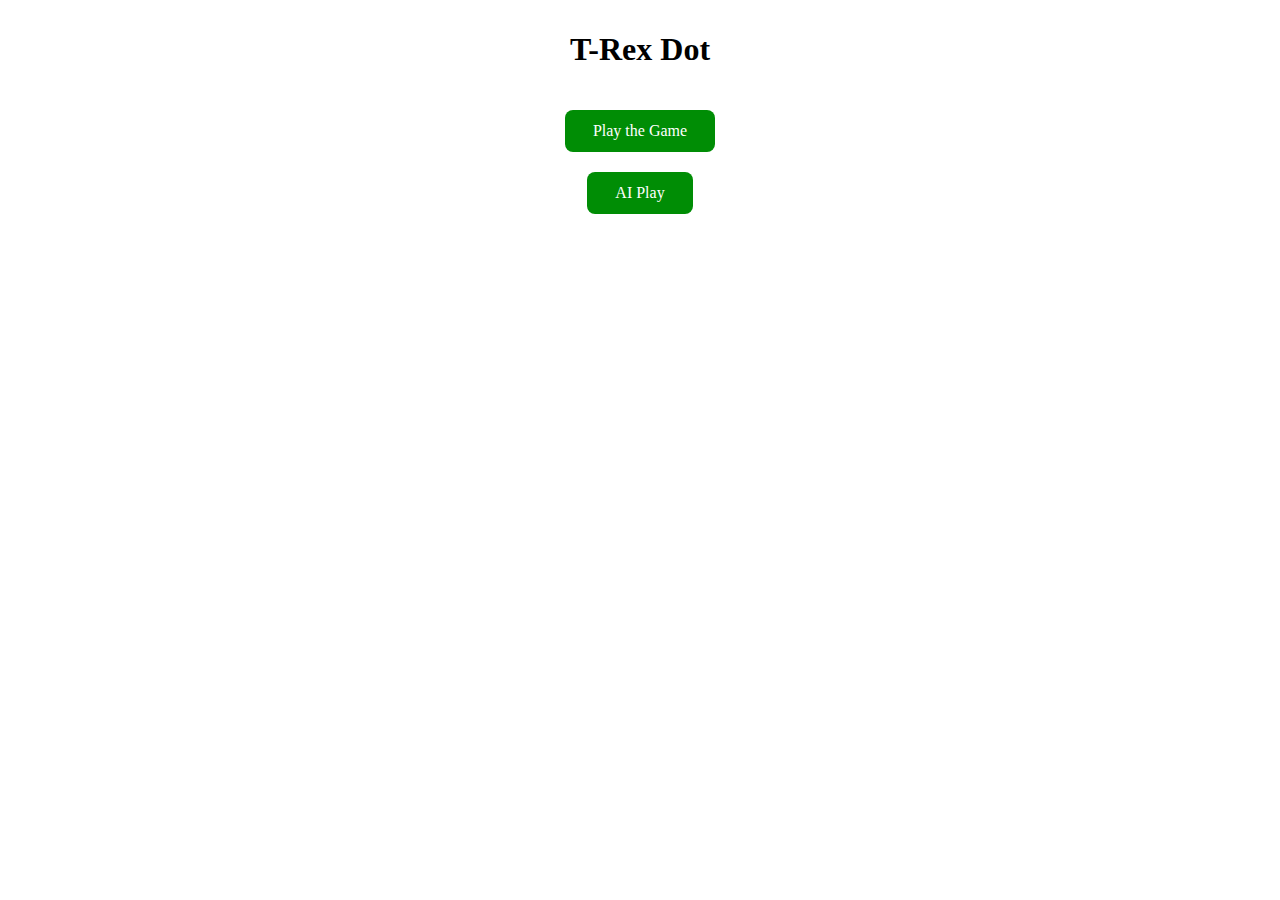
<file: index.html>
<!DOCTYPE html>
<head>
  <meta charset="utf-8">
  <meta name="viewport" content="width=device-width, initial-scale=1.0,maximum-scale=1.0, user-scalable=no">
  <link rel="stylesheet" href="css/main.css">
  <link rel="stylesheet" href="css/game.css">
</head>
<body class="Index">
    
    <div class="flexc1">
        <div class="flexi "><h1>T-Rex Dot</h1></div>
        <div class="flexi"><a class="new_a" href='./human.html'>Play the Game</a></div>
        <div class="flexi">
            <label class="new_a">
                <input type="file" id="selectFiles"></input>
                AI Play
            </label>
        </div>
    </div>
    
</body>

<script type="text/javascript">
    document.getElementById('selectFiles').addEventListener("change", e => {
                                                            var importedFile = e.target.files[0];
                                                            
                                                            var reader = new FileReader();
                                                            reader.onload = function() {
                                                            var fileContent = JSON.parse(reader.result);
                                                            var formatted = JSON.stringify(fileContent, null, 2);
                                                            
                                                            //document.getElementById('result').value = formatted;
                                                            sessionStorage.setItem("model", formatted);
                                                            console.log(sessionStorage.getItem("model"));
                                                            location.href = './AI.html';
                                                            };
                                                            reader.readAsText(importedFile);
                                                          });
</script>

</html>
</file>
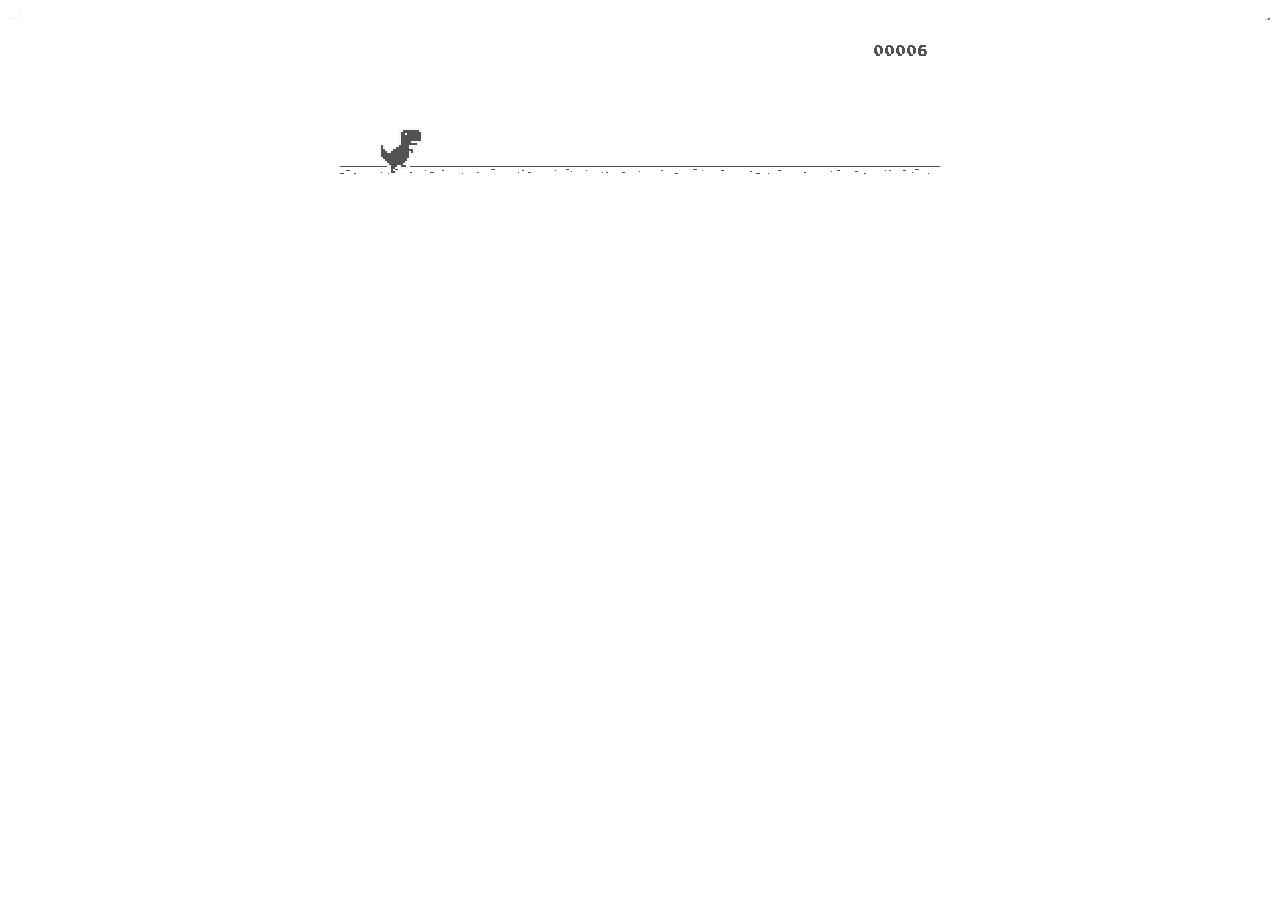
<file: AI.html>
<!DOCTYPE html>
<head>
  <meta charset="utf-8">
  <meta name="viewport" content="width=device-width, initial-scale=1.0,maximum-scale=1.0, user-scalable=no">
  <link rel="stylesheet" href="css/main.css">
  <link rel="stylesheet" href="css/game.css">
</head>

<body id="t" class="offline">

  <div id="offline-resources">
    <img id="offline-resources-1x"
         src="[data-uri]">
    <img id="offline-resources-2x" src="[data-uri]">
  </div>

  <div class="flexc">
    <img id="imgElem" class='flexi' width="10px" height="10px"></img>
    <canvas id="canvas" class="flexi" width="10" height="10"></canvas>
  </div>

  <div class="flexc1">
      <!--<button onclick="loadnet()">Load</button><br/><br/>-->
      <div id="main-frame-error" class="interstitial-wrapper dino0"><div id="main-content"></div></div>
  </div>
    
  
</body>

<!-- Deep Q Learning -->
<script src="convnetjs/build/convnet.js"></script>
<script src="convnetjs/build/util.js"></script>
<script src="convnetjs/build/vis.js"></script>
<script src="convnetjs/build/deepqlearn.js"></script>
<script src="js/game.js"></script>
<script src="js/player.js"></script>

<!-- Strategies -->
<script src="js/deepq.js"></script>

<script type="text/javascript">
  setInterval(function (){Runner.instance_.tRex.xPos = 21}, 2000);
</script>

<!--
<script type="text/javascript">
  function loadnet() {
    
  }
</script>
 -->

</html>
</file>
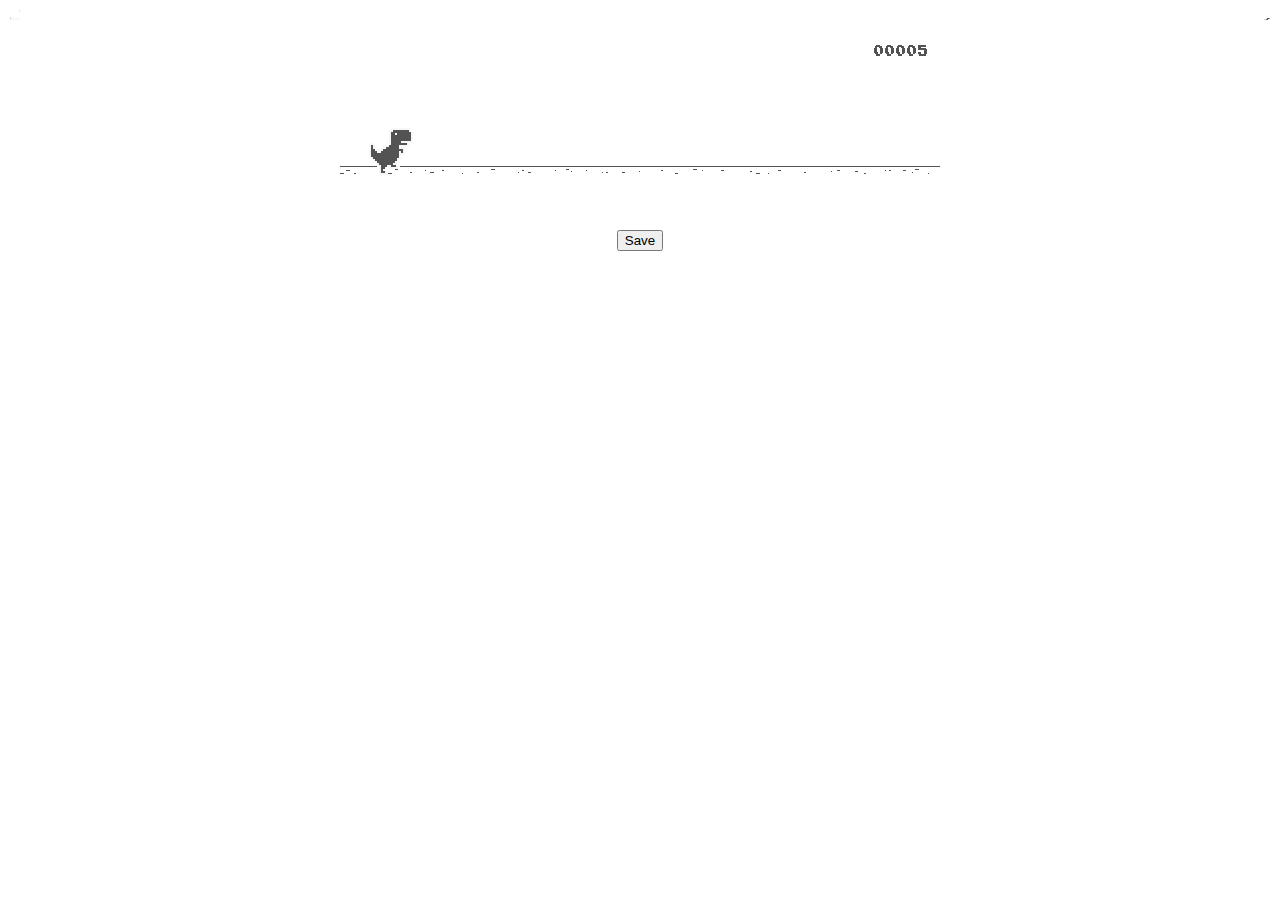
<file: human.html>
<!DOCTYPE html>
<head>
  <meta charset="utf-8">
  <meta name="viewport" content="width=device-width, initial-scale=1.0,maximum-scale=1.0, user-scalable=no">
  <link rel="stylesheet" href="css/main.css">
  <link rel="stylesheet" href="css/game.css">
</head>

<body id="t" class="offline">

  <div id="offline-resources">
    <img id="offline-resources-1x"
         src="[data-uri]">
    <img id="offline-resources-2x" src="[data-uri]">
  </div>

  <div class="flexc">
    <img id="imgElem" class='flexi' width="10px" height="10px"></img>
    <canvas id="canvas" class="flexi" width="10" height="10"></canvas>
  </div>
  
  <div class="flexc1">   
    <div id="main-frame-error" class="interstitial-wrapper dino0 flexi"><div id="main-content"></div></div>
    <button onclick="savenet()" class="flexi" id="data">Save</button><br /><br />
  </div>
  
</body>

<!-- Deep Q Learning -->
<script src="convnetjs/build/convnet.js"></script>
<script src="convnetjs/build/util.js"></script>
<script src="convnetjs/build/vis.js"></script>
<script src="convnetjs/build/deepqlearn.js"></script>
<script src="js/game.js"></script>
<script src="js/player.js"></script>

<!-- Strategies -->
<script src="js/deepq.js"></script>

<script type="text/javascript">
  setInterval(function (){Runner.instance_.tRex.xPos = 21}, 2000);
</script>

<script type="text/javascript">
  function savenet() {
      var j = brain.value_net.toJSON();
      var t = JSON.stringify(j);
      var element = document.createElement('a');
      element.setAttribute('href', 'data:json/plain;charset=utf-8,' + encodeURIComponent(t));
      element.setAttribute('download', "data.json");
      element.style.display = 'none';
      document.body.appendChild(element);
      element.click();
      document.body.removeChild(element);
  }
</script>
</html>
</file>
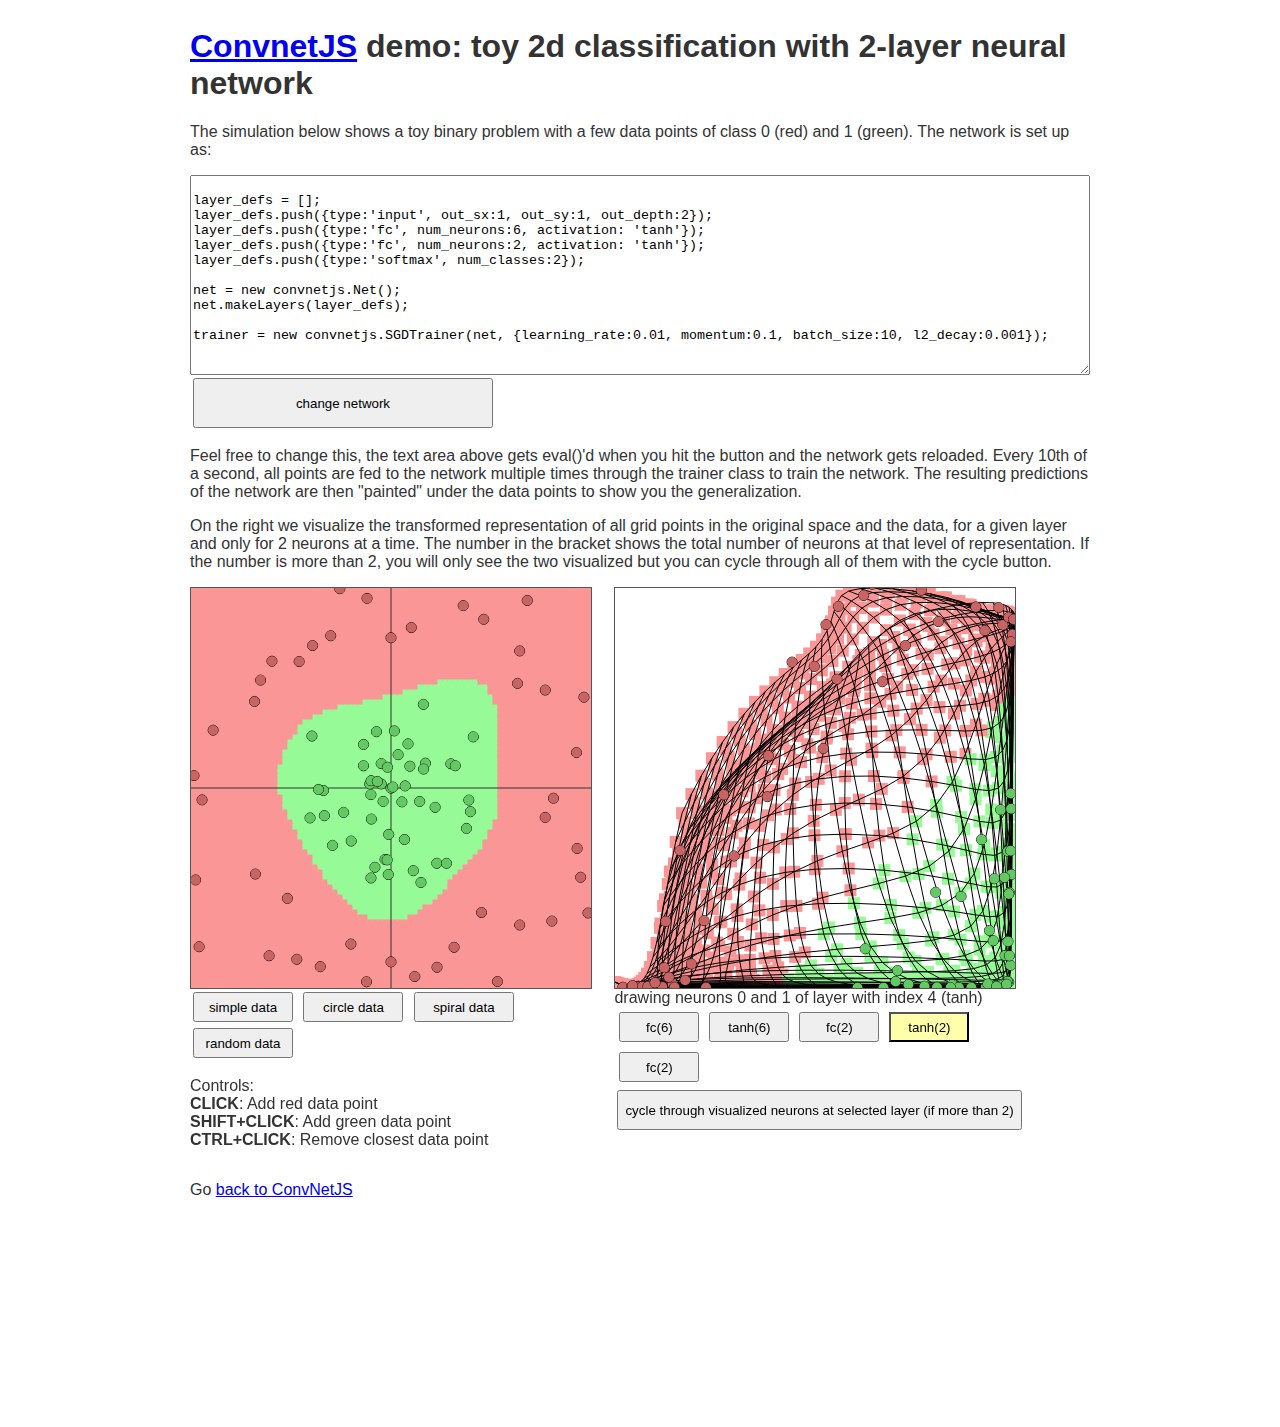
<file: convnetjs/demo/classify2d.html>
<html>
<head>
<title>ConvNetJS demo: Classify toy 2D data</title>
<link href='http://fonts.googleapis.com/css?family=Cabin' rel='stylesheet' type='text/css'>

<script src="jquery-1.8.3.min.js"></script>
<script src="./npgmain.js"></script>
<script src="../build/convnet.js"></script>
<script src="../build/util.js"></script>
<script type="text/javascript">

var data, labels, N;
var ss = 50.0; // scale for drawing

// create neural net
var layer_defs, net, trainer;
var t = "\n\
layer_defs = [];\n\
layer_defs.push({type:'input', out_sx:1, out_sy:1, out_depth:2});\n\
layer_defs.push({type:'fc', num_neurons:6, activation: 'tanh'});\n\
layer_defs.push({type:'fc', num_neurons:2, activation: 'tanh'});\n\
layer_defs.push({type:'softmax', num_classes:2});\n\
\n\
net = new convnetjs.Net();\n\
net.makeLayers(layer_defs);\n\
\n\
trainer = new convnetjs.SGDTrainer(net, {learning_rate:0.01, momentum:0.1, batch_size:10, l2_decay:0.001});\n\
";

function reload() {
  eval($("#layerdef").val());

  // enter buttons for layers
  var t = '';
  for(var i=1;i<net.layers.length-1;i++) { // ignore input and regression layers (first and last)
    var butid = "button" + i;
    t += "<input id=\""+butid+"\" value=\"" + net.layers[i].layer_type + "(" + net.layers[i].out_depth + ")" +"\" type=\"submit\" onclick=\"updateLix("+i+")\" style=\"width:80px; height: 30px; margin:5px;\";>";
  }
  $("#layer_ixes").html(t);
  $("#button"+lix).css('background-color', '#FFA');
  $("#cyclestatus").html('drawing neurons ' + d0 + ' and ' + d1 + ' of layer with index ' + lix + ' (' + net.layers[lix].layer_type + ')');
}
function updateLix(newlix) {
  $("#button"+lix).css('background-color', ''); // erase highlight
  lix = newlix;
  d0 = 0;
  d1 = 1; // reset these
  $("#button"+lix).css('background-color', '#FFA');

  $("#cyclestatus").html('drawing neurons ' + d0 + ' and ' + d1 + ' of layer with index ' + lix + ' (' + net.layers[lix].layer_type + ')');
}
 

function myinit() { }

function random_data(){
  data = [];
  labels = [];
  for(var k=0;k<40;k++) {
    data.push([convnetjs.randf(-3,3), convnetjs.randf(-3,3)]); labels.push(convnetjs.randf(0,1) > 0.5 ? 1 : 0);
  }
  N = labels.length;
}

function original_data(){
  
  data = [];
  labels = [];
  data.push([-0.4326  ,  1.1909 ]); labels.push(1);
  data.push([3.0, 4.0]); labels.push(1);
  data.push([0.1253 , -0.0376   ]); labels.push(1);
  data.push([0.2877 ,   0.3273  ]); labels.push(1);
  data.push([-1.1465 ,   0.1746 ]); labels.push(1);
  data.push([1.8133 ,   1.0139  ]); labels.push(0);
  data.push([2.7258 ,   1.0668  ]); labels.push(0);
  data.push([1.4117 ,   0.5593  ]); labels.push(0);
  data.push([4.1832 ,   0.3044  ]); labels.push(0);
  data.push([1.8636 ,   0.1677  ]); labels.push(0);
  data.push([0.5 ,   3.2  ]); labels.push(1);
  data.push([0.8 ,   3.2  ]); labels.push(1);
  data.push([1.0 ,   -2.2  ]); labels.push(1);
  N = labels.length;
}

function circle_data() {
  data = [];
  labels = [];
  for(var i=0;i<50;i++) {
    var r = convnetjs.randf(0.0, 2.0);
    var t = convnetjs.randf(0.0, 2*Math.PI);
    data.push([r*Math.sin(t), r*Math.cos(t)]);
    labels.push(1);
  }
  for(var i=0;i<50;i++) {
    var r = convnetjs.randf(3.0, 5.0);
    //var t = convnetjs.randf(0.0, 2*Math.PI);
    var t = 2*Math.PI*i/50.0
    data.push([r*Math.sin(t), r*Math.cos(t)]);
    labels.push(0);
  }
  N = data.length;
}

function spiral_data() {
  data = [];
  labels = [];
  var n = 100;
  for(var i=0;i<n;i++) {
    var r = i/n*5 + convnetjs.randf(-0.1, 0.1);
    var t = 1.25*i/n*2*Math.PI + convnetjs.randf(-0.1, 0.1);
    data.push([r*Math.sin(t), r*Math.cos(t)]);
    labels.push(1);
  }
  for(var i=0;i<n;i++) {
    var r = i/n*5 + convnetjs.randf(-0.1, 0.1);
    var t = 1.25*i/n*2*Math.PI + Math.PI + convnetjs.randf(-0.1, 0.1);
    data.push([r*Math.sin(t), r*Math.cos(t)]);
    labels.push(0);
  }
  N = data.length;
}
 
function update(){
  // forward prop the data

  var start = new Date().getTime();

  var x = new convnetjs.Vol(1,1,2);
  //x.w = data[ix];
  var avloss = 0.0;
  for(var iters=0;iters<20;iters++) {
    for(var ix=0;ix<N;ix++) {
      x.w = data[ix];
      var stats = trainer.train(x, labels[ix]);
      avloss += stats.loss;
    }
  }
  avloss /= N*iters;

  var end = new Date().getTime();
  var time = end - start;
      
  //console.log('loss = ' + avloss + ', 100 cycles through data in ' + time + 'ms');
}

function cycle() {
  var selected_layer = net.layers[lix];
  d0 += 1;
  d1 += 1;
  if(d1 >= selected_layer.out_depth) d1 = 0; // and wrap
  if(d0 >= selected_layer.out_depth) d0 = 0; // and wrap
  $("#cyclestatus").html('drawing neurons ' + d0 + ' and ' + d1 + ' of layer #' + lix + ' (' + net.layers[lix].layer_type + ')');
}

var lix = 4; // layer id to track first 2 neurons of
var d0 = 0; // first dimension to show visualized
var d1 = 1; // second dimension to show visualized
function draw(){
    
    ctx.clearRect(0,0,WIDTH,HEIGHT);
    
    var netx = new convnetjs.Vol(1,1,2);
    // draw decisions in the grid
    var density= 5.0;
    var gridstep = 2;
    var gridx = [];
    var gridy = [];
    var gridl = []; 
    for(var x=0.0, cx=0; x<=WIDTH; x+= density, cx++) {
      for(var y=0.0, cy=0; y<=HEIGHT; y+= density, cy++) {
        //var dec= svm.marginOne([(x-WIDTH/2)/ss, (y-HEIGHT/2)/ss]);
        netx.w[0] = (x-WIDTH/2)/ss;
        netx.w[1] = (y-HEIGHT/2)/ss;
        var a = net.forward(netx, false);
        
        if(a.w[0] > a.w[1]) ctx.fillStyle = 'rgb(250, 150, 150)';
        else ctx.fillStyle = 'rgb(150, 250, 150)';

        //ctx.fillStyle = 'rgb(150,' + Math.floor(a.w[0]*105)+150 + ',150)';
        //ctx.fillStyle = 'rgb(' + Math.floor(a.w[0]*255) + ',' + Math.floor(a.w[1]*255) + ', 0)';
        ctx.fillRect(x-density/2-1, y-density/2-1, density+2, density+2);

        if(cx%gridstep === 0 && cy%gridstep===0) {
          // record the transformation information
          var xt = net.layers[lix].out_act.w[d0]; // in screen coords
          var yt = net.layers[lix].out_act.w[d1]; // in screen coords
          gridx.push(xt);
          gridy.push(yt);
          gridl.push(a.w[0] > a.w[1]); // remember final label as well
        }
      }
    }

    // draw axes
    ctx.beginPath();
    ctx.strokeStyle = 'rgb(50,50,50)';
    ctx.lineWidth = 1;
    ctx.moveTo(0, HEIGHT/2);
    ctx.lineTo(WIDTH, HEIGHT/2);
    ctx.moveTo(WIDTH/2, 0);
    ctx.lineTo(WIDTH/2, HEIGHT);
    ctx.stroke();

    // draw representation transformation axes for two neurons at some layer
    var mmx = cnnutil.maxmin(gridx);
    var mmy = cnnutil.maxmin(gridy);
    visctx.clearRect(0,0,visWIDTH,visHEIGHT);
    visctx.strokeStyle = 'rgb(0, 0, 0)';
    var n = Math.floor(Math.sqrt(gridx.length)); // size of grid. Should be fine?
    var ng = gridx.length;
    var c = 0; // counter
    visctx.beginPath() 
    for(var x=0;x<n;x++) {
      for(var y=0;y<n;y++) {

        // down
        var ix1 = x*n+y;
        var ix2 = x*n+y+1;
        if(ix1 >= 0 && ix2 >= 0 && ix1 < ng && ix2 < ng && y<n-1) { // check oob
          var xraw = gridx[ix1];
          xraw1 = visWIDTH*(gridx[ix1] - mmx.minv)/mmx.dv;
          yraw1 = visHEIGHT*(gridy[ix1] - mmy.minv)/mmy.dv;
          xraw2 = visWIDTH*(gridx[ix2] - mmx.minv)/mmx.dv;
          yraw2 = visHEIGHT*(gridy[ix2] - mmy.minv)/mmy.dv;
          visctx.moveTo(xraw1, yraw1);
          visctx.lineTo(xraw2, yraw2);
        }

        // and draw its color
        if(gridl[ix1]) visctx.fillStyle = 'rgb(250, 150, 150)';
        else visctx.fillStyle = 'rgb(150, 250, 150)';
        var sz = density * gridstep;
        visctx.fillRect(xraw1-sz/2-1, yraw1-sz/2-1, sz+2, sz+2);

        // right
        var ix1 = (x+1)*n+y;
        var ix2 = x*n+y;
        if(ix1 >= 0 && ix2 >= 0 && ix1 < ng && ix2 < ng && x <n-1) { // check oob
          var xraw = gridx[ix1];
          xraw1 = visWIDTH*(gridx[ix1] - mmx.minv)/mmx.dv;
          yraw1 = visHEIGHT*(gridy[ix1] - mmy.minv)/mmy.dv;
          xraw2 = visWIDTH*(gridx[ix2] - mmx.minv)/mmx.dv;
          yraw2 = visHEIGHT*(gridy[ix2] - mmy.minv)/mmy.dv;
          visctx.moveTo(xraw1, yraw1);
          visctx.lineTo(xraw2, yraw2);
        }
 
      }
    }
    visctx.stroke();

    // draw datapoints.
    ctx.strokeStyle = 'rgb(0,0,0)';
    ctx.lineWidth = 1;
    for(var i=0;i<N;i++) {
      
      if(labels[i]==1) ctx.fillStyle = 'rgb(100,200,100)';
      else ctx.fillStyle = 'rgb(200,100,100)';
      
      drawCircle(data[i][0]*ss+WIDTH/2, data[i][1]*ss+HEIGHT/2, 5.0);

      // also draw transformed data points while we're at it
      netx.w[0] = data[i][0];
      netx.w[1] = data[i][1]
      var a = net.forward(netx, false);
      var xt = visWIDTH * (net.layers[lix].out_act.w[d0] - mmx.minv) / mmx.dv; // in screen coords
      var yt = visHEIGHT * (net.layers[lix].out_act.w[d1] - mmy.minv) / mmy.dv; // in screen coords
      if(labels[i]==1) visctx.fillStyle = 'rgb(100,200,100)';
      else visctx.fillStyle = 'rgb(200,100,100)';
      visctx.beginPath();
      visctx.arc(xt, yt, 5.0, 0, Math.PI*2, true); 
      visctx.closePath();
      visctx.stroke();
      visctx.fill();
    }
}

function mouseClick(x, y, shiftPressed, ctrlPressed){
  
  // x and y transformed to data space coordinates
  var xt = (x-WIDTH/2)/ss;
  var yt = (y-HEIGHT/2)/ss;

  if(ctrlPressed) {
    // remove closest data point
    var mink = -1;
    var mind = 99999;
    for(var k=0, n=data.length;k<n;k++) {
      var dx = data[k][0] - xt;
      var dy = data[k][1] - yt;
      var d = dx*dx+dy*dy;
      if(d < mind || k==0) {
        mind = d;
        mink = k;
      }
    }
    if(mink>=0) {
      console.log('splicing ' + mink);
      data.splice(mink, 1);
      labels.splice(mink, 1);
      N -= 1;
    }

  } else {
    // add datapoint at location of click
    data.push([xt, yt]);
    labels.push(shiftPressed ? 1 : 0);
    N += 1;
  }

}

function keyDown(key){
}

function keyUp(key) {
}

$(function() {
    // note, globals
    viscanvas = document.getElementById('viscanvas');
    visctx = viscanvas.getContext('2d');
    visWIDTH = viscanvas.width;
    visHEIGHT = viscanvas.height;

    circle_data();
    $("#layerdef").val(t);
    reload();
    NPGinit(20);

});
</script>

<style type="text/css">
body {
  font-family: Arial, "Helvetica Neue", Helvetica, sans-serif;
  color: #333;
  padding: 20px;
}
canvas { 
    border: 1px solid #555;
}
#wrap {
  width: 900px;
  margin-right: auto;
  margin-left: auto;
  margin-bottom: 200px;
}
.pane {
  width: 420px;
  display: inline-block;
  vertical-align: top;
}
input[type="submit"]
{
  margin: 3px;
}

</style>

</head>

<body>

<div id="wrap">
<h1><a href="http://cs.stanford.edu/people/karpathy/convnetjs">ConvnetJS</a> demo: toy 2d classification with 2-layer neural network</h1>

<p>The simulation below shows a toy binary problem with a few data points of class 0 (red) and 1 (green). The network is set up as:</p>

<textarea id="layerdef" style="width:100%; height:200px;">
</textarea>
<br>
<input id="buttontp" type="submit" value="change network" onclick="reload();" style="width: 300px; height: 50px;"/>

<p>Feel free to change this, the text area above gets eval()'d when you hit the button and the network gets reloaded. Every 10th of a second, all points are fed to the network multiple times through the trainer class to train the network. The resulting predictions of the network are then "painted" under the data points to show you the generalization.</p>

<p>On the right we visualize the transformed representation of all grid points in the original space and the data, for a given layer and only for 2 neurons at a time. The number in the bracket shows the total number of neurons at that level of representation. If the number is more than 2, you will only see the two visualized but you can cycle through all of them with the cycle button.</p>

<div class="panes">
<div class="pane">
<canvas id="NPGcanvas" width="400" height="400">Browser not supported for Canvas. Get a real browser.</canvas>
<input id="buttondata1" type="submit" value="simple data" onclick="original_data();" style="width: 100px; height: 30px;"/>
<input id="buttondata2" type="submit" value="circle data" onclick="circle_data();" style="width: 100px; height: 30px;"/>
<input id="buttondata3" type="submit" value="spiral data" onclick="spiral_data();" style="width: 100px; height: 30px;"/><br>
<input id="buttondata4" type="submit" value="random data" onclick="random_data();" style="width: 100px; height: 30px;"/><br>
<p>
Controls:<br>
<b>CLICK</b>: Add red data point<br>
<b>SHIFT+CLICK</b>: Add green data point<br>
<b>CTRL+CLICK</b>: Remove closest data point<br>
</p>
</div>

<div class="pane">
  <canvas id="viscanvas" width="400" height="400">Browser not supported for Canvas. Get a real browser.</canvas>
  <div id="cyclestatus"></div>
<div id="layer_ixes"></div>
<input id="buttoncycle" type="submit" value="cycle through visualized neurons at selected layer (if more than 2)" onclick="cycle();" style="height: 40px;"/>
</div>

</div>

<p>Go <a href="http://cs.stanford.edu/people/karpathy/convnetjs/">back to ConvNetJS</a></p>

</div>

</body>
</html>
</file>
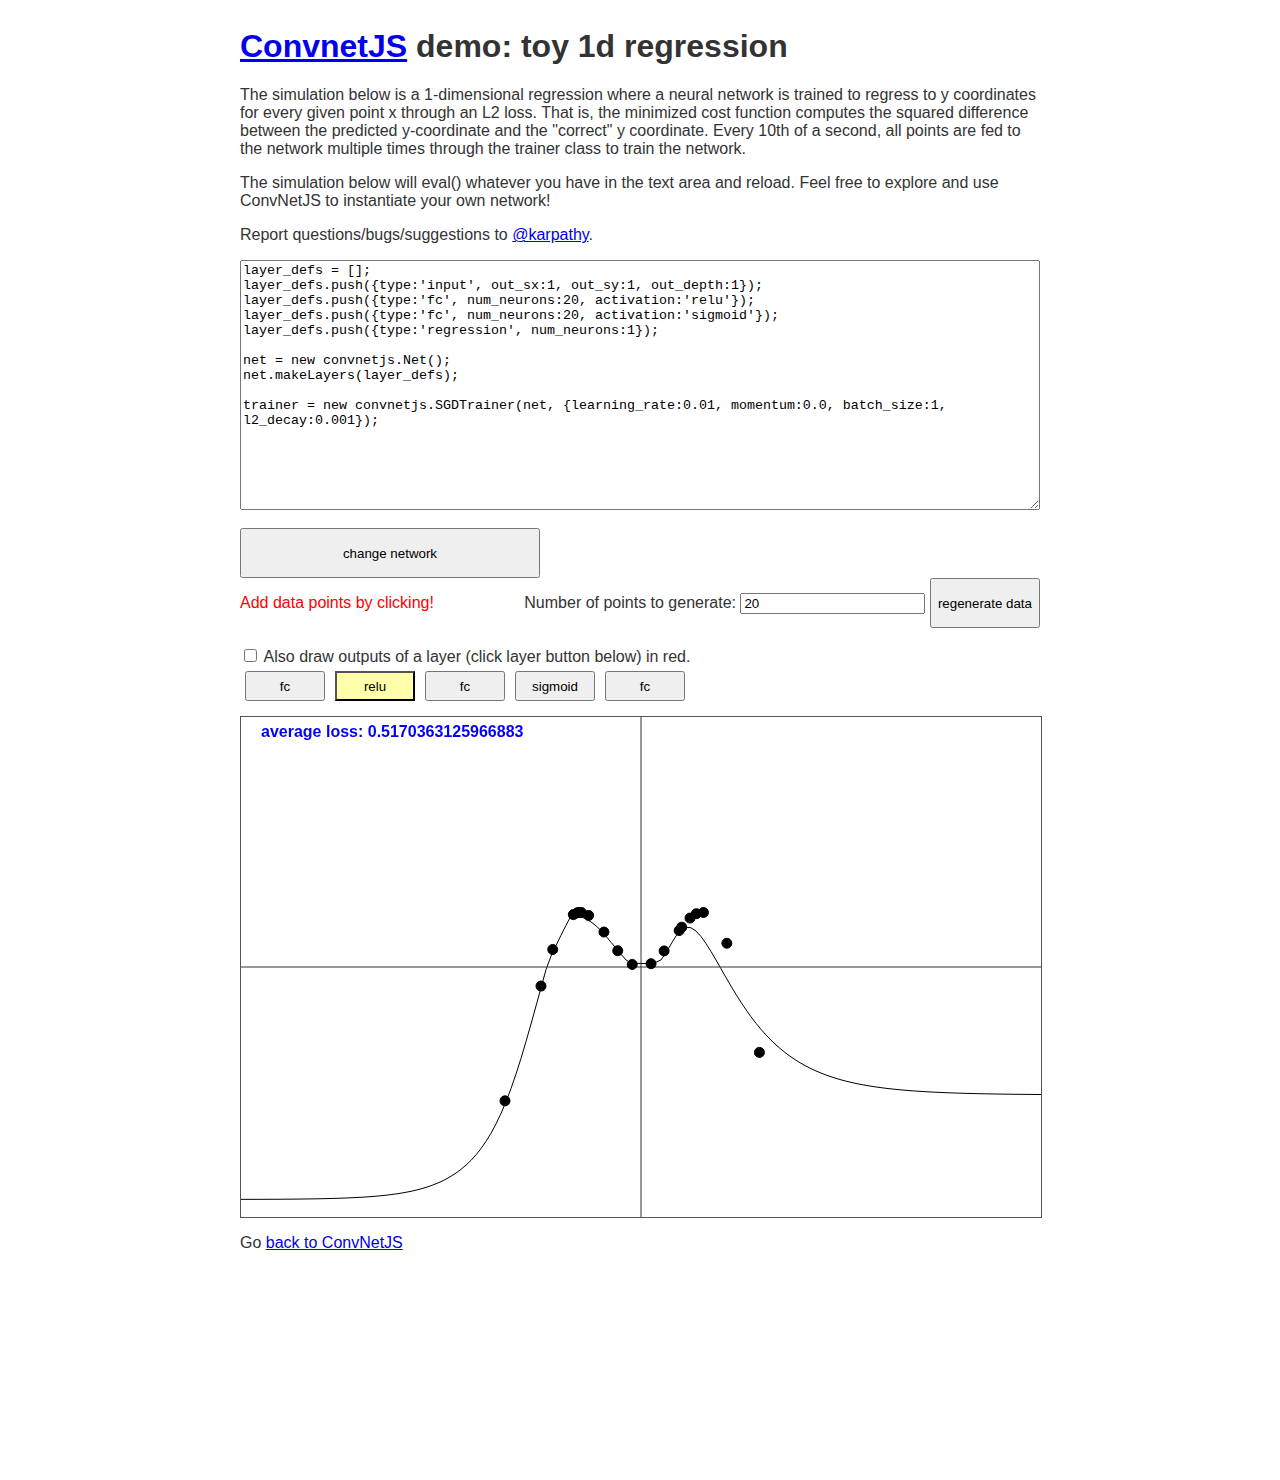
<file: convnetjs/demo/regression.html>
<html>
<head>
<title>ConvNetJS demo: Classify toy 2D data</title>
<link href='http://fonts.googleapis.com/css?family=Cabin' rel='stylesheet' type='text/css'>

<script>
      (function(i,s,o,g,r,a,m){i['GoogleAnalyticsObject']=r;i[r]=i[r]||function(){
      (i[r].q=i[r].q||[]).push(arguments)},i[r].l=1*new Date();a=s.createElement(o),
      m=s.getElementsByTagName(o)[0];a.async=1;a.src=g;m.parentNode.insertBefore(a,m)
      })(window,document,'script','//www.google-analytics.com/analytics.js','ga');

      ga('create', 'UA-3698471-21', 'stanford.edu');
      ga('send', 'pageview');

    </script>

<style>
body {
  font-family: Arial, "Helvetica Neue", Helvetica, sans-serif;
  color: #333;
  padding: 20px;
}
</style>

<script src="jquery-1.8.3.min.js"></script>
<script src="./npgmain.js"></script>
<script src="../build/convnet.js"></script>
<script type="text/javascript">

var N, data, labels;
var ss = 30.0; // scale for drawing

var layer_defs, net, trainer;

// create neural net
var t = "layer_defs = [];\n\
layer_defs.push({type:'input', out_sx:1, out_sy:1, out_depth:1});\n\
layer_defs.push({type:'fc', num_neurons:20, activation:'relu'});\n\
layer_defs.push({type:'fc', num_neurons:20, activation:'sigmoid'});\n\
layer_defs.push({type:'regression', num_neurons:1});\n\
\n\
net = new convnetjs.Net();\n\
net.makeLayers(layer_defs);\n\
\n\
trainer = new convnetjs.SGDTrainer(net, {learning_rate:0.01, momentum:0.0, batch_size:1, l2_decay:0.001});\n\
";

var lix=2; // layer id of layer we'd like to draw outputs of
function reload() {
  eval($("#layerdef").val());

  // refresh buttons
  var t = '';
  for(var i=1;i<net.layers.length-1;i++) { // ignore input and regression layers (first and last)
    var butid = "button" + i;
    t += "<input id=\""+butid+"\" value=\"" + net.layers[i].layer_type +"\" type=\"submit\" onclick=\"updateLix("+i+")\" style=\"width:80px; height: 30px; margin:5px;\";>";
  }
  $("#layer_ixes").html(t);
  $("#button"+lix).css('background-color', '#FFA');
}
function updateLix(newlix) {
  $("#button"+lix).css('background-color', ''); // erase highlight
  lix = newlix;
  $("#button"+lix).css('background-color', '#FFA');
}
 
function regen_data() {
  N = parseInt($("#num_data").val());
  data = [];
  labels = [];
  for(var i=0;i<N;i++) {
    var x = Math.random()*10-5;
    var y = x*Math.sin(x);
    data.push([x]);
    labels.push([y]);
  }
}

function myinit(){
  regen_data();
  $("#layerdef").val(t);
  reload();
}
 
function update(){
  // forward prop the data
  
  var netx = new convnetjs.Vol(1,1,1);
  avloss = 0.0;

  for(var iters=0;iters<50;iters++) {
    for(var ix=0;ix<N;ix++) {
      netx.w = data[ix];
      var stats = trainer.train(netx, labels[ix]);
      avloss += stats.loss;
    }
  }
  avloss /= N*iters;

}

function draw(){
    
    ctx.clearRect(0,0,WIDTH,HEIGHT);
    ctx.fillStyle = "black";

    var netx = new convnetjs.Vol(1,1,1);

    // draw decisions in the grid
    var density= 5.0;
    var draw_neuron_outputs = $("#layer_outs").is(':checked');
    
    // draw final decision
    var neurons = [];
    ctx.beginPath();
    for(var x=0.0; x<=WIDTH; x+= density) {

      netx.w[0] = (x-WIDTH/2)/ss;
      var a = net.forward(netx);
      var y = a.w[0];

      if(draw_neuron_outputs) {
        neurons.push(net.layers[lix].out_act.w); // back these up
      }

      if(x===0) ctx.moveTo(x, -y*ss+HEIGHT/2);
      else ctx.lineTo(x, -y*ss+HEIGHT/2);
    }
    ctx.stroke();

    // draw individual neurons on first layer
    if(draw_neuron_outputs) {
      var NL = neurons.length;
      ctx.strokeStyle = 'rgb(250,50,50)';
      for(var k=0;k<NL;k++) {
        ctx.beginPath();
        var n = 0;
        for(var x=0.0; x<=WIDTH; x+= density) {
          if(x===0) ctx.moveTo(x, -neurons[n][k]*ss+HEIGHT/2);
          else ctx.lineTo(x, -neurons[n][k]*ss+HEIGHT/2);
          n++;
        }
        ctx.stroke();
      }
    }
  
    // draw axes
    ctx.beginPath();
    ctx.strokeStyle = 'rgb(50,50,50)';
    ctx.lineWidth = 1;
    ctx.moveTo(0, HEIGHT/2);
    ctx.lineTo(WIDTH, HEIGHT/2);
    ctx.moveTo(WIDTH/2, 0);
    ctx.lineTo(WIDTH/2, HEIGHT);
    ctx.stroke();

    // draw datapoints. Draw support vectors larger
    ctx.strokeStyle = 'rgb(0,0,0)';
    ctx.lineWidth = 1;
    for(var i=0;i<N;i++) {
      drawCircle(data[i]*ss+WIDTH/2, -labels[i]*ss+HEIGHT/2, 5.0);
    }

    ctx.fillStyle = "blue";
    ctx.font = "bold 16px Arial";
    ctx.fillText("average loss: " + avloss, 20, 20);
}

function mouseClick(x, y, shiftPressed){
  
  // add datapoint at location of click
  data.push([(x-WIDTH/2)/ss]);
  labels.push([-(y-HEIGHT/2)/ss]);
  N += 1;

}

function keyDown(key){
}

function keyUp(key) {

}

$(function() {
    
});
</script>

<style type="text/css">
canvas { 
    border: 1px solid #555;
    margin-top: 10px;
}
#wrap {
  width: 800px;
  margin-right: auto;
  margin-left: auto;
  margin-bottom: 200px;
}
</style>

</head>

<body onLoad="NPGinit(10);">

<div id="wrap">
<h1><a href="http://cs.stanford.edu/people/karpathy/convnetjs">ConvnetJS</a> demo: toy 1d regression</h1>

<p>The simulation below is a 1-dimensional regression where a neural network is trained to regress to y coordinates for every given point x through an L2 loss. That is, the minimized cost function computes the squared difference between the predicted y-coordinate and the "correct" y coordinate. Every 10th of a second, all points are fed to the network multiple times through the trainer class to train the network.</p>

<p>The simulation below will eval() whatever you have in the text area and reload. Feel free to explore and use ConvNetJS to instantiate your own network!</p>

<p>Report questions/bugs/suggestions to <a href="https://twitter.com/karpathy">@karpathy</a>.</p>

<textarea id="layerdef" style="width:100%; height:250px;">
</textarea>
<br /><br  />
<input id="buttontp" type="submit" value="change network" onclick="reload();" style="width: 300px; height: 50px;"/>

<div style="float: right;">
Number of points to generate:  <input type="text" name="num_points" id="num_data" value="20">
<input type="submit" value="regenerate data" style="height:50px;" onclick="regen_data();" />
</div>

<br />
<p style="color: red">Add data points by clicking!</p>
<br />
<input type="checkbox" name="draw_layer_outputs" id="layer_outs">
Also draw outputs of a layer (click layer button below) in red.
<br /><div id="layer_ixes"></div>

<canvas id="NPGcanvas" width="800" height="500">Browser not supported for Canvas. Get a real browser.</canvas>

<p>Go <a href="http://cs.stanford.edu/people/karpathy/convnetjs/">back to ConvNetJS</a></p>

</div>

</body>
</html>
</file>
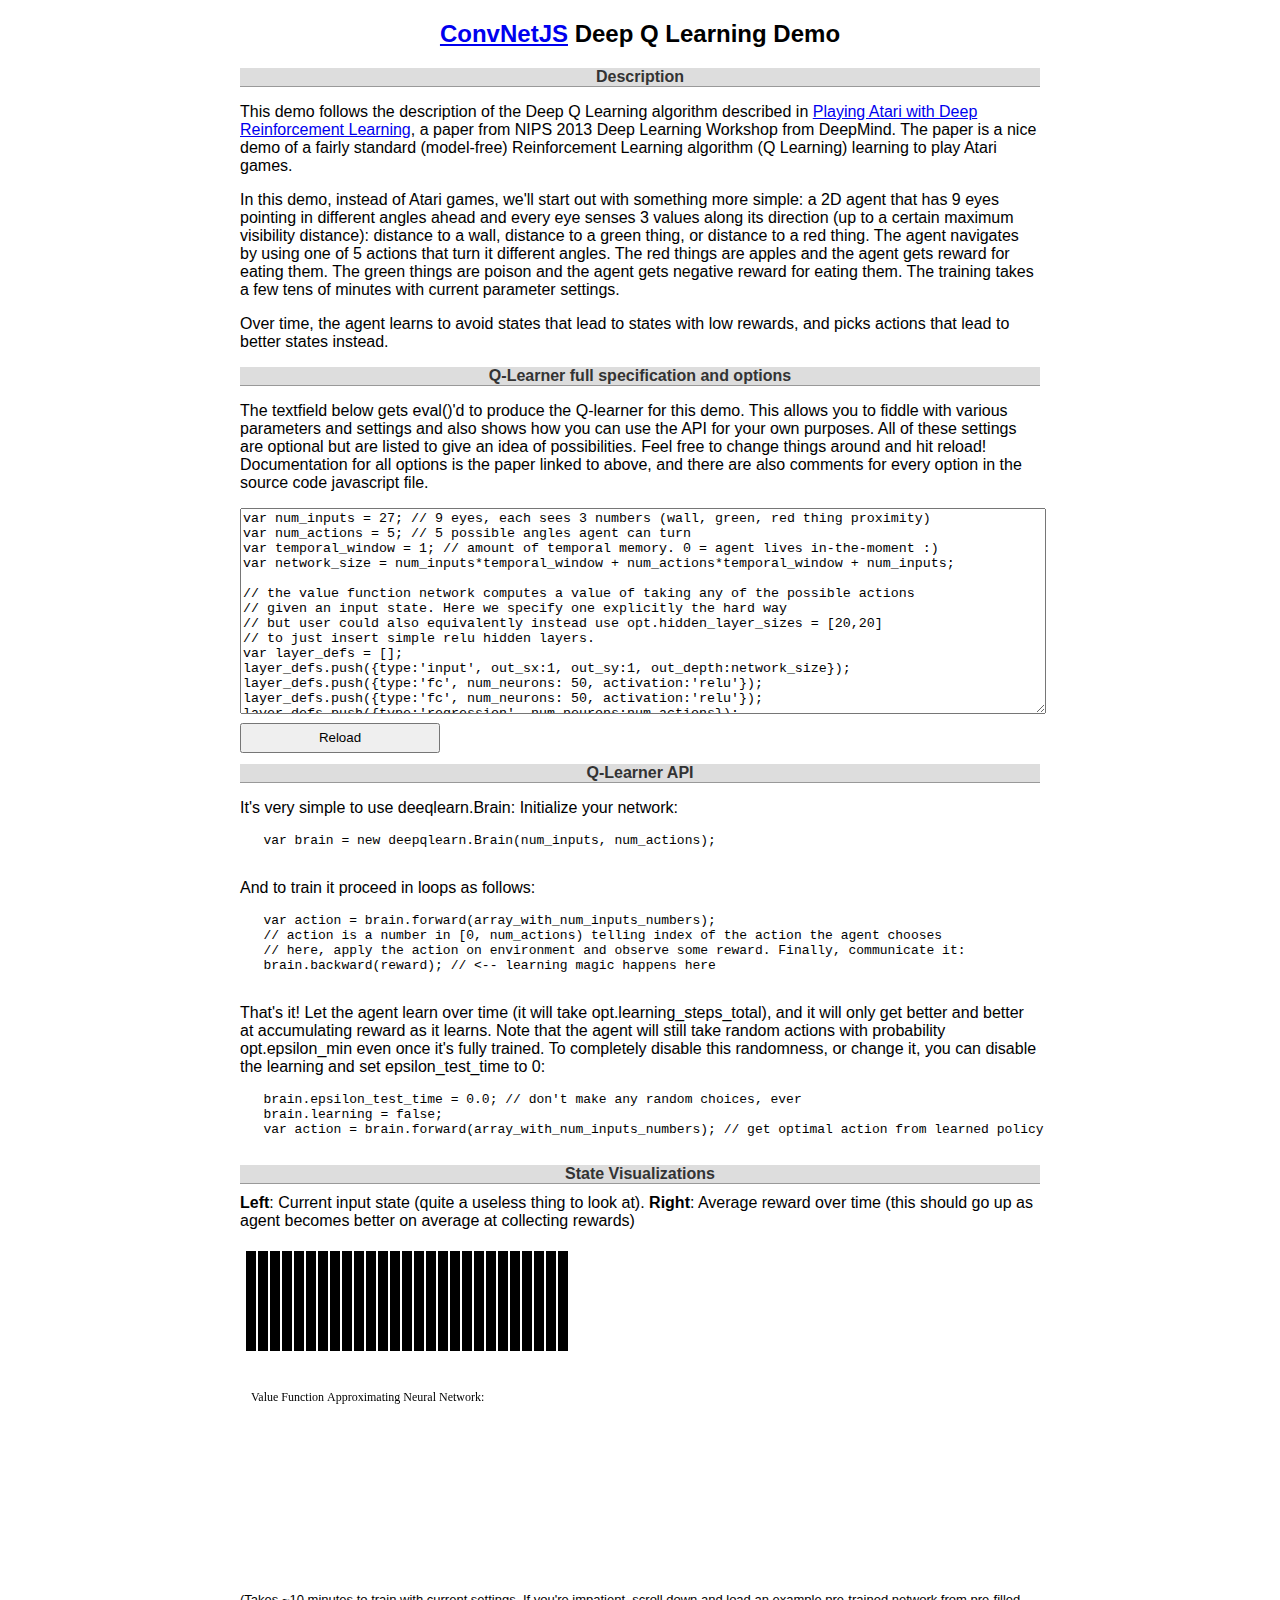
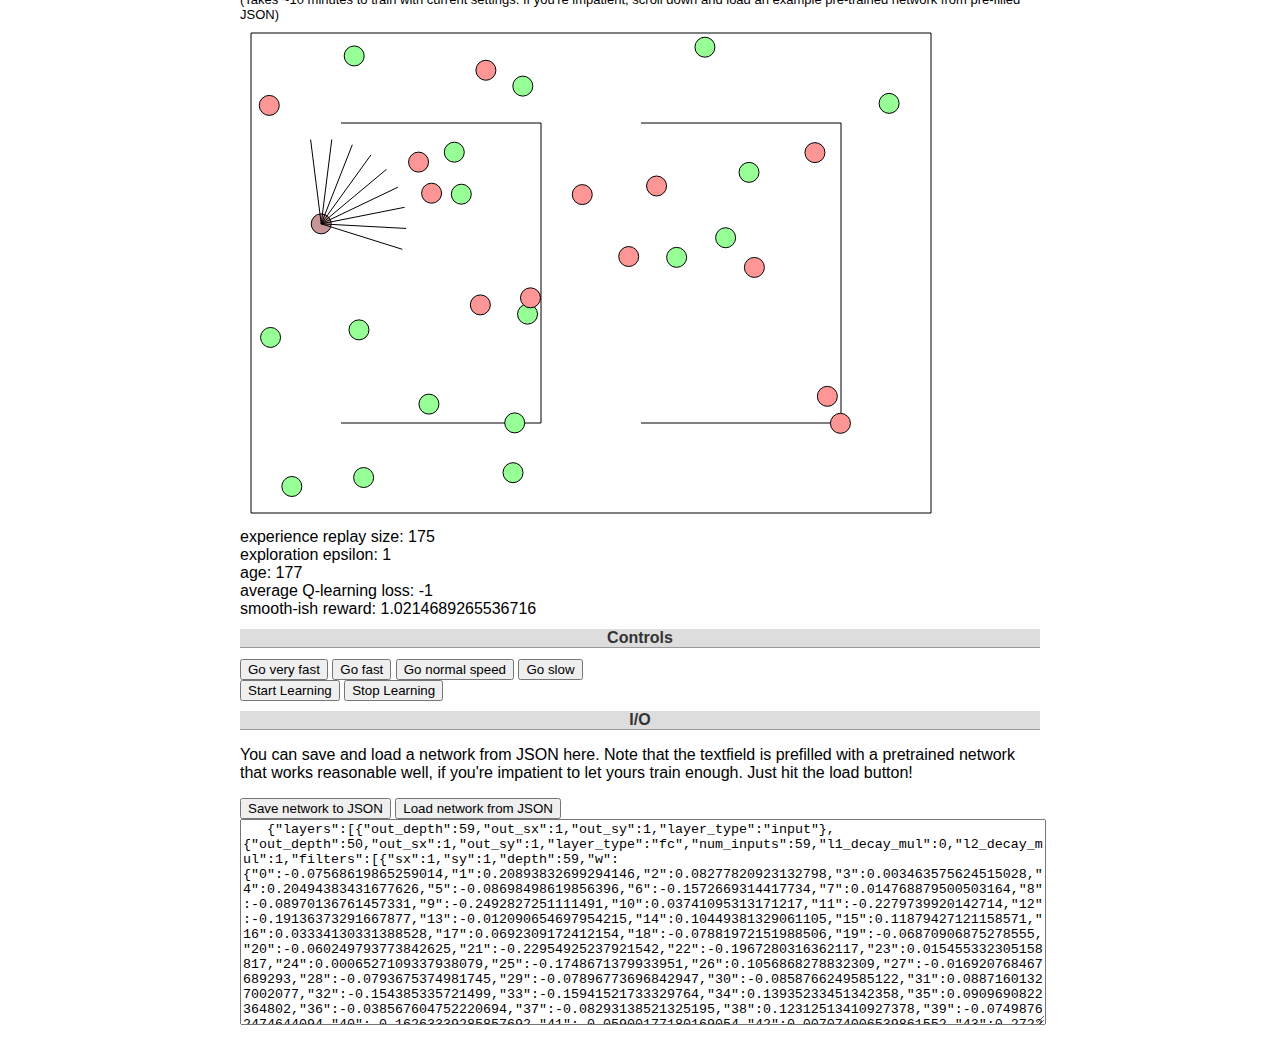
<file: convnetjs/demo/rldemo.html>
<!doctype html>
<html lang="en">
 <head>
  <meta charset="utf-8">
  <meta http-equiv="X-UA-Compatible" content="IE=edge,chrome=1">
  <title>ConvNetJS Deep Q Learning Reinforcement Learning with Neural Network demo</title>
  <meta name="description" content="">
  <meta name="author" content="">
  <meta name="viewport" content="width=device-width, initial-scale=1.0">

  <script src="../build/convnet.js"></script>
  <script src="../build/util.js"></script>
  <script src="../build/vis.js"></script>
  <script src="../build/deepqlearn.js"></script>
  
  <style>
  #wrap {
    width:800px;
    margin-left: auto;
    margin-right: auto;
  }
  h2 {
    text-align: center;
  }
  h1 {
    font-size: 16px;
    color: #333;
    background-color: #DDD;
    border-bottom: 1px #999 solid;
    text-align: center;
  }
  body {
    font-family: Arial, "Helvetica Neue", Helvetica, sans-serif;
  }
  </style>
  
  <script type="application/javascript">
    var canvas, ctx;
    
    // A 2D vector utility
    var Vec = function(x, y) {
      this.x = x;
      this.y = y;
    }
    Vec.prototype = {
      
      // utilities
      dist_from: function(v) { return Math.sqrt(Math.pow(this.x-v.x,2) + Math.pow(this.y-v.y,2)); },
      length: function() { return Math.sqrt(Math.pow(this.x,2) + Math.pow(this.y,2)); },
      
      // new vector returning operations
      add: function(v) { return new Vec(this.x + v.x, this.y + v.y); },
      sub: function(v) { return new Vec(this.x - v.x, this.y - v.y); },
      rotate: function(a) {  // CLOCKWISE
        return new Vec(this.x * Math.cos(a) + this.y * Math.sin(a),
                       -this.x * Math.sin(a) + this.y * Math.cos(a));
      },
      
      // in place operations
      scale: function(s) { this.x *= s; this.y *= s; },
      normalize: function() { var d = this.length(); this.scale(1.0/d); }
    }
    
    // line intersection helper function: does line segment (p1,p2) intersect segment (p3,p4) ?
    var line_intersect = function(p1,p2,p3,p4) {
      var denom = (p4.y-p3.y)*(p2.x-p1.x)-(p4.x-p3.x)*(p2.y-p1.y);
      if(denom===0.0) { return false; } // parallel lines
      var ua = ((p4.x-p3.x)*(p1.y-p3.y)-(p4.y-p3.y)*(p1.x-p3.x))/denom;
      var ub = ((p2.x-p1.x)*(p1.y-p3.y)-(p2.y-p1.y)*(p1.x-p3.x))/denom;
      if(ua>0.0&&ua<1.0&&ub>0.0&&ub<1.0) {
        var up = new Vec(p1.x+ua*(p2.x-p1.x), p1.y+ua*(p2.y-p1.y));
        return {ua:ua, ub:ub, up:up}; // up is intersection point
      }
      return false;
    }
    
    var line_point_intersect = function(p1,p2,p0,rad) {
      var v = new Vec(p2.y-p1.y,-(p2.x-p1.x)); // perpendicular vector
      var d = Math.abs((p2.x-p1.x)*(p1.y-p0.y)-(p1.x-p0.x)*(p2.y-p1.y));
      d = d / v.length();
      if(d > rad) { return false; }
      
      v.normalize();
      v.scale(d);
      var up = p0.add(v);
      if(Math.abs(p2.x-p1.x)>Math.abs(p2.y-p1.y)) {
        var ua = (up.x - p1.x) / (p2.x - p1.x);
      } else {
        var ua = (up.y - p1.y) / (p2.y - p1.y);
      }
      if(ua>0.0&&ua<1.0) {
        return {ua:ua, up:up};
      }
      return false;
    }
    
    // Wall is made up of two points
    var Wall = function(p1, p2) {
      this.p1 = p1;
      this.p2 = p2;
    }
    
    // World object contains many agents and walls and food and stuff
    var util_add_box = function(lst, x, y, w, h) {
      lst.push(new Wall(new Vec(x,y), new Vec(x+w,y)));
      lst.push(new Wall(new Vec(x+w,y), new Vec(x+w,y+h)));
      lst.push(new Wall(new Vec(x+w,y+h), new Vec(x,y+h)));
      lst.push(new Wall(new Vec(x,y+h), new Vec(x,y)));
    }
    
    // item is circle thing on the floor that agent can interact with (see or eat, etc)
    var Item = function(x, y, type) {
      this.p = new Vec(x, y); // position
      this.type = type;
      this.rad = 10; // default radius
      this.age = 0;
      this.cleanup_ = false;
    }
    
    var World = function() {
      this.agents = [];
      this.W = canvas.width;
      this.H = canvas.height;
      
      this.clock = 0;
      
      // set up walls in the world
      this.walls = []; 
      var pad = 10;
      util_add_box(this.walls, pad, pad, this.W-pad*2, this.H-pad*2);
      util_add_box(this.walls, 100, 100, 200, 300); // inner walls
      this.walls.pop();
      util_add_box(this.walls, 400, 100, 200, 300);
      this.walls.pop();
      
      // set up food and poison
      this.items = []
      for(var k=0;k<30;k++) {
        var x = convnetjs.randf(20, this.W-20);
        var y = convnetjs.randf(20, this.H-20);
        var t = convnetjs.randi(1, 3); // food or poison (1 and 2)
        var it = new Item(x, y, t);
        this.items.push(it);
      }
    }
    
    World.prototype = {      
      // helper function to get closest colliding walls/items
      stuff_collide_: function(p1, p2, check_walls, check_items) {
        var minres = false;
        
        // collide with walls
        if(check_walls) {
          for(var i=0,n=this.walls.length;i<n;i++) {
            var wall = this.walls[i];
            var res = line_intersect(p1, p2, wall.p1, wall.p2);
            if(res) {
              res.type = 0; // 0 is wall
              if(!minres) { minres=res; }
              else {
                // check if its closer
                if(res.ua < minres.ua) {
                  // if yes replace it
                  minres = res;
                }
              }
            }
          }
        }
        
        // collide with items
        if(check_items) {
          for(var i=0,n=this.items.length;i<n;i++) {
            var it = this.items[i];
            var res = line_point_intersect(p1, p2, it.p, it.rad);
            if(res) {
              res.type = it.type; // store type of item
              if(!minres) { minres=res; }
              else { if(res.ua < minres.ua) { minres = res; }
              }
            }
          }
        }
        
        return minres;
      },
      tick: function() {
        // tick the environment
        this.clock++;
        
        // fix input to all agents based on environment
        // process eyes
        this.collpoints = [];
        for(var i=0,n=this.agents.length;i<n;i++) {
          var a = this.agents[i];
          for(var ei=0,ne=a.eyes.length;ei<ne;ei++) {
            var e = a.eyes[ei];
            // we have a line from p to p->eyep
            var eyep = new Vec(a.p.x + e.max_range * Math.sin(a.angle + e.angle),
                               a.p.y + e.max_range * Math.cos(a.angle + e.angle));
            var res = this.stuff_collide_(a.p, eyep, true, true);
            if(res) {
              // eye collided with wall
              e.sensed_proximity = res.up.dist_from(a.p);
              e.sensed_type = res.type;
            } else {
              e.sensed_proximity = e.max_range;
              e.sensed_type = -1;
            }
          }
        }
        
        // let the agents behave in the world based on their input
        for(var i=0,n=this.agents.length;i<n;i++) {
          this.agents[i].forward();
        }
        
        // apply outputs of agents on evironment
        for(var i=0,n=this.agents.length;i<n;i++) {
          var a = this.agents[i];
          a.op = a.p; // back up old position
          a.oangle = a.angle; // and angle
          
          // steer the agent according to outputs of wheel velocities
          var v = new Vec(0, a.rad / 2.0);
          v = v.rotate(a.angle + Math.PI/2);
          var w1p = a.p.add(v); // positions of wheel 1 and 2
          var w2p = a.p.sub(v);
          var vv = a.p.sub(w2p);
          vv = vv.rotate(-a.rot1);
          var vv2 = a.p.sub(w1p);
          vv2 = vv2.rotate(a.rot2);
          var np = w2p.add(vv);
          np.scale(0.5);
          var np2 = w1p.add(vv2);
          np2.scale(0.5);
          a.p = np.add(np2);
          
          a.angle -= a.rot1;
          if(a.angle<0)a.angle+=2*Math.PI;
          a.angle += a.rot2;
          if(a.angle>2*Math.PI)a.angle-=2*Math.PI;
          
          // agent is trying to move from p to op. Check walls
          var res = this.stuff_collide_(a.op, a.p, true, false);
          if(res) {
            // wall collision! reset position
            a.p = a.op;
          }
          
          // handle boundary conditions
          if(a.p.x<0)a.p.x=0;
          if(a.p.x>this.W)a.p.x=this.W;
          if(a.p.y<0)a.p.y=0;
          if(a.p.y>this.H)a.p.y=this.H;
        }
        
        // tick all items
        var update_items = false;
        for(var i=0,n=this.items.length;i<n;i++) {
          var it = this.items[i];
          it.age += 1;
          
          // see if some agent gets lunch
          for(var j=0,m=this.agents.length;j<m;j++) {
            var a = this.agents[j];
            var d = a.p.dist_from(it.p);
            if(d < it.rad + a.rad) {
              
              // wait lets just make sure that this isn't through a wall
              var rescheck = this.stuff_collide_(a.p, it.p, true, false);
              if(!rescheck) { 
                // ding! nom nom nom
                if(it.type === 1) a.digestion_signal += 5.0; // mmm delicious apple
                if(it.type === 2) a.digestion_signal += -6.0; // ewww poison
                it.cleanup_ = true;
                update_items = true;
                break; // break out of loop, item was consumed
              }
            }
          }
          
          if(it.age > 5000 && this.clock % 100 === 0 && convnetjs.randf(0,1)<0.1) {
            it.cleanup_ = true; // replace this one, has been around too long
            update_items = true;
          }
        }
        if(update_items) {
          var nt = [];
          for(var i=0,n=this.items.length;i<n;i++) {
            var it = this.items[i];
            if(!it.cleanup_) nt.push(it);
          }
          this.items = nt; // swap
        }
        if(this.items.length < 30 && this.clock % 10 === 0 && convnetjs.randf(0,1)<0.25) {
          var newitx = convnetjs.randf(20, this.W-20);
          var newity = convnetjs.randf(20, this.H-20);
          var newitt = convnetjs.randi(1, 3); // food or poison (1 and 2)
          var newit = new Item(newitx, newity, newitt);
          this.items.push(newit);
        }
        
        // agents are given the opportunity to learn based on feedback of their action on environment
        for(var i=0,n=this.agents.length;i<n;i++) {
          this.agents[i].backward();
        }
      }
    }
    
    // Eye sensor has a maximum range and senses walls
    var Eye = function(angle) {
      this.angle = angle; // angle relative to agent its on
      this.max_range = 85;
      this.sensed_proximity = 85; // what the eye is seeing. will be set in world.tick()
      this.sensed_type = -1; // what does the eye see?
    }
    
    // A single agent
    var Agent = function() {
    
      // positional information
      this.p = new Vec(50, 50);
      this.op = this.p; // old position
      this.angle = 0; // direction facing
      
      this.actions = [];
      this.actions.push([1,1]);
      this.actions.push([0.8,1]);
      this.actions.push([1,0.8]);
      this.actions.push([0.5,0]);
      this.actions.push([0,0.5]);
      
      // properties
      this.rad = 10;
      this.eyes = [];
      for(var k=0;k<9;k++) { this.eyes.push(new Eye((k-3)*0.25)); }
      
      // braaain
      //this.brain = new deepqlearn.Brain(this.eyes.length * 3, this.actions.length);
      var spec = document.getElementById('qspec').value;
      eval(spec);
      this.brain = brain;
      
      this.reward_bonus = 0.0;
      this.digestion_signal = 0.0;
      
      // outputs on world
      this.rot1 = 0.0; // rotation speed of 1st wheel
      this.rot2 = 0.0; // rotation speed of 2nd wheel
      
      this.prevactionix = -1;
    }
    Agent.prototype = {
      forward: function() {
        // in forward pass the agent simply behaves in the environment
        // create input to brain
        var num_eyes = this.eyes.length;
        var input_array = new Array(num_eyes * 3);
        for(var i=0;i<num_eyes;i++) {
          var e = this.eyes[i];
          input_array[i*3] = 1.0;
          input_array[i*3+1] = 1.0;
          input_array[i*3+2] = 1.0;
          if(e.sensed_type !== -1) {
            // sensed_type is 0 for wall, 1 for food and 2 for poison.
            // lets do a 1-of-k encoding into the input array
            input_array[i*3 + e.sensed_type] = e.sensed_proximity/e.max_range; // normalize to [0,1]
          }
        }
        
        // get action from brain
        var actionix = this.brain.forward(input_array);
        var action = this.actions[actionix];
        this.actionix = actionix; //back this up
        
        // demultiplex into behavior variables
        this.rot1 = action[0]*1;
        this.rot2 = action[1]*1;
        
        //this.rot1 = 0;
        //this.rot2 = 0;
      },
      backward: function() {
        // in backward pass agent learns.
        // compute reward 
        var proximity_reward = 0.0;
        var num_eyes = this.eyes.length;
        for(var i=0;i<num_eyes;i++) {
          var e = this.eyes[i];
          // agents dont like to see walls, especially up close
          proximity_reward += e.sensed_type === 0 ? e.sensed_proximity/e.max_range : 1.0;
        }
        proximity_reward = proximity_reward/num_eyes;
        proximity_reward = Math.min(1.0, proximity_reward * 2);
        
        // agents like to go straight forward
        var forward_reward = 0.0;
        if(this.actionix === 0 && proximity_reward > 0.75) forward_reward = 0.1 * proximity_reward;
        
        // agents like to eat good things
        var digestion_reward = this.digestion_signal;
        this.digestion_signal = 0.0;
        
        var reward = proximity_reward + forward_reward + digestion_reward;
        
        // pass to brain for learning
        this.brain.backward(reward);
      }
    }
    
    function draw_net() {
      if(simspeed <=1) {
        // we will always draw at these speeds
      } else {
        if(w.clock % 50 !== 0) return;  // do this sparingly
      }
      
      var canvas = document.getElementById("net_canvas");
      var ctx = canvas.getContext("2d");
      var W = canvas.width;
      var H = canvas.height;
      ctx.clearRect(0, 0, canvas.width, canvas.height);
      var L = w.agents[0].brain.value_net.layers;
      var dx = (W - 50)/L.length;
      var x = 10;
      var y = 40;
      ctx.font="12px Verdana";
      ctx.fillStyle = "rgb(0,0,0)";
      ctx.fillText("Value Function Approximating Neural Network:", 10, 14);
      for(var k=0;k<L.length;k++) {
        if(typeof(L[k].out_act)==='undefined') continue; // maybe not yet ready
        var kw = L[k].out_act.w;
        var n = kw.length;
        var dy = (H-50)/n;
        ctx.fillStyle = "rgb(0,0,0)";
        ctx.fillText(L[k].layer_type + "(" + n + ")", x, 35);
        for(var q=0;q<n;q++) {
          var v = Math.floor(kw[q]*100);
          if(v >= 0) ctx.fillStyle = "rgb(0,0," + v + ")";
          if(v < 0) ctx.fillStyle = "rgb(" + (-v) + ",0,0)";
          ctx.fillRect(x,y,10,10);
          y += 12;
          if(y>H-25) { y = 40; x += 12};
        }
        x += 50;
        y = 40;
      }
    }
    
    var reward_graph = new cnnvis.Graph();
    function draw_stats() {
      var canvas = document.getElementById("vis_canvas");
      var ctx = canvas.getContext("2d");
      var W = canvas.width;
      var H = canvas.height;
      ctx.clearRect(0, 0, canvas.width, canvas.height);
      var a = w.agents[0];
      var b = a.brain;
      var netin = b.last_input_array;
      ctx.strokeStyle = "rgb(0,0,0)";
      //ctx.font="12px Verdana";
      //ctx.fillText("Current state:",10,10);
      ctx.lineWidth = 10;
      ctx.beginPath();
      for(var k=0,n=netin.length;k<n;k++) {
        ctx.moveTo(10+k*12, 120);
        ctx.lineTo(10+k*12, 120 - netin[k] * 100);
      }
      ctx.stroke();
      
      if(w.clock % 200 === 0) {
        reward_graph.add(w.clock/200, b.average_reward_window.get_average());
        var gcanvas = document.getElementById("graph_canvas");
        reward_graph.drawSelf(gcanvas);
      }
    }
    
    // Draw everything
    function draw() {  
      ctx.clearRect(0, 0, canvas.width, canvas.height);
      ctx.lineWidth = 1;
      var agents = w.agents;
      
      // draw walls in environment
      ctx.strokeStyle = "rgb(0,0,0)";
      ctx.beginPath();
      for(var i=0,n=w.walls.length;i<n;i++) {
        var q = w.walls[i];
        ctx.moveTo(q.p1.x, q.p1.y);
        ctx.lineTo(q.p2.x, q.p2.y);
      }
      ctx.stroke();
  
      // draw agents
      // color agent based on reward it is experiencing at the moment
      var r = Math.floor(agents[0].brain.latest_reward * 200);
      if(r>255)r=255;if(r<0)r=0;
      ctx.fillStyle = "rgb(" + r + ", 150, 150)";
      ctx.strokeStyle = "rgb(0,0,0)";
      for(var i=0,n=agents.length;i<n;i++) {
        var a = agents[i];
        
        // draw agents body
        ctx.beginPath();
        ctx.arc(a.op.x, a.op.y, a.rad, 0, Math.PI*2, true); 
        ctx.fill();
        ctx.stroke();
        
        // draw agents sight
        for(var ei=0,ne=a.eyes.length;ei<ne;ei++) {
          var e = a.eyes[ei];
          var sr = e.sensed_proximity;
          if(e.sensed_type === -1 || e.sensed_type === 0) { 
            ctx.strokeStyle = "rgb(0,0,0)"; // wall or nothing
          }
          if(e.sensed_type === 1) { ctx.strokeStyle = "rgb(255,150,150)"; } // apples
          if(e.sensed_type === 2) { ctx.strokeStyle = "rgb(150,255,150)"; } // poison
          ctx.beginPath();
          ctx.moveTo(a.op.x, a.op.y);
          ctx.lineTo(a.op.x + sr * Math.sin(a.oangle + e.angle),
                     a.op.y + sr * Math.cos(a.oangle + e.angle));
          ctx.stroke();
        }
      }
      
      // draw items
      ctx.strokeStyle = "rgb(0,0,0)";
      for(var i=0,n=w.items.length;i<n;i++) {
        var it = w.items[i];
        if(it.type === 1) ctx.fillStyle = "rgb(255, 150, 150)";
        if(it.type === 2) ctx.fillStyle = "rgb(150, 255, 150)";
        ctx.beginPath();
        ctx.arc(it.p.x, it.p.y, it.rad, 0, Math.PI*2, true); 
        ctx.fill();
        ctx.stroke();
      }
      
      w.agents[0].brain.visSelf(document.getElementById('brain_info_div'));
    }
    
    // Tick the world
    function tick() {
      w.tick();
      if(!skipdraw || w.clock % 50 === 0) {
        draw();
        draw_stats();
        draw_net();
      }
    }
    
    var simspeed = 2;
    function goveryfast() {
      window.clearInterval(current_interval_id);
      current_interval_id = setInterval(tick, 0);
      skipdraw = true;
      simspeed = 3;
    }
    function gofast() {
      window.clearInterval(current_interval_id);
      current_interval_id = setInterval(tick, 0);
      skipdraw = false;
      simspeed = 2;
    }
    function gonormal() {
      window.clearInterval(current_interval_id);
      current_interval_id = setInterval(tick, 30);
      skipdraw = false;
      simspeed = 1;
    }
    function goslow() {
      window.clearInterval(current_interval_id);
      current_interval_id = setInterval(tick, 200);
      skipdraw = false;
      simspeed = 0;
    }
    
    function savenet() {
      var j = w.agents[0].brain.value_net.toJSON();
      var t = JSON.stringify(j);
      document.getElementById('tt').value = t;
    }
    
    function loadnet() {
      var t = document.getElementById('tt').value;
      var j = JSON.parse(t);
      w.agents[0].brain.value_net.fromJSON(j);
      stoplearn(); // also stop learning
      gonormal();
    }
    
    function startlearn() {
      w.agents[0].brain.learning = true;
    }
    function stoplearn() {
      w.agents[0].brain.learning = false;
    }
    
    function reload() {
      w.agents = [new Agent()]; // this should simply work. I think... ;\
      reward_graph = new cnnvis.Graph(); // reinit
    }
    
    var w; // global world object
    var current_interval_id;
    var skipdraw = false;
    function start() {
      canvas = document.getElementById("canvas");
      ctx = canvas.getContext("2d");
      
      w = new World();
      w.agents = [new Agent()];
      
      gofast();
    }
  </script>
  <style type="text/css">
      canvas { border: 1px solid white; }
    </style>

 </head>
 <body onload="start();">
   <div id="wrap">
   <h2><a href="http://cs.stanford.edu/people/karpathy/convnetjs/">ConvNetJS</a> Deep Q Learning Demo</h2>
   <h1>Description</h1>
   <p>
   This demo follows the description of the Deep Q Learning algorithm described in 
   <a href="http://arxiv.org/pdf/1312.5602v1.pdf">Playing Atari with Deep Reinforcement Learning</a>, 
   a paper from NIPS 2013 Deep Learning Workshop from DeepMind. The paper is a nice demo of a fairly
   standard (model-free) Reinforcement Learning algorithm (Q Learning) learning to play Atari games.
   </p>
   <p>
   In this demo, instead of Atari games, we'll start out with something more simple: 
   a 2D agent that has 9 eyes pointing in different angles ahead and every eye senses 3 values
   along its direction (up to a certain maximum visibility distance): distance to a wall, distance to 
   a green thing, or distance to a red thing. The agent navigates by using one of 5 actions that turn 
   it different angles. The red things are apples and the agent gets reward for eating them. The green
   things are poison and the agent gets negative reward for eating them. The training takes a few tens
   of minutes with current parameter settings.
   </p>
   <p>
   Over time, the agent learns to avoid states that lead to states with low rewards, and picks actions
   that lead to better states instead.
   </p>
   <h1>Q-Learner full specification and options</h1>
   <p>
   The textfield below gets eval()'d to produce the Q-learner for this demo. This allows you to fiddle with 
   various parameters and settings and also shows how you can use the API for your own purposes. 
   All of these settings are optional but are listed to give an idea of possibilities.
   Feel free to change things around and hit reload! Documentation for all
   options is the paper linked to above, and there are also 
   comments for every option in the source code javascript file.
   </p>
   <textarea id="qspec" style="width:100%; height:200px;">
var num_inputs = 27; // 9 eyes, each sees 3 numbers (wall, green, red thing proximity)
var num_actions = 5; // 5 possible angles agent can turn
var temporal_window = 1; // amount of temporal memory. 0 = agent lives in-the-moment :)
var network_size = num_inputs*temporal_window + num_actions*temporal_window + num_inputs;

// the value function network computes a value of taking any of the possible actions
// given an input state. Here we specify one explicitly the hard way
// but user could also equivalently instead use opt.hidden_layer_sizes = [20,20]
// to just insert simple relu hidden layers.
var layer_defs = [];
layer_defs.push({type:'input', out_sx:1, out_sy:1, out_depth:network_size});
layer_defs.push({type:'fc', num_neurons: 50, activation:'relu'});
layer_defs.push({type:'fc', num_neurons: 50, activation:'relu'});
layer_defs.push({type:'regression', num_neurons:num_actions});

// options for the Temporal Difference learner that trains the above net
// by backpropping the temporal difference learning rule.
var tdtrainer_options = {learning_rate:0.001, momentum:0.0, batch_size:64, l2_decay:0.01};

var opt = {};
opt.temporal_window = temporal_window;
opt.experience_size = 30000;
opt.start_learn_threshold = 1000;
opt.gamma = 0.7;
opt.learning_steps_total = 200000;
opt.learning_steps_burnin = 3000;
opt.epsilon_min = 0.05;
opt.epsilon_test_time = 0.05;
opt.layer_defs = layer_defs;
opt.tdtrainer_options = tdtrainer_options;

var brain = new deepqlearn.Brain(num_inputs, num_actions, opt); // woohoo
   </textarea>
   <button onclick="reload()" style="width: 200px; height: 30px; margin-top: 5px;">Reload</button>
   
   <h1>Q-Learner API</h1>
   <p>It's very simple to use deeqlearn.Brain: Initialize your network:</p>
   <pre>
   var brain = new deepqlearn.Brain(num_inputs, num_actions);
   </pre>
   <p>And to train it proceed in loops as follows:</p>
   <pre>
   var action = brain.forward(array_with_num_inputs_numbers);
   // action is a number in [0, num_actions) telling index of the action the agent chooses
   // here, apply the action on environment and observe some reward. Finally, communicate it:
   brain.backward(reward); // <-- learning magic happens here
   </pre>
   <p>That's it! Let the agent learn over time (it will take opt.learning_steps_total), and it
   will only get better and better at accumulating reward as it learns. Note that the agent will still take
   random actions with probability opt.epsilon_min even once it's fully trained. 
   To completely disable this randomness, or change it, you can disable the learning and set epsilon_test_time to 0:</p>
   <pre>
   brain.epsilon_test_time = 0.0; // don't make any random choices, ever
   brain.learning = false;
   var action = brain.forward(array_with_num_inputs_numbers); // get optimal action from learned policy
   </pre>
   
   <h1>State Visualizations</h1>
   
   <div><b>Left</b>: Current input state (quite a useless thing to look at). <b>Right</b>: Average reward over time (this should go up as agent becomes better on average at collecting rewards)</div>
   <canvas id="vis_canvas" width="350" height="150"></canvas>
   <canvas id="graph_canvas" width="350" height="150"></canvas><br />
   <canvas id="net_canvas" width="700" height="200"></canvas><br />

   <div style="font-size:13px;">
   (Takes ~10 minutes to train with current settings. If you're impatient, scroll down and load an example pre-trained network from pre-filled JSON)
   </div>
   <canvas id="canvas" width="700" height="500"></canvas>
   <div id="brain_info_div"></div>
   
   <h1>Controls</h1>
   <button onclick="goveryfast()">Go very fast</button>
   <button onclick="gofast()">Go fast</button>
   <button onclick="gonormal()">Go normal speed</button>
   <button onclick="goslow()">Go slow</button><br />
   <button onclick="startlearn()">Start Learning</button>
   <button onclick="stoplearn()">Stop Learning</button>
   
   <h1>I/O</h1>
   <p>
   You can save and load a network from JSON here. Note that the textfield is prefilled with a
   pretrained network that works reasonable well, if you're impatient to let yours train enough.
   Just hit the load button!
   </p>
   <button onclick="savenet()">Save network to JSON</button>
   <button onclick="loadnet()">Load network from JSON</button>
   <textarea id="tt" style="width:100%; height:200px;">
   {"layers":[{"out_depth":59,"out_sx":1,"out_sy":1,"layer_type":"input"},{"out_depth":50,"out_sx":1,"out_sy":1,"layer_type":"fc","num_inputs":59,"l1_decay_mul":0,"l2_decay_mul":1,"filters":[{"sx":1,"sy":1,"depth":59,"w":{"0":-0.07568619865259014,"1":0.20893832699294146,"2":0.08277820923132798,"3":0.003463575624515028,"4":0.20494383431677626,"5":-0.08698498619856396,"6":-0.1572669314417734,"7":0.014768879500503164,"8":-0.08970136761457331,"9":-0.2492827251111491,"10":0.03741095313171217,"11":-0.2279739920142714,"12":-0.19136373291667877,"13":-0.012090654697954215,"14":0.10449381329061105,"15":0.11879427121158571,"16":0.03334130331388528,"17":0.0692309172412154,"18":-0.07881972151988506,"19":-0.06870906875278555,"20":-0.060249793773842625,"21":-0.22954925237921542,"22":-0.1967280316362117,"23":0.015455332305158817,"24":0.0006527109337938079,"25":-0.1748671379933951,"26":0.1056868278832309,"27":-0.016920768467689293,"28":-0.0793675374981745,"29":-0.07896773696842947,"30":-0.0858766249585122,"31":0.08871601327002077,"32":-0.154385335721499,"33":-0.15941521733329764,"34":0.13935233451342358,"35":0.0909690822364802,"36":-0.038567604752220694,"37":-0.08293138521325195,"38":0.12312513410927378,"39":-0.07498762474644094,"40":-0.16263339285857692,"41":-0.05900177180169054,"42":0.007074006539861552,"43":0.272213980600211,"44":-0.14771413309216286,"45":-0.25499007024896514,"46":-0.14682128308833736,"47":0.09358139878136032,"48":0.1763443149335001,"49":-0.14541759245264008,"50":-0.2060051858964503,"51":-0.08920170170316712,"52":-0.23314268564372914,"53":0.21888292181145477,"54":0.04972551124436227,"55":0.1336800863475002,"56":-0.1225507205585294,"57":-0.04501829366312003,"58":0.20331902606599386}},{"sx":1,"sy":1,"depth":59,"w":{"0":-0.028503741612961174,"1":0.08909761543239324,"2":-0.13317614327964097,"3":-0.05058915480406845,"4":0.1457307389537489,"5":0.060415023679052424,"6":0.14195581431254928,"7":-0.04482357732782931,"8":0.2909985848981078,"9":-0.013698798628110246,"10":0.03225874913103504,"11":-0.060642513718580114,"12":0.04843180405717124,"13":0.23457590954605634,"14":-0.12967513147956025,"15":0.05580208026031705,"16":0.2534232871116277,"17":-0.029774602048734347,"18":-0.11504048891124324,"19":0.2569255445823429,"20":-0.0006732687123468358,"21":0.21783628503393462,"22":-0.04280126548319759,"23":0.10559718904664156,"24":0.09721965526888939,"25":0.09093106185871204,"26":-0.088353512353856,"27":0.14579230064072665,"28":-0.018820849120558446,"29":0.13910481021198265,"30":0.05415983170433983,"31":-0.15140721010519498,"32":0.07075944891232136,"33":0.10101111302189461,"34":0.19234627887346023,"35":0.15019533296278867,"36":0.06578957961412281,"37":0.03809709662557473,"38":-0.07131980820670589,"39":-0.12771548826313697,"40":0.2518292102213821,"41":-0.17695507608057312,"42":0.017703061938704558,"43":0.06367768359478883,"44":-0.01952892434832844,"45":-0.033522521245899634,"46":0.15257170617436192,"47":-0.019373051018795714,"48":0.23126163127239582,"49":0.11413994935777193,"50":-0.06047058247532035,"51":0.05126947026779747,"52":0.1853117161573042,"53":0.007277778037151278,"54":0.03287662696789752,"55":-0.05714520809295533,"56":-0.023455101040810642,"57":-0.022842877769284464,"58":0.18884484738055748}},{"sx":1,"sy":1,"depth":59,"w":{"0":-0.08086162928309681,"1":0.07889255866790876,"2":-0.2480773034747618,"3":-0.08317461474304912,"4":-0.031352766041292154,"5":0.009358972421699429,"6":-0.03712783246665528,"7":-0.012609550093555636,"8":0.08969348933843663,"9":-0.13767122053665423,"10":0.04383267597825894,"11":0.01489494403169067,"12":-0.027323213453522153,"13":-0.19424152612006385,"14":0.006379136478309673,"15":-0.1095470997286232,"16":-0.18177268401137128,"17":-0.034765793600815074,"18":-0.1521219443045043,"19":-0.18984978560495747,"20":-0.07840160507164504,"21":0.020048968629593465,"22":0.029915018647682028,"23":0.028812872317726154,"24":-0.0761499278061531,"25":0.173156686132017,"26":-0.05676613616824758,"27":-0.05752001711757769,"28":0.046426472030747595,"29":-0.0003901032077098355,"30":0.24393247239365332,"31":0.2797951852490883,"32":0.11921777649997811,"33":-0.14654316528167297,"34":0.19215169809111793,"35":-0.1844051242172835,"36":0.006986398654407016,"37":-0.01615401501502596,"38":-0.05701037563662642,"39":-0.01368710008958653,"40":0.03392354650963498,"41":-0.027431062580606982,"42":0.04664097977955143,"43":-0.13730219273556388,"44":0.11726966286388503,"45":0.10049730997030336,"46":-0.08551584911997363,"47":0.023821348145208875,"48":-0.09250073929196023,"49":0.18951927158956608,"50":0.005567419989588734,"51":0.20066118687025358,"52":-0.25261483767473564,"53":-0.059115301522740867,"54":-0.020374534082823054,"55":-0.09905584812677456,"56":-0.06190720437052105,"57":0.15051818652671786,"58":-0.1701807934647233}},{"sx":1,"sy":1,"depth":59,"w":{"0":-0.21792796167975018,"1":-0.06144622045403336,"2":-0.17436514201519396,"3":-0.11315939273221401,"4":0.047320317288489525,"5":0.10276311134743098,"6":0.05157272415835688,"7":-0.2723788242652161,"8":-0.11651677947214875,"9":0.001272075452328442,"10":-0.049847161226051546,"11":0.061798622904317396,"12":-0.02230053709725508,"13":0.09781275381053982,"14":-0.04337009957241692,"15":0.26341106607325454,"16":0.1493737674709007,"17":0.0882157743943263,"18":0.14553959988043347,"19":0.015182520382829332,"20":-0.07032215329505208,"21":-0.07721546683504153,"22":-0.2003317003001039,"23":-0.37417621773969906,"24":0.0002598819018964462,"25":-0.20960246997460583,"26":-0.20254750592906148,"27":0.3214421189533645,"28":-0.03086441457225746,"29":0.22585426700422917,"30":-0.13148585111400746,"31":-0.08247854177002978,"32":-0.16404130757422516,"33":0.20974373104071153,"34":0.07652297205100404,"35":0.20112431595083455,"36":0.2148473454177445,"37":-0.16159448737642415,"38":0.10272173537979544,"39":-0.24751321551205105,"40":0.17295703345172284,"41":-0.045661351469138176,"42":-0.1511479598389083,"43":0.1889959631329223,"44":-0.14510653847846267,"45":0.014549120475373083,"46":-0.1891269805573303,"47":0.16070608015355062,"48":-0.19278547196193546,"49":0.18080316202667054,"50":0.001758319106748629,"51":-0.21087365860840396,"52":-0.17936433098677448,"53":-0.038797609942731244,"54":-0.03343496718705578,"55":-0.060305678599548884,"56":0.0064655062605580875,"57":-0.02726071472301753,"58":0.1064083548933379}},{"sx":1,"sy":1,"depth":59,"w":{"0":0.043184949913496536,"1":-0.39339556492667943,"2":0.14229845619317702,"3":-0.05435868153969304,"4":0.006229191352121519,"5":0.07020916317994665,"6":0.033572999174373404,"7":-0.16674314934687975,"8":0.18495484641583582,"9":0.16283001058422342,"10":-0.12781783790611634,"11":0.04250125005319777,"12":-0.07589250822310245,"13":-0.11114720035753167,"14":0.0286791716772955,"15":0.06935416698520286,"16":-0.07613505870616132,"17":0.11063511604430665,"18":-0.05110045810146945,"19":-0.17086949272523325,"20":0.047693025556446826,"21":0.06741782059315171,"22":-0.09296610136913934,"23":0.0484725934698921,"24":0.03680044894825596,"25":-0.1070824108417384,"26":0.21715815747044886,"27":-0.02890750743926502,"28":0.034646384796661246,"29":0.18227061821679333,"30":-0.05264836831052613,"31":-0.07888837308720863,"32":-0.1581089572300349,"33":-0.10207098802484822,"34":0.09274859749507537,"35":-0.11646661300050228,"36":0.20412310784557547,"37":-0.011309178986363924,"38":0.08612331064492901,"39":-0.009352450559624382,"40":0.03170374900378987,"41":-0.14972056112212836,"42":-0.1473913176263749,"43":-0.12116077407269943,"44":0.18124732600338872,"45":-0.11871467499508744,"46":-0.12512066670474897,"47":0.16071041153010115,"48":0.037044158963635575,"49":0.06026937660515527,"50":-0.19618851311619367,"51":0.058122742562347576,"52":0.029298906017452102,"53":-0.18307223971909187,"54":0.011200258380899806,"55":-0.2243642790197571,"56":-0.22999290733159772,"57":0.05457559109275763,"58":-0.08120002237439485}},{"sx":1,"sy":1,"depth":59,"w":{"0":0.09273510979239763,"1":0.09711434872410996,"2":0.05331746319510409,"3":-0.07330269078993319,"4":0.17412787861473827,"5":-0.16335150668296727,"6":-0.055123963144974926,"7":0.09163651226710834,"8":-0.10711777299431939,"9":0.16639955863583838,"10":-0.14590153499126854,"11":-0.22977732911931514,"12":-0.11059063332447187,"13":-0.04714787909590923,"14":-0.08793643869478769,"15":-0.00006461062614998591,"16":0.11778650243356045,"17":-0.06716937250994721,"18":-0.13211895956795253,"19":0.08094008833511182,"20":-0.008848224621503272,"21":-0.193725454296876,"22":-0.26548042909773667,"23":-0.05085421524640532,"24":0.004951060421276049,"25":-0.09574473203354782,"26":0.07026642070516825,"27":-0.07134182756896705,"28":0.1371021438814226,"29":-0.09055535463718906,"30":-0.1389491882716881,"31":0.10213860312868114,"32":-0.2070072540287602,"33":0.0929704552655362,"34":0.21683575385845064,"35":0.10874574795088213,"36":-0.07274413104576095,"37":-0.17982978050298842,"38":0.17389995832592514,"39":0.31608159337510744,"40":-0.002820254867532113,"41":-0.10647137758688607,"42":-0.09015717315982089,"43":-0.1094807662203248,"44":-0.06816030601237517,"45":-0.05531458579839508,"46":-0.03937890804057257,"47":-0.03261187026761702,"48":0.13924464941494946,"49":0.029489414024727108,"50":0.21593666206248344,"51":0.00044144120235121797,"52":0.18701387548387646,"53":-0.06089112663906061,"54":0.09873227690222872,"55":-0.034654301308683036,"56":0.055428653547294614,"57":-0.29106785004672925,"58":-0.040928753292253914}},{"sx":1,"sy":1,"depth":59,"w":{"0":0.04257779690976387,"1":-0.09347518094951283,"2":0.29594328575242074,"3":0.14985041431183302,"4":-0.2824448447752057,"5":0.23916224087763957,"6":0.1264755099278443,"7":-0.002142899173573996,"8":0.20892614786477412,"9":-0.04368064825691694,"10":-0.2725770694210779,"11":0.149909593270064,"12":0.02128039843692495,"13":-0.16909636504102707,"14":0.11081187507003597,"15":0.09741443178553628,"16":-0.13360767234817808,"17":0.06873402117159765,"18":0.17222927428687204,"19":-0.2540383508362147,"20":0.26984597258324533,"21":0.04528998653408651,"22":-0.22749039390673975,"23":-0.22821525094668152,"24":0.2847109311027479,"25":-0.011453824060688149,"26":0.20090805692783326,"27":0.12937136186385895,"28":-0.06539333455750272,"29":0.10586462160819295,"30":0.13438652827628705,"31":-0.22711952645834166,"32":0.11071886602837888,"33":0.029400335497002862,"34":-0.11965634039788824,"35":0.15744174628597296,"36":0.11622271898222045,"37":-0.12459206787384476,"38":0.0738551682729965,"39":-0.0722766099277832,"40":-0.11619691149745502,"41":-0.10091791309747251,"42":0.09144389328827374,"43":-0.22680187069199315,"44":-0.04508840926101987,"45":-0.1838042105167889,"46":-0.06697361696511456,"47":-0.16799890624765382,"48":0.24130039867664624,"49":-0.08121178093577071,"50":-0.10102432104946901,"51":-0.27196932315838757,"52":0.013079975509401792,"53":0.02728877076107724,"54":-0.14600596278946346,"55":0.23138550493507448,"56":0.14615961588892595,"57":0.08923864699104907,"58":0.08312913535641754}},{"sx":1,"sy":1,"depth":59,"w":{"0":-0.12322423083440415,"1":-0.13383293360548768,"2":-0.17368261046232522,"3":-0.030080866618948505,"4":0.10655186638940942,"5":0.06389903554848014,"6":0.06808059679665679,"7":0.07004486901431645,"8":-0.0008718187458954167,"9":0.012572544897317768,"10":0.022867040979564306,"11":-0.05220176444949089,"12":-0.06099950110798452,"13":-0.25271355118849315,"14":0.04579301231133458,"15":-0.07257230006694391,"16":-0.16435261404752485,"17":0.06251581758478725,"18":0.09034027143301661,"19":0.13294892945151332,"20":-0.082668872398394,"21":0.023912061014927977,"22":-0.2704128816735308,"23":-0.05950051155038829,"24":0.31933575123003904,"25":-0.028790152497941552,"26":-0.3283732216623513,"27":-0.05904273968904255,"28":0.0422867422576855,"29":-0.13210091329491183,"30":-0.09318393727006853,"31":-0.10740232507328917,"32":0.0994118787677866,"33":-0.005130829184389204,"34":0.03260514385578187,"35":-0.18566206242112998,"36":-0.06942560631582662,"37":-0.12025634072438822,"38":-0.13565200751527062,"39":0.03743747328167675,"40":0.07903371778509545,"41":-0.023931790180951797,"42":0.06560655917889105,"43":-0.030846239959788777,"44":0.005181810047795786,"45":0.17284525591471675,"46":0.04118701279854405,"47":-0.037379828233081516,"48":-0.013514502750314255,"49":-0.10860492432926203,"50":0.03396774178660624,"51":0.03781358819052479,"52":-0.008142526617880428,"53":-0.104090836042394,"54":0.16539378917994704,"55":-0.034694069581083474,"56":-0.02295660367787702,"57":-0.16355154805871924,"58":0.046164297662070745}},{"sx":1,"sy":1,"depth":59,"w":{"0":0.10403804209982365,"1":0.14088850135482828,"2":0.043677427468143855,"3":-0.1749157814833109,"4":-0.018103231299613505,"5":-0.19150040894133552,"6":0.07277304208863401,"7":0.1000664882827224,"8":0.1956334654568645,"9":-0.07925336084419825,"10":0.05419612436660899,"11":0.0925605131750983,"12":0.0061535557946293075,"13":-0.09157401757057522,"14":-0.01851689510741964,"15":0.013845279225365522,"16":-0.07598350627083215,"17":0.06355966055013984,"18":-0.13851906450449264,"19":0.10518392214629717,"20":0.019319441446751028,"21":0.04266399317552256,"22":-0.19423031677121702,"23":-0.1150979458141059,"24":-0.12068660643746244,"25":0.0864969554495802,"26":0.036176385653856655,"27":-0.08282056743843173,"28":0.14063850297697397,"29":-0.040237395184223555,"30":0.050615429593131686,"31":0.03343113235221773,"32":0.17242576135261276,"33":0.05127327213654172,"34":0.17091466766447158,"35":-0.14708899377963416,"36":0.0630662951196412,"37":-0.1711552591251485,"38":-0.07466144839999307,"39":-0.1955260548234677,"40":-0.07524492754586333,"41":-0.0011289415656004927,"42":0.2156327760030617,"43":0.16399971681432043,"44":0.023731073768874966,"45":-0.007606744321288145,"46":-0.10115751453707589,"47":-0.09782376680030659,"48":-0.037562093827229075,"49":0.16272068218463984,"50":0.2556489087170718,"51":-0.01206838200598207,"52":-0.14512545156039544,"53":0.006296601992158945,"54":-0.02626852907747634,"55":-0.15445445253781007,"56":0.057733944351613505,"57":0.09930929674856169,"58":0.12723305609299299}},{"sx":1,"sy":1,"depth":59,"w":{"0":0.24706259467303684,"1":0.09751466120134795,"2":-0.03695889653580921,"3":0.22354932251076667,"4":0.014720387115400468,"5":-0.14588557175131367,"6":0.26641823059156666,"7":0.2982083522331111,"8":-0.02709310270547586,"9":0.06841770281408567,"10":0.036872745237842224,"11":-0.012223731773919552,"12":0.015487330290568146,"13":0.08879361526559273,"14":-0.13286240565068083,"15":0.0685571409939228,"16":-0.12593023443701423,"17":-0.0922086090062149,"18":0.08436185272062893,"19":-0.05045873423403831,"20":0.14997551982114202,"21":0.0015758659076376355,"22":0.18780000691646487,"23":0.0762590222867275,"24":0.09706205522072317,"25":-0.040102244647552694,"26":-0.13635373573149784,"27":-0.027345445841299065,"28":-0.07146973174130956,"29":-0.1294167519645524,"30":0.029621818731045566,"31":-0.003712862250235845,"32":-0.1965673120937878,"33":0.1024842340160247,"34":0.06933402583839386,"35":0.08865368723028737,"36":-0.17382501850909418,"37":0.07583615512723026,"38":-0.025278582430640996,"39":0.07421747579744008,"40":0.26021764291772376,"41":-0.20737498103939708,"42":0.0902143046027829,"43":0.37623722262389375,"44":0.0611165029626275,"45":0.010983905211104903,"46":0.13400115199908597,"47":0.0026139720945385376,"48":0.32466525191632317,"49":-0.04277739567922385,"50":-0.06497447893491096,"51":0.03934600058923769,"52":-0.04179763757205716,"53":-0.14365124659073195,"54":-0.21222345382871294,"55":0.1392966728416965,"56":0.04585207789204145,"57":-0.006605486381599401,"58":0.02792658876189761}},{"sx":1,"sy":1,"depth":59,"w":{"0":0.04846595085317987,"1":0.20387709304644186,"2":0.20536579901621582,"3":-0.22626994878437917,"4":0.1709634308447612,"5":0.0003285258000968922,"6":-0.07597220590162684,"7":-0.1228043493463975,"8":-0.0931175509111238,"9":0.12805297664223664,"10":0.02146041371368995,"11":-0.13528790421679776,"12":0.09278313395648985,"13":0.15641480718004483,"14":-0.08720501938625376,"15":-0.08033556250951462,"16":-0.14057672203142765,"17":0.35028951494480054,"18":0.05036489420051958,"19":-0.09336215157187161,"20":0.12469540676278194,"21":-0.2006516163175821,"22":0.1353958840643196,"23":-0.07477469838639826,"24":-0.012619191525431405,"25":-0.05490238446017589,"26":-0.18085518311637272,"27":-0.17917800429094352,"28":0.013810426862674334,"29":0.03996432483078348,"30":0.173393788501786,"31":0.03372745307528659,"32":-0.09318601938763349,"33":0.055289387427733934,"34":0.034570448163571924,"35":-0.1396457164362276,"36":0.05590478013741858,"37":0.14940688916601608,"38":0.11229261245718114,"39":0.021728563320888728,"40":0.10911705901171599,"41":0.12961707604843462,"42":-0.013485614610640172,"43":0.07449378467395434,"44":0.10084422736061395,"45":0.0887925615450275,"46":0.09387098233522602,"47":-0.06743640355307774,"48":0.17748035369054727,"49":-0.059033777085872846,"50":0.07291669931390937,"51":-0.036517041996621334,"52":0.050277737531165136,"53":0.16859359057727402,"54":-0.07392099933433263,"55":-0.09501179591331026,"56":-0.02704274914203447,"57":0.028002184880803586,"58":-0.2317016544175261}},{"sx":1,"sy":1,"depth":59,"w":{"0":-0.07722168023779304,"1":0.06705388341510908,"2":0.023669810920014023,"3":0.052361635247202686,"4":0.06182493193990515,"5":-0.1713414335134938,"6":0.18005074435648988,"7":0.11159390760442503,"8":0.05228471587177578,"9":-0.04140817284232327,"10":-0.13619302649345918,"11":0.07158640367602086,"12":0.3641296006098528,"13":-0.1207281702183481,"14":-0.08735591863817851,"15":-0.009902792071634239,"16":-0.04611716631079469,"17":0.11572036029461602,"18":0.032831792321832615,"19":-0.19979180104359542,"20":0.32444017105727857,"21":0.07187203958180238,"22":-0.14030182703179245,"23":0.05919561040413169,"24":0.008047038432098337,"25":-0.12897390344576248,"26":0.0571581685935648,"27":0.11590441893978527,"28":0.04661834226300743,"29":-0.02079164023230836,"30":0.07268949332731398,"31":-0.08801313169071523,"32":-0.08716302184855962,"33":0.2749461807480741,"34":0.06479149525589036,"35":0.13245580321035258,"36":0.05565530663290444,"37":-0.1404285191533682,"38":-0.2024638684005541,"39":-0.003347074257867774,"40":-0.0046291715812271945,"41":0.06189570772629389,"42":0.1522421564779237,"43":0.18161553236546168,"44":0.0664331199826235,"45":-0.20351490678840198,"46":0.10084415908883904,"47":-0.013858155343402156,"48":0.15162119011017033,"49":-0.14626682469754937,"50":0.0034762394369867687,"51":-0.013591075788488213,"52":0.06095144328686201,"53":-0.036626562940812214,"54":-0.09825014733523658,"55":0.08667242694927921,"56":-0.07727610434831718,"57":0.03173223656706744,"58":0.013227409879306819}},{"sx":1,"sy":1,"depth":59,"w":{"0":-0.02487011345631667,"1":-0.32866752323914805,"2":0.17441509290401394,"3":0.108775701026786,"4":0.03625335668927838,"5":-0.0866066969892879,"6":-0.10761214590226265,"7":-0.18045414075792499,"8":-0.029818255175979243,"9":0.24563198591095053,"10":-0.12248345221916372,"11":0.2365083562861242,"12":-0.004674314676447425,"13":-0.11206032805757854,"14":-0.04714155751714922,"15":-0.018640168081349676,"16":-0.11146218701673247,"17":-0.02738403446775695,"18":0.02234945287048563,"19":-0.14158561421040872,"20":0.13786481622625352,"21":-0.13553489378578848,"22":-0.11336265078603713,"23":0.21634297564082144,"24":-0.3711024877868108,"25":-0.09236531844927436,"26":-0.0355860486999743,"27":0.04186451869470284,"28":0.05751565342543924,"29":-0.1107139893983895,"30":0.08143981363638156,"31":-0.16123186272187284,"32":0.007210314189377484,"33":0.05205694193928664,"34":0.18675097425055873,"35":-0.05027382704354674,"36":-0.1288037738074567,"37":-0.13183151014620367,"38":0.17872051547565185,"39":0.17735584533573323,"40":0.012000538172511885,"41":0.35488751038641425,"42":-0.17533091111975385,"43":-0.2046366266132933,"44":0.22267064730324124,"45":-0.05740938628364459,"46":-0.04484715077577121,"47":-0.14591407257642647,"48":0.07473612784555626,"49":0.05768647363820853,"50":0.16225768437703658,"51":-0.2770848437359641,"52":0.09032827007093332,"53":0.026938865888208468,"54":0.0995445833501733,"55":0.019940677380482563,"56":0.04825246668770191,"57":-0.08581702052153958,"58":-0.05572236691348164}},{"sx":1,"sy":1,"depth":59,"w":{"0":-0.1078178152361788,"1":-0.11925686720586176,"2":0.21892153639043505,"3":-0.016649019637800692,"4":-0.12587122251181207,"5":0.16607283516941684,"6":0.2632777396546263,"7":-0.12570771732786434,"8":0.14629440698707333,"9":-0.043359334606205675,"10":-0.2934714137606105,"11":0.0269317658493726,"12":0.12178652882443784,"13":-0.11495989339887934,"14":0.22471562546382082,"15":0.11950931300821367,"16":-0.11844828095956345,"17":0.08232973750794982,"18":-0.06882947897426389,"19":-0.04537743202338537,"20":0.033550710354119995,"21":-0.05503644194422383,"22":0.3616590498383087,"23":0.042204859947822686,"24":0.0899535871371334,"25":-0.11672791577628489,"26":-0.04571958175043123,"27":-0.0474928918307322,"28":-0.07627035369703014,"29":0.04201714237916874,"30":0.06501806445176668,"31":0.054611039677091605,"32":-0.16993607410240252,"33":-0.31271545205837964,"34":-0.12797433272343897,"35":0.14405989558363289,"36":-0.28286545994398027,"37":-0.20192091898347928,"38":0.23652935359704622,"39":-0.11864687891279821,"40":0.11661217288650068,"41":0.012084011841445128,"42":-0.038118398254963,"43":-0.21020016205831496,"44":-0.031005081151987853,"45":0.24893855997156447,"46":-0.2577052085305244,"47":0.019400460180509674,"48":0.011134919310894848,"49":-0.11841455815294992,"50":0.16504548130095334,"51":-0.13555622087608526,"52":0.14908982267855422,"53":0.09842603741524543,"54":0.06574806379409254,"55":0.08755151183458701,"56":-0.24032847526063214,"57":0.030475078676623527,"58":0.10534910091958019}},{"sx":1,"sy":1,"depth":59,"w":{"0":-0.25733345314711903,"1":-0.007427036431982032,"2":0.14246608389579368,"3":-0.22593742687607318,"4":-0.19438124827105363,"5":-0.09994090226949277,"6":-0.29933589711490527,"7":0.19241077388828984,"8":0.004905885014023824,"9":-0.030551323967003004,"10":0.12679513478911647,"11":0.1503070972805836,"12":-0.05080373630133431,"13":-0.04793728163738969,"14":0.07888965525856743,"15":-0.06438358770286527,"16":0.1021954270683315,"17":-0.22926476335105261,"18":-0.10772551171302305,"19":0.1547610542309044,"20":0.054305276899631286,"21":-0.02988444787918502,"22":0.045100778418975716,"23":-0.16593241884290136,"24":-0.270017952899743,"25":-0.018121112507707354,"26":0.05455133489701488,"27":-0.11473449528019518,"28":-0.13132149247556751,"29":0.0014543056624324732,"30":-0.09132053512745332,"31":-0.27030967581158305,"32":-0.06931846586113648,"33":-0.018326499368544566,"34":-0.12098335540660192,"35":-0.0846268992764775,"36":0.041368413613965864,"37":0.0585764560881287,"38":-0.026088010018673016,"39":-0.054185333457316104,"40":-0.14324127049906127,"41":-0.11981652477046807,"42":-0.21494562740852288,"43":-0.005395277324548113,"44":-0.22197065356659346,"45":0.08240755764895301,"46":-0.0004368806788508827,"47":-0.16736136443657534,"48":-0.09844916418413066,"49":0.08889217782177881,"50":0.00007896673134040141,"51":-0.09139838356838838,"52":0.022400648217016098,"53":0.08523799770620814,"54":0.0706054182278078,"55":0.15889482462384769,"56":0.06788275029096426,"57":-0.11162757720282501,"58":0.0015064456349157544}},{"sx":1,"sy":1,"depth":59,"w":{"0":-0.09769197762682046,"1":-0.1400997005139776,"2":-0.08829111264323013,"3":-0.14509251290647004,"4":0.17829260151811444,"5":-0.012550881775191017,"6":0.3657443245366882,"7":0.08008688667145324,"8":0.19084254665321976,"9":0.09453741265375813,"10":0.06461025003841275,"11":0.10225333765658355,"12":0.10976867765100103,"13":0.11001030291363487,"14":0.021853327198672164,"15":-0.06464106117007658,"16":-0.1588195115460626,"17":0.019820113000378472,"18":-0.19268080512429248,"19":0.056810918230585816,"20":0.14411931415462373,"21":0.2572836081798308,"22":-0.001005093485395488,"23":-0.26087084399572713,"24":-0.05041781184333782,"25":-0.10537520761042052,"26":-0.03468565251767637,"27":-0.14236102768166148,"28":-0.05442623207022857,"29":0.04273325579395789,"30":0.0157642138119065,"31":-0.020219120738341,"32":0.11624628632065238,"33":-0.023869808298248082,"34":-0.004521952665226693,"35":-0.005683363789473387,"36":-0.014434272844397678,"37":-0.13367133012555268,"38":-0.17128674116160214,"39":-0.13077248984348902,"40":0.12013946245484691,"41":-0.10878900176912185,"42":0.1812433976437426,"43":0.19394716286367802,"44":0.019418645289365582,"45":0.10093664737935829,"46":-0.1871896780647438,"47":-0.19006627019523342,"48":0.1049413202695915,"49":0.08589920316291595,"50":-0.012774429054867987,"51":0.134176122382898,"52":0.035554412906134536,"53":-0.09703425910180011,"54":-0.3057238982128515,"55":0.1366783349568832,"56":0.1442659807074122,"57":0.21430352666341204,"58":-0.10503095225405099}},{"sx":1,"sy":1,"depth":59,"w":{"0":-0.1648028106688439,"1":0.05689654665421535,"2":-0.09014676604510874,"3":-0.05867133135138198,"4":-0.08819284337318292,"5":-0.06339022995919648,"6":0.07111109503625908,"7":0.07913411854419942,"8":-0.19574880783458357,"9":-0.034836701985466456,"10":0.04397717896967828,"11":0.024548375867935488,"12":0.19533599983293426,"13":0.07545777325822739,"14":-0.055010941640566045,"15":0.0398464563748754,"16":-0.038891359926156596,"17":-0.0367327285321565,"18":-0.14057642510776178,"19":-0.045053101440450036,"20":-0.012465242179678265,"21":0.00548415953233811,"22":0.028056867941183658,"23":0.058558569358230284,"24":0.0150105287106575,"25":0.09325199932480376,"26":-0.155960880602356,"27":0.18779887155270128,"28":0.0056681262274185734,"29":-0.18717225631971007,"30":0.22139871328737562,"31":-0.15431452972654258,"32":-0.16812817961817314,"33":0.16357709031716527,"34":0.24847216782432766,"35":-0.08514074447292057,"36":0.14858301373086005,"37":0.08015458211988925,"38":-0.20552241448552624,"39":-0.08523906118409025,"40":0.08858778263030462,"41":-0.06359111239504217,"42":0.21874033456420708,"43":-0.14610850387755292,"44":-0.08103778260878265,"45":-0.11500716745477763,"46":-0.04642183400435642,"47":0.20072215377714697,"48":0.027329160809983884,"49":-0.04112536504732517,"50":0.010131786825755239,"51":-0.1306733638334701,"52":0.06488547700137837,"53":0.13184989843601835,"54":-0.10153592140691256,"55":0.031909007688491545,"56":0.05765766424821353,"57":-0.3113422082385935,"58":0.040593646328260215}},{"sx":1,"sy":1,"depth":59,"w":{"0":0.02157842805717688,"1":-0.06349187731041578,"2":-0.10766124024990724,"3":-0.06183888120977385,"4":0.14101408348460326,"5":-0.09539088905143868,"6":-0.147418509788236,"7":0.015207062271635818,"8":-0.044245921065635734,"9":0.10185169934654122,"10":-0.34426813972170733,"11":-0.17699214240148303,"12":-0.046035095026748116,"13":-0.10850198233664109,"14":-0.022783848294731176,"15":0.120976186718414,"16":0.31614742530815926,"17":-0.22021549640753035,"18":-0.2530779244232293,"19":0.08732836386894594,"20":-0.10864755343153815,"21":-0.033503003161137586,"22":-0.020556637169193436,"23":-0.08231324654246985,"24":0.17164109936407979,"25":-0.0834182036743466,"26":0.08048386525412601,"27":0.06949357957232069,"28":0.024892023450391446,"29":0.022933219940841604,"30":0.0258285526869341,"31":0.03814388283824265,"32":0.1561568712331745,"33":0.01660206979174914,"34":-0.0016665737635287797,"35":-0.04546359560546986,"36":0.11461746712554623,"37":-0.023141758203655112,"38":0.13231759914112276,"39":0.11571848473457588,"40":-0.2310833757583047,"41":-0.2248974826462942,"42":-0.014124355334818319,"43":-0.17165355666527346,"44":0.07632816541319365,"45":0.061765278786853145,"46":0.1258998342986403,"47":0.13448753093111088,"48":-0.09839117756329775,"49":0.08047458408891109,"50":-0.1832124113776617,"51":0.015065629473034125,"52":0.07129106839124576,"53":-0.10411248766767929,"54":0.006508014562119656,"55":-0.10029412932877217,"56":0.11800226681958403,"57":0.09941690100001381,"58":-0.15595700817320793}},{"sx":1,"sy":1,"depth":59,"w":{"0":0.043672957591186855,"1":0.24436495795128882,"2":-0.13986828074039406,"3":-0.02415585112763502,"4":0.1987736736281638,"5":-0.1841036589986805,"6":-0.02370208756773688,"7":0.0015413452783972514,"8":-0.0008572725830264398,"9":-0.0030087712397072774,"10":0.029258455125711128,"11":-0.019161715738164352,"12":0.057581001074892155,"13":0.13219897924711826,"14":-0.4453310661574591,"15":0.09439068558778954,"16":0.13102771725418236,"17":-0.03503974025768399,"18":0.10495777970001789,"19":0.27149711649973035,"20":-0.09811167020006271,"21":-0.0941364077035937,"22":0.000040457457624133645,"23":0.002646425425917125,"24":-0.1676611650590165,"25":-0.12416023490450978,"26":0.02072316101086969,"27":0.0858531635818901,"28":0.15410012184171154,"29":0.037854344957006646,"30":-0.03307922656575176,"31":0.057625997501188346,"32":-0.07055894419359789,"33":0.15014711008960058,"34":0.2709957186998232,"35":-0.029592338007220245,"36":0.09312679318181556,"37":-0.025676828581571703,"38":-0.24679415266062016,"39":-0.11084861650110209,"40":0.07655335853269456,"41":-0.11720796878498636,"42":-0.07369765354627963,"43":0.05060476503674645,"44":-0.11136871976965332,"45":0.1410267819263676,"46":-0.05265970373169154,"47":-0.10424104550697931,"48":0.07294876823671577,"49":0.18901330351006715,"50":-0.0595958241265558,"51":-0.16331418889014257,"52":0.19727760032722058,"53":-0.0689812114244729,"54":0.031694138153306156,"55":0.1447475434781611,"56":-0.07104532520159917,"57":-0.10272760705081871,"58":0.012829493111528511}},{"sx":1,"sy":1,"depth":59,"w":{"0":0.20975182871377399,"1":0.12169562397045289,"2":0.16614646347583364,"3":-0.06988024082182577,"4":0.07078168513634746,"5":0.1670335027351535,"6":-0.02456242202712187,"7":-0.08197633333800246,"8":-0.03660719291286712,"9":0.115616531930906,"10":0.1666618459203291,"11":-0.0672403613103138,"12":0.04216704817841574,"13":0.09405447647840809,"14":-0.006982837459897041,"15":0.322808267348953,"16":-0.0979383505666536,"17":0.1975433764915538,"18":0.004323838278204817,"19":0.1964248913798657,"20":0.07720269051860454,"21":-0.23140616752228185,"22":0.0321124698743507,"23":-0.0939387224158782,"24":-0.24835343186278674,"25":-0.04321183911263315,"26":-0.024389271522562428,"27":-0.17658143892968686,"28":-0.020345414946928476,"29":-0.044478030008987965,"30":0.0470152237450258,"31":0.0357580098156228,"32":0.09891754446243739,"33":-0.0077483610973923915,"34":-0.0077029013317067,"35":0.07647745996544758,"36":0.06279824657868477,"37":-0.0003007316910823481,"38":0.022656422134008966,"39":0.011632002878787864,"40":0.019039601462430167,"41":0.20775207051182806,"42":-0.23142690887175388,"43":0.10080681405133501,"44":-0.15825730149364622,"45":-0.011965275857249704,"46":-0.1387984761103012,"47":-0.11707329173487856,"48":-0.041052224471601874,"49":0.12171471158842725,"50":0.12779715685950044,"51":0.07528835764989762,"52":-0.11191377207242063,"53":-0.25181201939460396,"54":0.04714798073287434,"55":-0.08602747651593164,"56":0.054240898358581355,"57":-0.056700589259442206,"58":0.05885490066454429}},{"sx":1,"sy":1,"depth":59,"w":{"0":-0.054789547156016284,"1":-0.019624277845674283,"2":0.022782533609310422,"3":0.10306600913200227,"4":-0.21048955215034865,"5":-0.044997373657282604,"6":-0.20724595097748735,"7":-0.12411625834673556,"8":-0.034432934097484366,"9":0.24478940064401894,"10":-0.24441651619461782,"11":-0.07858262196637208,"12":0.1619138544135747,"13":-0.23759808971255997,"14":0.04043245881288533,"15":-0.12299942765319655,"16":0.25141791868456714,"17":0.023464307863560723,"18":0.0020646950020868447,"19":-0.10803531532273557,"20":-0.00457466590345226,"21":0.17731321693759663,"22":-0.18731551928925955,"23":0.18868634596838504,"24":0.0009662385263325806,"25":0.15625947943741422,"26":0.09984731487313206,"27":-0.07474858629332534,"28":0.031138896434632555,"29":-0.18995360331096595,"30":-0.10727082735027207,"31":0.09250287894518718,"32":-0.09178704699044507,"33":0.16659500324731052,"34":0.05874196036455241,"35":0.10871296153373766,"36":-0.01940720870316138,"37":0.23127699160182982,"38":0.037872565548308146,"39":0.0881362745665515,"40":0.27883380312995765,"41":-0.014093289424370726,"42":-0.09516975363932564,"43":-0.02373525199444126,"44":0.02463497397607232,"45":0.21269540454318905,"46":0.14550017534976117,"47":0.0016592920286395167,"48":0.09692627647023845,"49":-0.05095667161689379,"50":0.054199165231194585,"51":0.2420260842957942,"52":0.17452552151242667,"53":0.13083249560708726,"54":-0.08260478299621585,"55":-0.06793378015239049,"56":-0.058136589530623374,"57":-0.02290123710140796,"58":0.13814345625940824}},{"sx":1,"sy":1,"depth":59,"w":{"0":0.011878881217829916,"1":0.15835224018011002,"2":-0.10044259270508527,"3":0.11967002176245599,"4":-0.20098587622368327,"5":0.18414880864481345,"6":0.05635724198485353,"7":-0.10812892896970892,"8":-0.11359712044535941,"9":-0.05286789530820223,"10":0.009226272416927314,"11":0.1244763453778881,"12":0.10353969564565643,"13":-0.04757760550748075,"14":0.02193358202576642,"15":0.0032186576132118756,"16":-0.12328146061817381,"17":0.0800942024771989,"18":-0.164758067821006,"19":-0.07348774429503521,"20":-0.012567783158225852,"21":-0.06614294237772432,"22":-0.12481180098515145,"23":0.007511506790501071,"24":0.057525690102548106,"25":0.033109159691003864,"26":0.13560600273597967,"27":-0.07762500212315956,"28":-0.13145310956967915,"29":0.0688436239577288,"30":0.027750394776961316,"31":-0.04201422942939399,"32":0.002729325464659285,"33":-0.028028479976644087,"34":0.0726294221631201,"35":-0.005741382501912396,"36":-0.08854951223922532,"37":-0.31023825458492016,"38":-0.05280277481392314,"39":0.04348199745700726,"40":-0.10162119575059228,"41":-0.35370506878626246,"42":0.1110840843482725,"43":0.02670027476921734,"44":-0.04694883196357,"45":0.1607027622233795,"46":-0.10244017875577112,"47":-0.022552250320356165,"48":-0.0315064590913444,"49":-0.0025067777457540874,"50":0.13500549284698013,"51":0.10059846990860408,"52":0.05674551473512588,"53":-0.1295910118621495,"54":0.048560956290937526,"55":-0.01527241192697934,"56":0.10184922739449874,"57":-0.19263507641882918,"58":0.043276675703681676}},{"sx":1,"sy":1,"depth":59,"w":{"0":0.03769443507426127,"1":0.12563796690666007,"2":0.36311387120650074,"3":0.12063063000751247,"4":0.12434047235302241,"5":-0.07900746612545816,"6":0.12116587224261333,"7":-0.12389680325984934,"8":-0.06211528391907796,"9":0.19805765565639707,"10":0.2341651519855948,"11":-0.05448119288500672,"12":-0.049324009385934266,"13":0.019568474682855514,"14":0.039362007957612875,"15":0.0482728766499154,"16":0.05577075382522916,"17":0.1547494023210225,"18":0.042535393552141934,"19":0.11053337359840318,"20":0.03084434327629907,"21":0.19979879766961187,"22":0.14139809263639821,"23":0.13810983299203997,"24":0.017382952060915485,"25":-0.19809058410286612,"26":-0.1735675423124773,"27":-0.05840011309380721,"28":-0.05998878259007314,"29":-0.05952498274013895,"30":-0.07851634259502939,"31":0.1850336288198006,"32":0.402401874324765,"33":0.08038005834844868,"34":-0.24951663532441953,"35":-0.09491829903639322,"36":-0.11294631425115097,"37":0.06926581574026591,"38":0.13715717668260005,"39":-0.1407935988751548,"40":-0.016680376091915004,"41":-0.1252254850295819,"42":0.0788537828163978,"43":0.08876683614247871,"44":-0.09570099283796682,"45":0.12884238643073354,"46":-0.11239982225925041,"47":0.20443635608679245,"48":0.04828227614234445,"49":-0.0037605357649347273,"50":0.0051944890281371,"51":-0.17339785370626742,"52":0.024212674471500238,"53":-0.02009741453859503,"54":-0.15073746680086636,"55":-0.2187267519958961,"56":-0.10201802233734471,"57":0.11277670553114755,"58":0.0022843508078760257}},{"sx":1,"sy":1,"depth":59,"w":{"0":0.022478763625913008,"1":0.06922438235248579,"2":-0.17943506307017645,"3":0.17195158790107115,"4":0.058894562729161715,"5":-0.13495492930470138,"6":-0.08718985268647851,"7":-0.02743120775114876,"8":-0.03815699091750287,"9":0.11351977549322867,"10":-0.15776011141298457,"11":-0.1527504846536523,"12":0.02304619447154887,"13":-0.05404154690285447,"14":0.15097786378543626,"15":-0.0853892994381821,"16":0.07942051490155272,"17":0.09470442829155089,"18":-0.11112773843544826,"19":0.15666855218641845,"20":-0.06895431252684141,"21":0.06832126515320544,"22":-0.05489511080238165,"23":-0.06781309496300053,"24":-0.14874429516862264,"25":0.00914003616811002,"26":-0.046114624046060364,"27":0.11236742235655965,"28":0.14987365596048013,"29":-0.08162089524763838,"30":0.0797515579959547,"31":-0.06644614748571856,"32":-0.09465674918902335,"33":-0.23700293193608352,"34":0.10392134527346666,"35":-0.11447965372143384,"36":-0.06523854764358282,"37":-0.07942703471952176,"38":-0.04298347220890719,"39":0.022081320525881264,"40":0.07687531620865508,"41":-0.06209218455507528,"42":-0.01686084196470068,"43":-0.17135460385969983,"44":-0.3584077822767024,"45":0.18683035487448144,"46":0.13656550294051734,"47":0.017859018399991353,"48":-0.04848734444372256,"49":-0.1522394132444974,"50":0.19910635559450598,"51":0.012109897425726048,"52":0.023386778237284207,"53":-0.052710739905274154,"54":0.15015455540563172,"55":-0.14222915797610847,"56":0.05343267164161993,"57":0.0710228124534573,"58":0.02284600695598594}},{"sx":1,"sy":1,"depth":59,"w":{"0":-0.04949595767265131,"1":-0.017434481065899034,"2":0.15906915253953602,"3":0.11875842465649092,"4":0.22729522585679468,"5":0.0179956997535142,"6":-0.008972101883861655,"7":0.20982680233176215,"8":0.29360518164240024,"9":0.017853853921001514,"10":0.052013283082880814,"11":0.005290006511831842,"12":0.19132564508034738,"13":-0.23846886650563856,"14":-0.004956930823091924,"15":0.07341744244501922,"16":-0.3237478745718217,"17":0.03931417065107709,"18":0.0021186345879413426,"19":-0.13669066585578946,"20":-0.08876047956650639,"21":0.03173070651731927,"22":0.11771058874809337,"23":-0.17131210721211448,"24":-0.14183999863146815,"25":-0.07569889212609973,"26":-0.00448742756026459,"27":0.11961338964294235,"28":-0.044905317080422426,"29":0.06556598381032482,"30":0.16665524756344632,"31":-0.26867310804609223,"32":0.003693921010900807,"33":0.1595009940361007,"34":0.007422527614115571,"35":0.006413128813627673,"36":-0.15761855278853498,"37":0.011864654653269052,"38":-0.26946738072964954,"39":0.034676197268787734,"40":-0.07057075245563518,"41":-0.1286195747144404,"42":-0.04660799884341873,"43":-0.05408361372962231,"44":0.11744240092366687,"45":0.11393664260343933,"46":-0.06444613571730576,"47":-0.14369078730334897,"48":0.010652747680762653,"49":-0.24759114861055578,"50":0.14029827817793403,"51":0.10961234389921536,"52":0.17693409535244353,"53":0.006061396189988744,"54":0.108419029938738,"55":-0.058110105136616436,"56":-0.1400974847049731,"57":0.09840891395349706,"58":0.032817573739767784}},{"sx":1,"sy":1,"depth":59,"w":{"0":-0.05261584069574888,"1":0.08655563815606906,"2":-0.14877084945631597,"3":-0.04407720642327499,"4":0.09161174698671123,"5":-0.043438996317558466,"6":-0.12498267753508398,"7":0.23590704529780424,"8":0.16188273388288701,"9":-0.014187745456528605,"10":0.07347956388770244,"11":-0.04662735904221409,"12":0.013569905546245795,"13":-0.05294500801278588,"14":-0.16523648802356106,"15":-0.08894351443643492,"16":-0.1924051205892618,"17":0.11822317245839677,"18":-0.32511848704121793,"19":0.12519777194348297,"20":-0.12261182363113693,"21":0.21295640238701027,"22":0.15281320891438743,"23":0.12217523263775339,"24":-0.1145714094691844,"25":0.16179458647094053,"26":-0.16406164478365368,"27":0.01849595107880184,"28":0.07934354888760452,"29":-0.0032191669877324907,"30":0.045017647902895086,"31":-0.07424009877184455,"32":0.00047094066399379017,"33":-0.017279865336163963,"34":-0.09155919333555568,"35":0.10178296798886222,"36":-0.05006858075334343,"37":0.022465678512739586,"38":0.028236691282430802,"39":0.12465514772667517,"40":-0.016990309072767003,"41":0.10398565575800622,"42":-0.01046981850116019,"43":0.053257104856846,"44":0.029668488337094966,"45":-0.026177899602836216,"46":-0.10216766330383922,"47":-0.15375019462016337,"48":-0.2569987471772116,"49":-0.09405920905704923,"50":-0.018663660998119662,"51":0.043244270482663306,"52":-0.007385482719495137,"53":-0.04815849974353108,"54":-0.11057066481862775,"55":-0.023642412241779362,"56":-0.06730947971003272,"57":0.03554395792156318,"58":0.2706159509734124}},{"sx":1,"sy":1,"depth":59,"w":{"0":0.00569845580064504,"1":-0.08770912043619437,"2":0.11151130060409938,"3":-0.15644631877598247,"4":-0.11942706831612564,"5":0.3653337819010815,"6":-0.0532433180911217,"7":-0.13483953459084913,"8":0.14938762811504458,"9":-0.020780482098760683,"10":-0.17199125732881,"11":0.31369282403790866,"12":-0.019235122456683754,"13":-0.37797722129216993,"14":0.2165897329391028,"15":0.006220076821261394,"16":-0.20791999382713572,"17":-0.1235658017260911,"18":0.07529870474055948,"19":-0.2711841579296988,"20":0.0690619397469343,"21":-0.11669777286182799,"22":-0.1391789841127734,"23":0.12645139363398783,"24":0.03004963256809372,"25":-0.16401217519448608,"26":0.1258044442105372,"27":0.2407044480515829,"28":-0.38888097554988876,"29":-0.14055774620940592,"30":-0.0888472754648661,"31":0.159927971856384,"32":0.24324256540606617,"33":0.02579585395302499,"34":0.04539327236880957,"35":0.2164488309628098,"36":-0.0555990479257566,"37":-0.12367427243840338,"38":0.11334721561959737,"39":-0.06883112128168654,"40":-0.03520474167841836,"41":0.03316407141591068,"42":0.02509737302345682,"43":0.2577871502361891,"44":0.0782828135614033,"45":-0.08613725311851911,"46":-0.07735029207580393,"47":0.015231033110890555,"48":0.0017299287306507562,"49":0.0883246957288547,"50":-0.2653435601203723,"51":-0.0846764693993631,"52":-0.24474836947708747,"53":-0.026662438025423157,"54":0.06561934711704176,"55":0.15076058210799792,"56":-0.06281067627583894,"57":0.060536584749536104,"58":0.0652298936144155}},{"sx":1,"sy":1,"depth":59,"w":{"0":-0.11915088068301813,"1":0.037411274416785455,"2":0.0620627789792067,"3":-0.019439497952010693,"4":-0.2637746676948333,"5":0.11566730633549079,"6":-0.03818498141474553,"7":0.0761949656976353,"8":-0.1874689737691149,"9":0.10170892195849941,"10":0.023860965810805886,"11":-0.08708600240273348,"12":-0.08731578003447084,"13":-0.026319836695508997,"14":-0.11128813335583466,"15":0.13957504959842773,"16":0.018511600118168048,"17":0.033728126564538885,"18":0.0603979410569108,"19":-0.08568736385949541,"20":0.16110921688199953,"21":0.08592816318200353,"22":0.20390676810691286,"23":-0.09620079775101525,"24":0.15150072418890817,"25":0.07323694976336162,"26":0.2651024033130653,"27":0.011321300992547122,"28":-0.02105162049549323,"29":-0.14176230362640554,"30":0.1564372522506326,"31":-0.06268628469468565,"32":-0.2892447694552895,"33":0.13787676018046408,"34":0.06203920625691015,"35":-0.053382821913243325,"36":0.050712113569041574,"37":0.008354816089675832,"38":0.04696016504141425,"39":0.047400206133876764,"40":0.0679531941431432,"41":-0.011360048178068547,"42":-0.018504221693486884,"43":0.06701126675980426,"44":-0.09066951168801891,"45":-0.09135417558928291,"46":-0.046460375361982616,"47":-0.03144029601887911,"48":0.039615186980137156,"49":0.01857930569383879,"50":-0.18386369813779488,"51":-0.06484772737484373,"52":-0.05415506341122631,"53":0.09290900929394491,"54":-0.06354128164307148,"55":-0.22752035585165215,"56":-0.001199212510345618,"57":0.059688237890598184,"58":0.11707311912538683}},{"sx":1,"sy":1,"depth":59,"w":{"0":0.008656350528007232,"1":-0.12030197911410978,"2":-0.23281048634145962,"3":0.15927310794502644,"4":-0.2039777824608123,"5":0.01423705432503681,"6":0.34409885883682734,"7":0.0280863145653917,"8":0.12707317997192114,"9":-0.0168197408609811,"10":0.10665720808913455,"11":-0.013843623298059124,"12":-0.04484521385740006,"13":0.02111533297392333,"14":-0.034685310258612045,"15":0.07926380951865034,"16":-0.15029356827903786,"17":-0.0744904753453947,"18":0.15461248025151397,"19":0.1981880004920202,"20":0.02627045777179546,"21":-0.01595311864914334,"22":0.12137106193028167,"23":-0.15499375787476943,"24":0.025977598003329758,"25":0.002689857784541141,"26":0.07655915568887357,"27":0.02493455575694429,"28":-0.29680673533382584,"29":0.3030959805838546,"30":0.06149759316460997,"31":0.0833520324592303,"32":0.04414015741841856,"33":-0.11346920464929319,"34":0.07043992115790212,"35":0.0594719313512821,"36":0.007560526549640306,"37":-0.07764072149813361,"38":-0.19460628996212914,"39":0.007125462076094644,"40":-0.1381487356277867,"41":0.08125318194909771,"42":-0.06489279246867936,"43":0.06423962519203671,"44":-0.09063520873034421,"45":-0.14045985887137374,"46":0.01799603778449124,"47":0.09854981709340943,"48":0.2333835592696047,"49":0.16895593912978973,"50":-0.23629191002533012,"51":-0.10389826055598095,"52":0.12098236256187064,"53":-0.038943774614436176,"54":0.12143269335528363,"55":0.09282913398892155,"56":0.07753464460794209,"57":0.11348692973946815,"58":0.01656881632892868}},{"sx":1,"sy":1,"depth":59,"w":{"0":0.0986104284608211,"1":0.13595187605203124,"2":0.11497775706775598,"3":-0.251230697808649,"4":0.08717460751759958,"5":-0.06966031981139098,"6":-0.07373251768887298,"7":0.10279478362194229,"8":0.1540396277952989,"9":-0.047903255546278826,"10":0.21252558043309128,"11":0.1146456411129509,"12":0.014835007721183176,"13":0.17472148873037854,"14":0.06993173046595151,"15":0.08503153728909951,"16":-0.051454620313485924,"17":-0.1284520981070157,"18":0.13115425335449027,"19":0.24204790849850136,"20":-0.28189356270981103,"21":0.1973628853153974,"22":0.011201280805531984,"23":0.03893704575291529,"24":-0.030375509168569684,"25":-0.1304392380067813,"26":-0.3327035945682897,"27":0.05026340068425382,"28":-0.16745802409834762,"29":0.045613102602693405,"30":-0.04827379633852363,"31":0.05451416929704888,"32":-0.18553232226801925,"33":0.0009356840100446658,"34":-0.142881283042355,"35":-0.19488736101587248,"36":0.0902930242168389,"37":-0.02266595200629684,"38":-0.2354962953115715,"39":0.026222496589677118,"40":-0.1401700086182734,"41":-0.17084585121714926,"42":0.006493129124590507,"43":0.08445609530737344,"44":0.018772962245905772,"45":-0.042989381784209545,"46":-0.10187200342907705,"47":-0.11733374095767948,"48":-0.059514029352316956,"49":0.11104395270696252,"50":0.11926996874437905,"51":0.13028373244656416,"52":0.025632515063465124,"53":0.16228172530106622,"54":-0.07786398079560915,"55":0.018822826934060066,"56":-0.02178229977518424,"57":0.09059391772008339,"58":-0.32989928615769104}},{"sx":1,"sy":1,"depth":59,"w":{"0":-0.19100674284914237,"1":-0.030192522709370024,"2":-0.07848615324710786,"3":-0.13143724996346365,"4":0.1909482269886776,"5":-0.16718201316893355,"6":-0.04869585935644681,"7":-0.011925376633720943,"8":0.04898334858564408,"9":-0.16694665475113868,"10":-0.008172995290663726,"11":0.059351846835578155,"12":-0.01519180977174187,"13":-0.011982288608190804,"14":-0.209737691575388,"15":-0.07831747185163013,"16":0.07749189100841358,"17":0.06380156774909518,"18":-0.12874660458683942,"19":-0.051092688169947345,"20":0.09324202310536318,"21":-0.3932364623511797,"22":0.055944322889585424,"23":-0.033118083502935936,"24":-0.04587936212239943,"25":0.07262579286736252,"26":0.14555523187425626,"27":0.011129137002795723,"28":0.16269170136480313,"29":-0.18127337614637076,"30":-0.016018337439535336,"31":-0.07196182681032436,"32":-0.1669507070003957,"33":-0.16634995656540524,"34":0.018962425033150817,"35":-0.1074027481494304,"36":0.027827947321648106,"37":0.05201701054616499,"38":0.14606682972010376,"39":-0.19549013759214542,"40":0.00030573600823402547,"41":0.07503575553759963,"42":-0.34413574142907094,"43":0.07635219643405972,"44":-0.06778148194005226,"45":-0.24549147338900665,"46":0.1432083524571986,"47":-0.0019508583131691093,"48":-0.13160846416590907,"49":0.021701915649128288,"50":-0.004450460751162528,"51":-0.09709211421882165,"52":0.09198038890080248,"53":0.10765416871564616,"54":0.04007786887325076,"55":0.10175591477408093,"56":0.27419966865224527,"57":-0.0637643652980814,"58":0.027006212821166522}},{"sx":1,"sy":1,"depth":59,"w":{"0":-0.2085902798085716,"1":0.16769724599536875,"2":-0.35028502986232796,"3":-0.20341753710497593,"4":0.37071306071802107,"5":-0.06979308487365006,"6":-0.1466236208318597,"7":0.09954488857588868,"8":-0.18621477416161836,"9":-0.01278026313036525,"10":0.29941116210546903,"11":-0.20308244238594547,"12":-0.047685116501063524,"13":0.25967689624012047,"14":-0.15858512201386363,"15":0.13878792377188615,"16":0.17806573421806737,"17":-0.05701812859596376,"18":-0.169931843671813,"19":-0.07648470082429824,"20":-0.10513466197755295,"21":-0.19874538864635877,"22":0.17775261506356088,"23":-0.11449185393408019,"24":0.10823787831126862,"25":0.07145907582180845,"26":0.11725831802962054,"27":-0.05749746099143698,"28":0.0268011742914071,"29":-0.15930068954559023,"30":-0.03353950624381555,"31":0.08706692638018072,"32":-0.11849999082060889,"33":0.02638771285697318,"34":-0.12511387701829838,"35":0.14057931005408594,"36":-0.2970258574923842,"37":0.03614237671766536,"38":0.24175616573282846,"39":-0.026255004099334508,"40":-0.042813892667416045,"41":0.08285319378226533,"42":-0.12632213692510452,"43":-0.14305440871906178,"44":0.11587742155521868,"45":-0.02653258484023198,"46":-0.0023316670712971513,"47":-0.0317407152807779,"48":0.15597119798536363,"49":-0.13279688260497863,"50":0.12032722285684949,"51":-0.07934896748980076,"52":-0.10748341242387763,"53":0.24496378130064134,"54":0.07046598731616602,"55":-0.0752465392955477,"56":-0.07857845197949215,"57":0.04603516611915461,"58":-0.2053727301749682}},{"sx":1,"sy":1,"depth":59,"w":{"0":-0.04831354227232325,"1":-0.14133528064430567,"2":0.010705503905820693,"3":-0.2023012542725509,"4":-0.052460406066471704,"5":0.20528191732651144,"6":-0.1609781671083767,"7":0.2022373077586672,"8":-0.09241863289886522,"9":0.024341277520665828,"10":-0.033085541384490796,"11":-0.20148946671980544,"12":-0.16186654625095062,"13":0.09847188054870537,"14":-0.07376953819008632,"15":-0.1478884455788805,"16":0.10418579504358325,"17":0.09828457829760548,"18":-0.04315370689476679,"19":0.17686226330090787,"20":0.12764366009010072,"21":-0.3233991327571471,"22":0.09884907158963022,"23":0.002708106362134053,"24":-0.15585337505600969,"25":-0.0552928573765635,"26":0.13826997323872076,"27":-0.0817430589859,"28":0.1616039895498707,"29":0.03936549514270644,"30":-0.04234255281262083,"31":0.0279247397307424,"32":-0.12236013165223876,"33":-0.04182178052103743,"34":0.08093815216060637,"35":-0.12810591265094054,"36":0.15956588045265957,"37":-0.051186037156041427,"38":0.1462556302594977,"39":-0.12120167836149993,"40":-0.08299910978460937,"41":0.0948746916138153,"42":0.09819573366738767,"43":0.04971835305379073,"44":-0.03683772868274639,"45":-0.09580111084229229,"46":-0.029523811454254017,"47":-0.07840378613273462,"48":0.012678565969227057,"49":-0.00012877942708906516,"50":-0.08490023662507222,"51":0.0461999840915831,"52":-0.0534984267323783,"53":-0.21114466194885184,"54":-0.08232535642684763,"55":-0.032180765344373,"56":0.09859018143055732,"57":-0.07569142276280649,"58":0.12991175979112368}},{"sx":1,"sy":1,"depth":59,"w":{"0":0.1708684595631505,"1":0.04293028713891415,"2":-0.0071723491070520475,"3":-0.04423150541710322,"4":-0.16488812860432273,"5":0.12065238845893868,"6":0.2132759752881824,"7":0.20222645239315892,"8":-0.0028129857169253048,"9":-0.007434933739805467,"10":-0.2532452976763949,"11":0.14172188493439458,"12":0.004755031708799993,"13":0.22162210728215997,"14":-0.09016177146032103,"15":0.20445442845063438,"16":0.0392541231718823,"17":0.04296586222038494,"18":-0.05254578399338151,"19":-0.05593688567628323,"20":0.05227145995609886,"21":-0.1468752272103814,"22":0.13072391511231354,"23":0.12815176596637515,"24":0.2192177766666295,"25":0.005861623512209853,"26":-0.16492961147198762,"27":0.2026135597565996,"28":0.003456298073046997,"29":0.20492777742073406,"30":0.16765074482869982,"31":0.004094664345658699,"32":0.03781402292426443,"33":-0.1690839858757511,"34":0.010022627628518122,"35":0.034864310438819025,"36":0.06672685653458642,"37":0.044058130537656226,"38":0.021266034597616678,"39":0.15798052161824033,"40":-0.0038012163064543984,"41":-0.2371908344525049,"42":-0.08406931518238726,"43":-0.11146801166465414,"44":0.1719338752110168,"45":0.18531797565881045,"46":-0.19283304447185454,"47":0.14086964052354212,"48":0.020036193648229447,"49":0.2545687009716282,"50":0.05184263452974394,"51":-0.08802795143096256,"52":0.029515521992401778,"53":-0.1304878933438711,"54":0.09666175451358953,"55":0.14831493339983431,"56":-0.1227135754360975,"57":0.054742057032853515,"58":0.010387538568548424}},{"sx":1,"sy":1,"depth":59,"w":{"0":0.12395811566718515,"1":0.02021015785121648,"2":0.0008217312023692748,"3":-0.171379659115448,"4":-0.09295496338932879,"5":-0.03931400411453673,"6":-0.21031316601151348,"7":-0.15993423619005798,"8":-0.1048330353463269,"9":0.1282716429033191,"10":-0.024618834272345274,"11":-0.16803368015479692,"12":0.05776304527638124,"13":-0.02869588673088357,"14":0.10816509635211781,"15":-0.17401331149425,"16":-0.03392510478753104,"17":-0.10279529840798525,"18":0.15762927527506224,"19":0.2576831211972578,"20":-0.050127006685630866,"21":-0.2959652600231991,"22":-0.01794715648586092,"23":-0.011109172107180125,"24":-0.02109198471691956,"25":0.13586074300547266,"26":0.013530513214708051,"27":-0.11260371036511946,"28":-0.022390000827688227,"29":0.09772472669735925,"30":-0.04335653352139396,"31":-0.04000945210092513,"32":-0.22008495826203098,"33":0.1986137202867719,"34":0.2225964987524871,"35":0.09300330070880722,"36":-0.0756278415672844,"37":-0.10054625050672783,"38":-0.10655076672647866,"39":-0.06956906740698203,"40":-0.13695792498200687,"41":-0.030467044463053008,"42":-0.04363203744858201,"43":-0.13785777487338863,"44":0.13509394471586517,"45":-0.19473678202611786,"46":0.24698184428859735,"47":0.17512460657282686,"48":-0.017546303214604497,"49":0.07632385537422719,"50":-0.06544306619054041,"51":-0.04905070149193222,"52":0.06721501513153477,"53":0.2519673699455012,"54":-0.10230418816564248,"55":0.004078234630410922,"56":0.10164348717087816,"57":-0.14535398686654724,"58":0.05259200432366727}},{"sx":1,"sy":1,"depth":59,"w":{"0":0.009079858776772495,"1":-0.08170667859221269,"2":0.10260961558652663,"3":-0.28311234902493426,"4":-0.2297748321386766,"5":-0.12269894238532368,"6":0.1384374952993827,"7":-0.037208077728632556,"8":-0.2551235391024287,"9":-0.024317531544853038,"10":-0.07543616053355652,"11":0.14579511787485622,"12":0.08600069608261625,"13":0.08660862746697189,"14":0.16544777129677543,"15":-0.10009416903191509,"16":0.1661338521088908,"17":0.0710017579509859,"18":-0.021786267549385167,"19":-0.04614420968862766,"20":0.047664449128780415,"21":0.16930932828133058,"22":-0.11475853036232035,"23":-0.0984069853572868,"24":-0.07873063069519592,"25":-0.01205114662331416,"26":-0.22706945140912518,"27":-0.171459936764608,"28":-0.053364298200578544,"29":0.0037262968594904177,"30":0.009175911699255856,"31":0.011883320679977027,"32":-0.005571848220765543,"33":-0.25971457533395464,"34":-0.13682457171347584,"35":-0.1307725819745552,"36":-0.019564198250289124,"37":0.006776669765050624,"38":0.2739083034966309,"39":-0.16488124583892794,"40":0.025070812558921192,"41":-0.1385750503938866,"42":-0.08046195689980369,"43":0.12064278548576203,"44":0.1573716266485048,"45":0.09931486842761651,"46":-0.22854103479833968,"47":-0.0030121484267848935,"48":0.20688126122288453,"49":0.14766159641039095,"50":-0.10921044663268333,"51":0.09457470855187144,"52":0.25856293892635107,"53":0.105568125684227,"54":0.01542940177943318,"55":0.015312898667499589,"56":-0.09126621375675538,"57":-0.06108545459725546,"58":-0.023464302411171832}},{"sx":1,"sy":1,"depth":59,"w":{"0":0.19863897166641634,"1":0.05100621704508267,"2":-0.10734136305033831,"3":-0.046900299557322736,"4":-0.03745102562441922,"5":-0.18921766844227464,"6":-0.11702583578693514,"7":0.0863358353338125,"8":-0.1237044141522913,"9":0.08163908041541103,"10":-0.1511269198626774,"11":-0.06129123555854054,"12":0.059987423174861595,"13":-0.21978347658426797,"14":-0.24537807828590744,"15":0.028265674631613506,"16":0.08485946879935603,"17":-0.029903067634381622,"18":0.24227071254023066,"19":-0.21247385388383644,"20":0.4300750077172875,"21":0.012801340464978337,"22":0.0953407282276404,"23":-0.11317349956958808,"24":-0.25138769488237195,"25":0.07226609814821874,"26":-0.026107589352794468,"27":0.13734714125370803,"28":0.05137023429630078,"29":-0.17165870222771953,"30":-0.1214179321428562,"31":-0.13684479875631037,"32":-0.2005811481577716,"33":0.16205127696379906,"34":-0.04508092681028791,"35":0.03521076776605202,"36":0.29615079530170624,"37":0.12640649138158666,"38":-0.14405624018241917,"39":-0.09689825623720455,"40":-0.23018746644939247,"41":-0.008612568204998084,"42":0.06816050224798001,"43":-0.1653853903979658,"44":-0.3245039436353602,"45":-0.011773869877296993,"46":-0.14283520474581898,"47":0.2330642926719595,"48":0.17763955327112846,"49":0.03379518731042467,"50":0.03052208098835695,"51":0.009775183592544805,"52":-0.12315269288987314,"53":0.12119143287687831,"54":0.09509383848153427,"55":-0.23881287293549233,"56":-0.06361178929296601,"57":-0.1387528888529085,"58":-0.20765460934730323}},{"sx":1,"sy":1,"depth":59,"w":{"0":-0.1898297319758022,"1":-0.14883006751076974,"2":-0.271143205228929,"3":-0.21979030241449324,"4":-0.03698291590381272,"5":0.1448552075771971,"6":0.0429922971086371,"7":-0.1326947846502322,"8":-0.16706261430629973,"9":0.2338152164947718,"10":-0.1670754608716335,"11":-0.09331803173352793,"12":-0.06858483632877482,"13":0.05852024047658634,"14":-0.024896798984556653,"15":-0.09013031619550144,"16":-0.06438075097510948,"17":0.10841918755287089,"18":0.12244277085433017,"19":-0.19174091678993643,"20":0.10329907837130271,"21":0.16538494852786698,"22":-0.09845653154521117,"23":0.1414903893783711,"24":-0.027651174433341703,"25":0.058441303970928275,"26":0.1705535179462565,"27":0.18767197133045757,"28":-0.016752830442869713,"29":-0.2837531516155767,"30":-0.060972136406389384,"31":0.10048450214733065,"32":-0.03223748793145789,"33":-0.11501238967279367,"34":-0.06700295001124348,"35":-0.0814804405818706,"36":0.054296031731205494,"37":-0.38648882284869857,"38":-0.024235210119900836,"39":-0.11585220870588668,"40":-0.023850084839777408,"41":-0.18733667495582157,"42":0.012092302751810571,"43":-0.04913963361679271,"44":0.26725693554142455,"45":0.19581827411540054,"46":0.014169530861095438,"47":0.07680418475738546,"48":-0.02904699829351504,"49":0.173152351291223,"50":-0.13354873214475108,"51":0.13049865102065322,"52":0.27279736311726216,"53":0.018886317442773037,"54":0.16598301645669541,"55":0.0728075152831311,"56":-0.10643954547128125,"57":-0.20488357650262565,"58":0.3560362379185738}},{"sx":1,"sy":1,"depth":59,"w":{"0":0.09560277627958139,"1":-0.09170097330407695,"2":0.015365594601108094,"3":-0.08620088169800195,"4":-0.2145978808643475,"5":-0.08827767476839041,"6":0.13767325551279125,"7":-0.4196328240908843,"8":0.26448389611157075,"9":-0.09078564961203212,"10":-0.45755093774306765,"11":0.11152845515577842,"12":0.007370333794503388,"13":-0.27853503897777815,"14":0.1769385236838308,"15":0.03774374683541787,"16":-0.2835344878991271,"17":0.033227614800508204,"18":0.07263621211484433,"19":-0.22524210628199484,"20":0.11598622696295538,"21":0.011824162294883145,"22":-0.2520318070054574,"23":0.20398047744541342,"24":0.11715215797788275,"25":-0.1230101122065836,"26":-0.1350137981789052,"27":-0.24613706171421315,"28":-0.13024350077144542,"29":0.13311592967679056,"30":-0.07121176342360473,"31":0.02761114444324623,"32":0.12442149511925814,"33":0.06873530960022613,"34":-0.15588759755435616,"35":-0.04010027336690106,"36":0.1957916037126528,"37":-0.06259730485381267,"38":0.1340477044493676,"39":-0.05350064138971777,"40":-0.2806022024206797,"41":0.06577696697010889,"42":0.08993336352453954,"43":-0.08807417120154686,"44":0.0056773813843045,"45":-0.036931081742070146,"46":-0.1311096793862985,"47":0.1779355628447066,"48":0.020899555591842686,"49":-0.200407393655619,"50":0.17083301236716325,"51":0.33382004480979477,"52":-0.22963153704284936,"53":0.06370542622127855,"54":0.19047334370973554,"55":0.07150262957957583,"56":0.29105900048228966,"57":0.186713033536819,"58":0.08530082810357204}},{"sx":1,"sy":1,"depth":59,"w":{"0":-0.20688174852579944,"1":-0.17241046943931734,"2":-0.055471437554131434,"3":-0.20332274988673885,"4":-0.274156841740988,"5":0.04928570311801819,"6":0.09886561072211399,"7":-0.13530509300640217,"8":0.20174913789176824,"9":-0.19657865659633184,"10":-0.13207085075292235,"11":-0.10637634113675484,"12":0.20103002842718132,"13":-0.19849464086026075,"14":0.13348136466956403,"15":-0.029605087580256123,"16":-0.14055863162191157,"17":0.11974571081909693,"18":-0.23358080417275703,"19":-0.02854071903096744,"20":-0.05533569404016853,"21":-0.19463356480922325,"22":0.17561853438385114,"23":-0.04004511350269294,"24":0.02802383902012358,"25":-0.06177503078379898,"26":0.043898736489203116,"27":-0.1324678321775558,"28":0.017096250558977417,"29":0.17401896606351688,"30":-0.30323076082428413,"31":-0.1486026352249212,"32":-0.0029042140314992533,"33":0.2001663169406606,"34":-0.14113210715858143,"35":0.061550334397301745,"36":0.005309229125238288,"37":-0.029434723216495876,"38":-0.1828671872577199,"39":0.0038709413965114293,"40":0.027900799751471694,"41":0.08418183809620425,"42":-0.2163840087266997,"43":0.021807926972521315,"44":0.0932227889502879,"45":-0.08454073252969534,"46":-0.019671571139833453,"47":-0.06543668322752572,"48":-0.062494596992476475,"49":-0.10292029295665325,"50":-0.051130664120184265,"51":-0.16471092648202582,"52":0.1940010127853205,"53":0.19127976883108197,"54":0.1225208805447118,"55":-0.180302180196848,"56":0.283179718964309,"57":0.21761430637907386,"58":-0.10435784358097226}},{"sx":1,"sy":1,"depth":59,"w":{"0":-0.05790112433830579,"1":0.1831623608372511,"2":0.14666504900084112,"3":-0.19745921253819565,"4":0.0953983376986902,"5":-0.259882952540345,"6":-0.05550146507176039,"7":-0.011929298488132274,"8":0.2644197916076395,"9":-0.03638827737609929,"10":0.018745707218972084,"11":-0.23479625707162902,"12":-0.04834391413034586,"13":-0.15158789069150372,"14":-0.010355621000882333,"15":-0.16399368867968175,"16":0.0815158079051313,"17":0.05324738598724686,"18":-0.07333645167780159,"19":-0.062741758273572,"20":0.10256776904589346,"21":-0.11836780501489388,"22":0.1505520754348691,"23":-0.17517436511663165,"24":-0.018021302463914184,"25":0.04066077878375824,"26":-0.1377078439232991,"27":-0.026706450157419712,"28":0.08042716430645752,"29":0.18274728629604703,"30":-0.24701076774664307,"31":0.06988558349096136,"32":0.1371422455027777,"33":-0.15827366335647572,"34":-0.09085538694050097,"35":0.030054223811727118,"36":-0.03370037490794572,"37":-0.23713876124525746,"38":0.11684362777074452,"39":-0.08834783554516112,"40":0.008658047576130647,"41":-0.0708581820008024,"42":-0.17974527170941912,"43":0.008684116546157989,"44":-0.03198928952299698,"45":-0.06886228556299777,"46":-0.034575750698149665,"47":0.007269435720182884,"48":-0.005164360525814293,"49":0.16697528717859136,"50":-0.25383625892819217,"51":-0.12276130049731389,"52":-0.040720811464498866,"53":0.16518648441947073,"54":-0.1175360139972267,"55":-0.17522684185892062,"56":0.018769148005303264,"57":0.02333300327854233,"58":0.1321583203383574}},{"sx":1,"sy":1,"depth":59,"w":{"0":-0.10852496720796337,"1":0.18601373832126936,"2":-0.0970941414589979,"3":-0.08359835341629397,"4":-0.10225764617065976,"5":0.2200322363244005,"6":0.0891989801481349,"7":-0.03443558763947192,"8":-0.1360847542034255,"9":-0.2604753453598247,"10":-0.03235325590092934,"11":0.17845022111402928,"12":-0.10719346685923677,"13":-0.00801068413909953,"14":-0.25525033518238227,"15":-0.0696081315776383,"16":-0.3127039427913108,"17":-0.10548242635652853,"18":-0.027477985546498714,"19":0.15994073557897343,"20":0.1563252002382061,"21":-0.2142807453872266,"22":-0.11020450295393099,"23":-0.05123134383706066,"24":-0.08708872239361067,"25":0.01077519613026408,"26":0.12574779077965487,"27":0.12540691812420884,"28":-0.10141388984842287,"29":0.18795393126287444,"30":-0.09201447778725834,"31":-0.07396235481962876,"32":-0.02973607638117633,"33":-0.10235913753987044,"34":0.043713961727793994,"35":0.019277243913782688,"36":0.110595810982578,"37":0.24710571094444725,"38":0.00021103203875611263,"39":-0.13482067063992198,"40":0.05179847517345165,"41":-0.2994257277450204,"42":-0.057077219565696335,"43":-0.06530839954556082,"44":0.1640754414771822,"45":0.059948597868168,"46":0.0718192316411951,"47":0.04341532534238135,"48":0.1779291438962319,"49":0.010794954949317233,"50":0.07257157423572333,"51":0.017850363013986927,"52":0.081052611281516,"53":-0.023629548355249615,"54":-0.010394149188848324,"55":-0.07729822805032815,"56":0.11255689316271972,"57":0.004778080934147127,"58":-0.021658936077011245}},{"sx":1,"sy":1,"depth":59,"w":{"0":0.28780127233230646,"1":-0.150598270344448,"2":-0.09931456217020863,"3":-0.1712346788871504,"4":0.2218780329675101,"5":0.19173115797342055,"6":-0.29858515683257564,"7":0.0976260223898467,"8":-0.20804590244022436,"9":0.08971569939927622,"10":-0.18727127995750767,"11":0.007709107728520943,"12":0.2613573606849366,"13":0.11417776141120886,"14":-0.039935192450703476,"15":-0.060268610111541034,"16":-0.04157853599683486,"17":-0.014032929471369013,"18":0.20779138440095246,"19":-0.12739255795188162,"20":0.14692033491543857,"21":0.13607642348297552,"22":-0.10674284482458729,"23":0.02415711307173056,"24":0.1542899631325753,"25":-0.055838880404031295,"26":0.12134440628054446,"27":-0.248271734010997,"28":0.18444721060722064,"29":-0.09857099994696895,"30":-0.06708635651106062,"31":0.008286107836283587,"32":0.19728614023627222,"33":-0.08367394447268818,"34":0.21077416773740568,"35":0.16902257891131467,"36":-0.09779963844799668,"37":0.17235151821863656,"38":-0.0484064268736835,"39":0.2411602927040945,"40":0.05680096246172867,"41":-0.022998977924160918,"42":-0.10775154363516692,"43":0.1040409049296284,"44":0.08704911628750797,"45":-0.11254820922612574,"46":0.11860306446111635,"47":0.011534261619596213,"48":-0.0006709525934250934,"49":-0.15915397205751583,"50":-0.03661123287510292,"51":0.051971398881889085,"52":-0.0023946812287954046,"53":0.18667773047464017,"54":0.041501098624011586,"55":0.08875849331660429,"56":0.14147805102219388,"57":0.09506403847190661,"58":0.10499490568529234}},{"sx":1,"sy":1,"depth":59,"w":{"0":-0.06283060408931887,"1":0.15100316079734985,"2":-0.06938986894353676,"3":-0.12484666529549222,"4":0.2067278082576521,"5":0.004085670554812176,"6":0.007841813192115589,"7":0.36855477384925167,"8":0.2028818695963936,"9":-0.07482885374156935,"10":0.06440151783022452,"11":0.0036859690724982005,"12":0.10339007239851553,"13":0.20663388966185106,"14":-0.1589994254039784,"15":-0.15007624101797098,"16":0.018758221541487995,"17":0.005590196270135305,"18":-0.07982581919099682,"19":0.07880654634395975,"20":-0.03043793716350912,"21":-0.1640123134113393,"22":0.05399940133489805,"23":0.10350774076313991,"24":-0.18383736860845806,"25":-0.11101547362368222,"26":-0.04267616709648246,"27":-0.18563988695271114,"28":-0.01786829147035404,"29":-0.08860903771112082,"30":0.022426074114572144,"31":-0.11818799707832423,"32":-0.07884472145807528,"33":-0.12288983568777231,"34":-0.09435673304389335,"35":-0.030588812973457797,"36":-0.10953186526006824,"37":-0.0063634851152002915,"38":-0.0386340752824913,"39":-0.09597391934321833,"40":-0.01041239326244285,"41":0.14180907620995956,"42":-0.08800875407900238,"43":0.2525171847766867,"44":0.2502219025312105,"45":-0.20563478101112936,"46":-0.18168335046443426,"47":-0.012376514189525444,"48":0.12293646094319043,"49":0.04561815728905593,"50":0.12469812997946186,"51":-0.07431539940903455,"52":-0.003083274007754257,"53":0.01522342348010914,"54":0.09164915414780507,"55":-0.007562759439673787,"56":0.11752551543336806,"57":0.2342035514336233,"58":-0.10749375957197832}},{"sx":1,"sy":1,"depth":59,"w":{"0":-0.11284071889694793,"1":0.026105193502648585,"2":-0.06796217849356885,"3":-0.07807931146012623,"4":0.07017390498727191,"5":-0.1283738359884413,"6":0.24922873699950956,"7":-0.057371154304642166,"8":0.2546979755104917,"9":0.06300313535016663,"10":-0.1876665721805783,"11":0.16833100274312018,"12":0.08169590786508713,"13":0.0017238701953735793,"14":-0.11562445699489882,"15":-0.07177650148435621,"16":0.10225765784793926,"17":-0.09520576704123482,"18":-0.16575388275468225,"19":-0.09911192504569641,"20":0.20696161241408995,"21":0.08073165490718973,"22":-0.1229671090991901,"23":0.20157385265282346,"24":-0.13459768375649475,"25":-0.22005113720353306,"26":-0.009949265905522028,"27":-0.1924681642307644,"28":-0.14504233714105672,"29":-0.16679150046452232,"30":-0.049832201839352476,"31":0.007959909751445058,"32":-0.07493315269163527,"33":0.31880143521512855,"34":-0.06358843492453407,"35":-0.1211110864680189,"36":-0.036963101132426485,"37":-0.08026302902753332,"38":-0.12664723597378966,"39":-0.3102384811212467,"40":-0.18410495693960585,"41":0.06092517841522322,"42":0.03868643072061712,"43":0.03910323578966644,"44":0.009128887506804406,"45":-0.16255734786855794,"46":0.014447381274401589,"47":0.055300254827855944,"48":-0.11746838690004155,"49":-0.12925017505680234,"50":0.21905804473656262,"51":-0.17928555490402043,"52":0.07761569836107436,"53":-0.09041404630504887,"54":-0.04033180599231727,"55":0.020041695613355226,"56":0.010573524792049253,"57":-0.030984194560317466,"58":-0.035130302221245926}},{"sx":1,"sy":1,"depth":59,"w":{"0":-0.20368456284840952,"1":-0.09633227031596145,"2":-0.13601382136850657,"3":-0.06651872702476305,"4":0.12352006439824463,"5":-0.048296421453522996,"6":-0.016706883317985408,"7":0.006408248000304105,"8":-0.06721218667095383,"9":-0.03657439974085104,"10":-0.05197311194603761,"11":0.020104616956355237,"12":-0.058063595171041475,"13":0.044300134901733776,"14":0.0016253999531014919,"15":-0.11965054979344966,"16":0.03905594807961153,"17":-0.13868420722074964,"18":0.05431593749092591,"19":0.045587441367401844,"20":-0.043969208594468345,"21":-0.12325680262176177,"22":-0.08487503638534898,"23":-0.06520781903381283,"24":0.17385321544627072,"25":0.1265586038612272,"26":-0.07181064159267243,"27":0.2541829340354409,"28":0.007159987795384122,"29":0.2200931520242806,"30":-0.08254168372198181,"31":0.0004834341510320644,"32":-0.10534968865947586,"33":0.11354277855222362,"34":0.05484621678267246,"35":-0.09587430227351905,"36":0.08726303669583771,"37":0.03229498249621399,"38":-0.04796393399618737,"39":-0.16431422647225483,"40":-0.10923347722225223,"41":0.2068702974079067,"42":0.1325031321705419,"43":0.11873757665709206,"44":-0.05958016952541504,"45":-0.033576819682558455,"46":-0.22841880917986332,"47":0.06989276957376067,"48":-0.07638415658008782,"49":-0.04936099870988821,"50":-0.11015126376356703,"51":-0.04789175970137861,"52":-0.008406299149439939,"53":-0.016567521259872795,"54":0.023423254539412,"55":0.07783931958610443,"56":-0.09985700089861207,"57":0.011978892780118119,"58":0.1278202787300316}},{"sx":1,"sy":1,"depth":59,"w":{"0":-0.02078136403473632,"1":0.0844965575500309,"2":-0.14117305909463657,"3":-0.026261556593126442,"4":0.15711428375110315,"5":0.04348097026430058,"6":-0.043532201427637376,"7":0.1684728068968971,"8":-0.1848129473101105,"9":0.24678996112870355,"10":-0.07593593753228918,"11":-0.1438490944858524,"12":-0.03972898978554777,"13":-0.07275558635927479,"14":0.12408247010907167,"15":-0.09661205070827246,"16":0.1206052771481575,"17":0.01660138559081184,"18":0.13260649595884721,"19":0.0066445813263382395,"20":0.08633361681959473,"21":0.02409105907213186,"22":-0.03148091535493572,"23":-0.11910629083394103,"24":0.10109708195961144,"25":0.12104449396669789,"26":0.04030195871258254,"27":0.027706581114075715,"28":-0.09478458517624838,"29":-0.12614285914168066,"30":-0.022211555289925307,"31":0.0900239749224769,"32":-0.07160649068412497,"33":-0.02729624641793961,"34":0.1669447568834429,"35":-0.056098272976572265,"36":0.06068695340899268,"37":-0.09471753922004313,"38":-0.20818190504083445,"39":0.014583648398571741,"40":0.058219715311282255,"41":-0.19900618990169341,"42":-0.035674874815262055,"43":0.10610130871671351,"44":-0.19215902594917023,"45":0.16699048451318746,"46":0.11591566395242985,"47":-0.20037306612660974,"48":-0.03712860775106485,"49":-0.04262837870763416,"50":0.041979964139125484,"51":0.05120830847160079,"52":0.16128385636989573,"53":-0.07890330146901642,"54":-0.11047411610147301,"55":0.029225112699329647,"56":0.0355352348056504,"57":0.05404784637475183,"58":-0.20722849766437}},{"sx":1,"sy":1,"depth":59,"w":{"0":-0.20748522972660802,"1":-0.20365572492409229,"2":-0.018644815526260454,"3":0.01637370152663402,"4":-0.03549335803537069,"5":-0.11815165203298834,"6":0.13045779679873343,"7":0.08798081741809176,"8":-0.027256778281654823,"9":0.056875725555643665,"10":-0.10866473834575834,"11":0.03433272758411116,"12":0.135667842811708,"13":0.003616040544777451,"14":-0.13529019128888778,"15":-0.18873834497783135,"16":-0.06471721012375785,"17":0.22419923215116472,"18":-0.1984059675599228,"19":0.1127702839790929,"20":-0.10793852121319839,"21":-0.15917010010555954,"22":-0.17537723474831804,"23":0.0591805665329432,"24":0.1036414951044969,"25":-0.15122319539567813,"26":0.07674700574441662,"27":0.10777684112855052,"28":0.16932796464114525,"29":-0.12301794304082549,"30":-0.2395472026502981,"31":-0.06064658183114775,"32":0.012134304851233641,"33":-0.01083686770451756,"34":0.10835992585674438,"35":-0.0973467280025202,"36":0.06439463255657812,"37":-0.1381748192454523,"38":-0.2321578794755209,"39":-0.09379527118835053,"40":-0.0394016584225301,"41":-0.332299708720334,"42":-0.06273187132228689,"43":-0.15147283692494495,"44":-0.24504389529291237,"45":-0.08819077698251447,"46":0.002732928862702176,"47":0.09131877266823726,"48":-0.18263516799330978,"49":0.05350239323475176,"50":0.10577277072935705,"51":0.2647009432183866,"52":-0.14480685227792905,"53":0.22705470101235628,"54":0.1514703821405039,"55":0.019202452113612344,"56":0.13460871023080542,"57":-0.0714995564934837,"58":0.048659937154957415}},{"sx":1,"sy":1,"depth":59,"w":{"0":-0.03799508552691133,"1":0.06133671539172343,"2":-0.005985572553236002,"3":0.11596549540454623,"4":0.06035177956210116,"5":0.09369858805234618,"6":0.0851749594915799,"7":0.09751474821676336,"8":0.1123179941679837,"9":0.21048081176922898,"10":0.24116874183078618,"11":-0.0553608733164692,"12":-0.013386950660562778,"13":-0.12285476369861176,"14":-0.1741919947995389,"15":0.0681253401918226,"16":-0.1266222455372552,"17":-0.17176866913531189,"18":-0.05978733745146551,"19":-0.04202252965320109,"20":0.16259078379996605,"21":0.05733299375783014,"22":0.3687287452987136,"23":-0.07448962352269646,"24":-0.04444256515640287,"25":-0.13086040959678966,"26":-0.21581035440699872,"27":-0.05619528941489537,"28":0.08947749812681677,"29":-0.08262768721111251,"30":0.17141973614853936,"31":0.15818271199037823,"32":0.015153124405604767,"33":-0.1802373632107703,"34":0.14016951488871962,"35":-0.1894877551417901,"36":-0.18361229296647041,"37":-0.03408873993693819,"38":0.07319386969002087,"39":0.14063786300959205,"40":0.06108587895206021,"41":-0.047368186222200334,"42":-0.027270431528935893,"43":0.0037101948180891155,"44":-0.0045446810871932536,"45":0.018032940699788624,"46":-0.011541508967757812,"47":0.13091249301397084,"48":-0.03798439156320599,"49":-0.0885779021127767,"50":0.05703183106578752,"51":0.10615054841829892,"52":0.03410431116224171,"53":-0.033938256071478975,"54":0.008012082698024527,"55":-0.08628439521675788,"56":-0.21336820854746677,"57":-0.13038979018391492,"58":0.045403792173152206}},{"sx":1,"sy":1,"depth":59,"w":{"0":-0.051209651183752695,"1":0.04057649948079998,"2":0.04067058257116301,"3":-0.2485220262961975,"4":-0.09503074668631134,"5":0.17818204323870088,"6":0.21913980141468592,"7":0.04046487480271401,"8":-0.22433344080545448,"9":-0.050981080345828336,"10":0.1862495524255591,"11":0.09427065533622853,"12":-0.02883082023049503,"13":0.038121057192378335,"14":-0.1044839689568157,"15":-0.06929728918126547,"16":-0.0059636080675041555,"17":-0.14699891473838542,"18":0.2308750343598695,"19":0.010787049309001014,"20":0.14684802118092788,"21":-0.032416290565991025,"22":-0.12502506618153444,"23":-0.082675013142353,"24":0.06935389578453448,"25":0.27595324238768915,"26":0.08905075021384896,"27":0.21734497064691866,"28":-0.1193340424208646,"29":0.0022787951664239785,"30":-0.08252588453166469,"31":-0.029361876552764052,"32":-0.12072107281638467,"33":-0.03220292154239821,"34":0.3467457436394743,"35":-0.10371663332846691,"36":0.018449208520331765,"37":-0.04486644958680496,"38":0.029240170705131078,"39":-0.09869160119793231,"40":-0.10460872647128847,"41":0.3122033743181877,"42":-0.17399631927106646,"43":-0.0016166936155365642,"44":0.06359833683916574,"45":-0.014731156795496154,"46":0.019470053923223304,"47":0.00789023032948516,"48":0.08645777647029713,"49":0.13953484021637172,"50":-0.07474096649760892,"51":-0.036711734760925055,"52":0.00457303682237945,"53":0.018451348926752056,"54":-0.042078700537195465,"55":-0.03308731747275802,"56":-0.26420057623243326,"57":-0.05645352614436499,"58":-0.040036017055401225}}],"biases":{"sx":1,"sy":1,"depth":50,"w":{"0":0.10187224797727137,"1":0.09805224949925184,"2":0.10132306807370414,"3":0.10021117730207314,"4":0.09939175955508293,"5":0.09990522865251995,"6":0.10708157760057713,"7":0.09764319013700798,"8":0.09534131791295074,"9":0.09344452087500049,"10":0.09955671377795056,"11":0.10026429229272495,"12":0.10596114592098733,"13":0.10368749050894221,"14":0.09936228924812716,"15":0.09628154100913917,"16":0.0983750032642885,"17":0.09618722615223847,"18":0.09541198286965469,"19":0.10355657144933773,"20":0.09849636114422328,"21":0.09701776985131987,"22":0.09991311086800397,"23":0.09831513017422801,"24":0.10293368074470959,"25":0.1002588280469901,"26":0.10366325259679061,"27":0.09652520013263341,"28":0.09822526734572005,"29":0.1000636726041779,"30":0.1005468959946613,"31":0.09903691656302414,"32":0.09641790067881058,"33":0.10379434458929596,"34":0.09865913282626171,"35":0.10046656453095719,"36":0.10150185914400399,"37":0.09913120148560751,"38":0.11016180420023125,"39":0.10099633156701002,"40":0.10091869201067384,"41":0.10017249563803624,"42":0.10592271376287563,"43":0.09633174977665984,"44":0.09796717967271415,"45":0.09812420459629408,"46":0.10010323278062885,"47":0.09871651806995405,"48":0.09952125316161545,"49":0.09547674708077954}}},{"out_depth":50,"out_sx":1,"out_sy":1,"layer_type":"relu"},{"out_depth":50,"out_sx":1,"out_sy":1,"layer_type":"fc","num_inputs":50,"l1_decay_mul":0,"l2_decay_mul":1,"filters":[{"sx":1,"sy":1,"depth":50,"w":{"0":-0.1853224108500528,"1":-0.10189515768088596,"2":-0.23260049711729816,"3":0.047101092234823394,"4":0.04562466486640148,"5":-0.19622988998786073,"6":-0.06976328609173012,"7":0.08870739292302078,"8":-0.20605070548979865,"9":0.08491815809090199,"10":-0.042987892365029534,"11":-0.02397600749372326,"12":0.21979024886203252,"13":-0.16810919606753988,"14":0.05990545680743998,"15":0.06370890798281922,"16":0.026333904173268825,"17":-0.016627790956274008,"18":-0.037714932157707354,"19":-0.006058444364060447,"20":-0.11438043254877597,"21":0.031773901087319506,"22":0.05727332369319286,"23":-0.019752045055980685,"24":0.02435947519634555,"25":0.13855848039579582,"26":0.0850253983546395,"27":0.05166779949617176,"28":0.1092021545686871,"29":0.11841955828613068,"30":0.21024904529929708,"31":-0.20001032498424445,"32":-0.0471968909169336,"33":-0.1565368346087251,"34":-0.1983713294276049,"35":0.1534086105730239,"36":-0.29403050161748046,"37":0.034360600616952224,"38":0.2526137383415127,"39":-0.05642247522290523,"40":0.07764084410983069,"41":-0.12699151489295785,"42":-0.06943998756687474,"43":-0.2640871144570824,"44":0.22025058356920588,"45":-0.11533072545625235,"46":0.020666690495518857,"47":-0.10531858686433726,"48":0.10963310155970664,"49":0.08094967599697342}},{"sx":1,"sy":1,"depth":50,"w":{"0":0.005270728024249398,"1":0.21952627747052303,"2":0.251001955043352,"3":0.03942857653163809,"4":-0.02580922759134732,"5":0.1100325673232806,"6":-0.01712509293687904,"7":-0.19503845794215688,"8":0.08366947675405596,"9":-0.23375680710651456,"10":0.1087026988456427,"11":-0.4498849740811225,"12":0.06755741386993819,"13":-0.008909963396811764,"14":0.118716395322724,"15":-0.11841630683531837,"16":0.06383834827924893,"17":-0.06546023674988306,"18":0.16118668278070947,"19":0.27396394656177947,"20":-0.11127481942598016,"21":0.08702700064790775,"22":-0.03164591314545078,"23":0.17742650532598067,"24":0.09318180069346603,"25":-0.007258669621670441,"26":-0.17322853954808315,"27":-0.04311620472479752,"28":0.0009122506740288762,"29":0.11515608858610181,"30":0.3256103615970619,"31":0.3832267600064975,"32":-0.047052896302207554,"33":-0.12642114682775735,"34":-0.1802114781478725,"35":-0.04110418850502628,"36":0.033894502453931025,"37":0.09205834991013587,"38":-0.4716355009623336,"39":0.048567264753909156,"40":0.09753893629838101,"41":-0.056170493311090204,"42":-0.003651237077931018,"43":0.13086907351215493,"44":0.049572985135579846,"45":0.004759111745443655,"46":0.10781299784821964,"47":-0.032912709789122,"48":0.11114182506976956,"49":-0.15758071748744462}},{"sx":1,"sy":1,"depth":50,"w":{"0":0.12266652302427537,"1":0.13872058359253855,"2":-0.05000264106520195,"3":-0.037612564712102795,"4":-0.08377572090715364,"5":0.1854458156385547,"6":0.2648258724807126,"7":0.15536090796601848,"8":0.16883548077701055,"9":0.08534251890788909,"10":0.05049569705946387,"11":-0.11072836849191973,"12":0.3797528812587946,"13":-0.15594908734739218,"14":-0.3004473042677693,"15":0.009680298262331464,"16":0.1280381514726686,"17":0.07467467239629283,"18":-0.16615595990457702,"19":-0.025010364530774102,"20":-0.03504098997418965,"21":-0.020303676890186785,"22":-0.09528626862785694,"23":0.27769434923071507,"24":0.09622004383922325,"25":-0.2074010167763192,"26":0.18130209454029525,"27":0.07802606975869165,"28":0.05063165804623928,"29":0.10656405846631144,"30":0.05910941776909742,"31":-0.09718688242220992,"32":-0.08627163834656194,"33":-0.22271724292619927,"34":0.1530269942752308,"35":-0.04144586671177827,"36":0.04064987749797599,"37":-0.202514593495371,"38":-0.10180549395965362,"39":0.2645625228940753,"40":0.028999111536993142,"41":0.17289910293226574,"42":0.0018762069405149672,"43":0.05484836786338026,"44":-0.21783893621877118,"45":-0.11332127553648146,"46":-0.006633169476067014,"47":0.1334123388432863,"48":-0.07784845089855763,"49":-0.025224641230753117}},{"sx":1,"sy":1,"depth":50,"w":{"0":-0.37527314253667704,"1":-0.02118571244304691,"2":-0.29172265071921394,"3":-0.07104159733172469,"4":0.1639982718723655,"5":0.011442894055134979,"6":-0.22483317766586314,"7":-0.3607891901622349,"8":0.1743747607583561,"9":0.11572057368784704,"10":0.19800399810253055,"11":-0.19364187977493458,"12":0.03241297085046713,"13":0.15049346302589833,"14":0.23553614663035274,"15":-0.09282899330204132,"16":0.13093445011976756,"17":0.24521343009931412,"18":-0.3058095249550411,"19":-0.06300923966920319,"20":0.04995450041954091,"21":-0.01997670375394692,"22":0.06956668398260243,"23":-0.025430342150813388,"24":0.1592444676090631,"25":-0.08113159275758636,"26":0.0903421333110435,"27":-0.011115986808046551,"28":-0.13327909788081405,"29":0.005815591864328969,"30":-0.2851662573026841,"31":0.011943806311964435,"32":0.005865852043693093,"33":-0.14297096430152814,"34":0.04516768955579257,"35":0.2953764084393752,"36":-0.016623869284373875,"37":0.06065650594264304,"38":-0.15454959722146197,"39":-0.01825135086078505,"40":0.09585461323682906,"41":0.132106679706091,"42":-0.0920549584290864,"43":-0.07308441134716559,"44":0.18335696587163092,"45":0.1327559815943036,"46":0.05317145300500458,"47":0.08989070168981315,"48":-0.15616486661173012,"49":0.15767421355524314}},{"sx":1,"sy":1,"depth":50,"w":{"0":0.12877424351202854,"1":0.014726451631462521,"2":-0.10444777407836933,"3":0.02878499807043288,"4":0.0975898739580641,"5":0.17242162840097916,"6":-0.030689888063702726,"7":-0.006233922699917402,"8":0.07443544910584929,"9":-0.12345261159353112,"10":-0.032039667186962106,"11":0.1752638653358199,"12":-0.07350367552947219,"13":-0.1560095342210096,"14":0.0745801663884592,"15":0.32610226971571954,"16":0.03362165488379989,"17":0.10570441939575886,"18":-0.09396061986463003,"19":-0.16310144864085907,"20":0.10335874293358692,"21":-0.10114979386648194,"22":-0.14939968623508443,"23":0.024685820062493497,"24":0.0972043994509521,"25":-0.13056090608299967,"26":-0.05041650946544552,"27":-0.03396136490086666,"28":-0.08371156113815527,"29":-0.006832590226289177,"30":0.011135039858100344,"31":0.15126248534957704,"32":0.09299218920514883,"33":0.11763374349783474,"34":0.1384479406844877,"35":0.08455922299388799,"36":0.04616786210604362,"37":0.020717657676816496,"38":0.10541741655582833,"39":-0.20993560649053514,"40":0.09839479435491447,"41":-0.1552579817660865,"42":0.09066342302982752,"43":0.1191129835195795,"44":0.10736411565946989,"45":-0.04203247566890838,"46":0.0821325758863691,"47":0.20578464935542143,"48":-0.18953496342659992,"49":0.2077068432466288}},{"sx":1,"sy":1,"depth":50,"w":{"0":0.06464969137238316,"1":0.006923533472099081,"2":-0.12150968065785432,"3":-0.09311509292313935,"4":0.07408843407258134,"5":0.1213883303818253,"6":0.02157234198244142,"7":-0.03869016132116755,"8":0.36211011196360426,"9":-0.1422765618455522,"10":0.07043003500904017,"11":-0.17227841856944756,"12":0.1589390757980201,"13":0.041044613427255926,"14":0.027761765698150195,"15":0.025770933792694153,"16":0.03875449039167629,"17":0.1923627591139915,"18":-0.18141681801578535,"19":-0.12893462069289688,"20":0.050075002986458235,"21":0.10098270286858695,"22":-0.18164424988445443,"23":-0.10272609010357145,"24":-0.019893708674297243,"25":-0.0863434353589763,"26":-0.05005004788699831,"27":0.04005571610436921,"28":-0.05063867333959357,"29":0.06749221998419426,"30":0.08713424434946822,"31":-0.11395118312612618,"32":0.11666676842894227,"33":0.26533478536366784,"34":-0.17229152303051756,"35":-0.02145754638186537,"36":0.11349199775444035,"37":-0.22893068589246535,"38":-0.2026152483348926,"39":-0.002417008060247272,"40":0.108915028602883,"41":0.1872961673378562,"42":-0.28931288202074373,"43":-0.011651471884357147,"44":0.1708300950222166,"45":0.04985606877790209,"46":0.061201094917843445,"47":0.1174330031642301,"48":0.16833830385195755,"49":-0.0626184840255465}},{"sx":1,"sy":1,"depth":50,"w":{"0":-0.03170175156639391,"1":-0.015222763525661731,"2":0.11301742076820637,"3":0.08113346953426304,"4":-0.0037989249930755163,"5":-0.0037934669244735256,"6":0.08224376610180345,"7":0.0471888832207842,"8":0.004018573719718253,"9":-0.13868480856180482,"10":-0.14176138393544763,"11":-0.08148929329679971,"12":-0.10639936281423157,"13":-0.13188236469067027,"14":0.11606678288841772,"15":-0.0714792972347016,"16":0.23071070189789022,"17":0.174600728600308,"18":-0.20062451938738007,"19":-0.11138415527257693,"20":0.09129825949402595,"21":0.13904428181515585,"22":0.03557021211422418,"23":0.1703120030938792,"24":-0.029892622140682473,"25":-0.11423111993987788,"26":-0.2829266862475875,"27":0.15059058360877964,"28":-0.09564427772598762,"29":0.3264282968799083,"30":-0.010210889019380793,"31":-0.08908380364607138,"32":-0.19347865103926545,"33":0.08259277000729755,"34":-0.004800716938565886,"35":-0.0777772486628873,"36":0.02825390944594693,"37":-0.00209059115727581,"38":-0.12432701517613878,"39":-0.3241272353336849,"40":-0.23871995853761796,"41":-0.06894123548690148,"42":-0.15597556544221283,"43":-0.1792027027309903,"44":0.022193077104875458,"45":0.06929485222486877,"46":0.27343923451273716,"47":-0.055289783978165745,"48":-0.07797590244228385,"49":0.10983295092984716}},{"sx":1,"sy":1,"depth":50,"w":{"0":-0.1349353270065452,"1":-0.05804403056426138,"2":0.06698566896022728,"3":-0.07486753003602017,"4":-0.1461108147311779,"5":-0.12497584112611053,"6":-0.16969713339123335,"7":-0.10837046541716473,"8":0.06814810550696196,"9":0.054672274070286755,"10":-0.05201285641308196,"11":-0.06469386081640312,"12":-0.020945278838114107,"13":-0.1331200822048052,"14":-0.172745469656968,"15":-0.14861866300088517,"16":-0.012916415391205903,"17":0.20844651076762455,"18":-0.02667685882557226,"19":-0.20338558992413822,"20":0.07632186145998097,"21":-0.18396930431773714,"22":-0.1154281094642035,"23":0.0622166782830117,"24":0.17177142875213144,"25":0.188116201115055,"26":0.2094542720696382,"27":0.13935302436677555,"28":-0.14892368993690538,"29":0.0760431585356429,"30":-0.0015126203920870444,"31":-0.04272974308854098,"32":-0.005246217851286983,"33":-0.15982825033942819,"34":-0.07409527541679956,"35":-0.10552178050469795,"36":0.274277457526465,"37":-0.02624499521576913,"38":-0.17961374721323284,"39":0.153758906042917,"40":0.22604192831115516,"41":-0.0830742263504984,"42":-0.2538340350321985,"43":0.041620617843494634,"44":-0.06754969626781303,"45":-0.03908974826890864,"46":0.0735586095276133,"47":0.08194762461746016,"48":-0.07646996497143572,"49":-0.2507443525877261}},{"sx":1,"sy":1,"depth":50,"w":{"0":0.1038659923616929,"1":0.023268570589328377,"2":0.13827834761294813,"3":0.2427326590660867,"4":0.037572826118104384,"5":-0.2314795475635177,"6":0.30672916294335417,"7":0.05890773963850294,"8":-0.019036925710733125,"9":-0.21377156321434057,"10":0.2701994927888267,"11":0.22211318963515486,"12":0.041574308044966826,"13":0.15251619811935443,"14":-0.06614192053474884,"15":0.1378688732589163,"16":0.06421272648323463,"17":-0.2672143835089995,"18":-0.16225081352522142,"19":-0.025572476711362892,"20":0.12181406193721851,"21":0.03448992676731498,"22":0.03615156074549322,"23":0.06368228158052695,"24":0.021106987439516903,"25":-0.07432083053275468,"26":0.23446546735104534,"27":-0.09327343217379128,"28":0.05830455789287707,"29":0.11909693356209969,"30":-0.12355660559876476,"31":-0.016283420991799535,"32":-0.05231545688371399,"33":0.15714577402340288,"34":-0.19608398731735996,"35":0.02922693781050615,"36":0.11725567337939087,"37":0.10483152795544765,"38":0.09402258567357216,"39":-0.13376964284406725,"40":0.05021963392243722,"41":-0.03533030300401561,"42":-0.042347567889860334,"43":-0.13993312065230287,"44":-0.1436889937785256,"45":-0.04109873268999892,"46":-0.22547949984378915,"47":-0.12462983432719899,"48":0.14524679168178384,"49":0.23698954300758066}},{"sx":1,"sy":1,"depth":50,"w":{"0":-0.183851253333156,"1":-0.015717755843876312,"2":0.07169442698487684,"3":0.5073038294180436,"4":-0.020416484455754454,"5":0.10681524965934523,"6":0.08216587144791063,"7":0.006998976548009643,"8":-0.16873474939234057,"9":0.14682909478795342,"10":-0.16744881811147913,"11":-0.28335058195846036,"12":0.006951806430167732,"13":-0.11979553828646904,"14":0.13012455158310274,"15":-0.1677753697499878,"16":0.007318880783643554,"17":0.12902885334484263,"18":0.06055594725220843,"19":-0.1807726089149697,"20":0.17857586089767036,"21":-0.058563800715523064,"22":0.16746762709378374,"23":-0.09645550088084653,"24":-0.03522342231060792,"25":-0.24370660529302507,"26":0.0042061899621536,"27":0.21240797775094986,"28":0.13972061296968852,"29":-0.1578945062719499,"30":0.0613054911942949,"31":0.1815794163267513,"32":0.2107110024786631,"33":-0.20577118884687384,"34":-0.008402798179097414,"35":-0.03138349647308933,"36":-0.10861448833511315,"37":-0.06630837938242942,"38":0.0034693281868517145,"39":-0.056840099727595704,"40":-0.005384681634286315,"41":0.03427423895333617,"42":-0.0463256969043417,"43":0.10576447646570168,"44":0.31522495464308975,"45":-0.159225453772524,"46":-0.015838607238166987,"47":0.1457659375699861,"48":-0.031225031687092765,"49":-0.01866177353670499}},{"sx":1,"sy":1,"depth":50,"w":{"0":0.07714174420564575,"1":-0.03429239210237597,"2":-0.2071061175921036,"3":0.17240730687408917,"4":0.27808901094770855,"5":-0.04029852521783259,"6":-0.14597664378134148,"7":0.2389183691760521,"8":-0.25073195951050176,"9":0.06355587714847559,"10":-0.09459382693243742,"11":-0.014892486428744444,"12":0.329834558992919,"13":-0.0026608560943912818,"14":-0.07296025157745002,"15":-0.008496973644605244,"16":-0.18735285768576787,"17":-0.011867487184811698,"18":0.11604944724926451,"19":0.05419469073759151,"20":0.061104161810656976,"21":-0.04798417420177768,"22":-0.01679866679660273,"23":-0.024514040606381095,"24":-0.10748530897245039,"25":-0.04236917220218612,"26":-0.08009726962482545,"27":-0.15156053106350612,"28":0.02964868964439236,"29":0.011164892729599018,"30":-0.20313991565597705,"31":0.005243230876780001,"32":0.03595484098250717,"33":0.37337664339769583,"34":0.00760458287090518,"35":0.14823669051310925,"36":0.01266739041811828,"37":-0.21298160476138167,"38":-0.12585021987947487,"39":-0.20202040290252732,"40":-0.08734167990304056,"41":0.14941660391368808,"42":0.006184451790499878,"43":-0.26317799167583716,"44":0.06610181573168959,"45":0.27460293902998884,"46":-0.02025709547282075,"47":0.11679309359806597,"48":0.12150361813481671,"49":-0.039146365252331894}},{"sx":1,"sy":1,"depth":50,"w":{"0":0.057228476601687825,"1":0.1362734919325489,"2":0.06198803178002213,"3":0.15577375316652228,"4":-0.3329616724597623,"5":0.23662577828716266,"6":-0.10446412558065107,"7":-0.05103434438580807,"8":-0.1220399613577296,"9":0.15811011672721134,"10":0.043019826153214716,"11":-0.09212514693083601,"12":-0.051359129028285315,"13":-0.027180512809466782,"14":0.1378963716472264,"15":-0.016505355587549213,"16":-0.07452787626802511,"17":0.1699241014424823,"18":-0.03990785292301768,"19":-0.018167920556047445,"20":0.031330417369014485,"21":-0.08768191536294272,"22":0.11212978404209173,"23":-0.01927655572641196,"24":-0.05083004546234159,"25":0.01600394514623755,"26":-0.14047824173166196,"27":0.30383693580530474,"28":0.08730124789697008,"29":0.07929922400518685,"30":0.23481567740572276,"31":-0.04754710179698309,"32":0.10192143671464497,"33":0.17826291613222986,"34":-0.12498302418168428,"35":-0.10677563737832908,"36":0.18381452910664275,"37":-0.006335537152826468,"38":0.07322465538620923,"39":-0.1269147896708463,"40":0.09233550045540564,"41":-0.13730738898657238,"42":0.38453683096537816,"43":0.2848931151785473,"44":-0.037016489103363796,"45":0.06883088794229307,"46":-0.09601441360627308,"47":-0.007798115967797056,"48":0.04630204424988669,"49":-0.028016352202198825}},{"sx":1,"sy":1,"depth":50,"w":{"0":-0.09012923081835704,"1":0.13337584441254188,"2":-0.31946296920115663,"3":0.17246865553121232,"4":0.008029802565941853,"5":0.1347941419489747,"6":-0.16242097316994497,"7":0.10706813069236916,"8":-0.01656742868127956,"9":0.05867303365304255,"10":-0.12344002777987724,"11":0.08302234158379132,"12":-0.35495208191575445,"13":-0.1763901689839624,"14":0.13122583254237624,"15":-0.13262421860475213,"16":0.1465080868641191,"17":0.07571300902927161,"18":0.33344905152416854,"19":0.2025906536736234,"20":0.06458022868809402,"21":-0.26571731561004674,"22":0.18102709860259686,"23":-0.09454371724021364,"24":-0.007814807952758464,"25":-0.02415788343615021,"26":0.02831231759924821,"27":0.05103274802285442,"28":0.050091568161934906,"29":0.25610330049101193,"30":0.06641500133141705,"31":0.14320506644652037,"32":-0.023691228600160544,"33":0.19062738132198878,"34":0.1302612033569704,"35":-0.014992830468439189,"36":0.05396583619547413,"37":-0.012107292056110755,"38":-0.2362988952237527,"39":0.22219553248371124,"40":0.12263758291676138,"41":-0.03494210872794885,"42":-0.09159825158421037,"43":0.266905096289365,"44":-0.23610440237672178,"45":-0.24693766201164974,"46":0.07667414020775677,"47":-0.19218073256584808,"48":-0.09917681637435587,"49":-0.07711862201580351}},{"sx":1,"sy":1,"depth":50,"w":{"0":0.03135579414136092,"1":-0.10833900589725623,"2":0.2281674234991038,"3":-0.00637355028002238,"4":-0.022498911385453547,"5":0.09755027600773357,"6":0.06147955571073156,"7":-0.1336675042253424,"8":-0.05380133558134986,"9":-0.06252295922607028,"10":0.1180604792425425,"11":0.1671066239462388,"12":0.16819280460031633,"13":-0.0020985103788432155,"14":-0.022806201708395885,"15":-0.04371435514350931,"16":0.21896845137761178,"17":-0.056274089606117836,"18":-0.09053864470998468,"19":-0.06425629362246353,"20":0.20065717342749853,"21":-0.20649243916027316,"22":-0.08879402580105666,"23":-0.1522965109881905,"24":0.0841688967011496,"25":0.1632272132433588,"26":0.2371264996551358,"27":-0.13560621021859973,"28":-0.08229243427875452,"29":-0.044835046620845746,"30":-0.06868224725603299,"31":0.027396350514128393,"32":0.09451668837530336,"33":-0.09687906975164318,"34":-0.19942461030233988,"35":0.2895508411663362,"36":0.26027973907187946,"37":-0.04070302539025926,"38":-0.03434985683666235,"39":-0.298251131913984,"40":-0.128530465368544,"41":0.10776195096581698,"42":0.17532816122433512,"43":0.051558778631129815,"44":0.037005688909209605,"45":0.019886399256525956,"46":0.05736737519756197,"47":-0.23303435765578753,"48":-0.18303772017715775,"49":0.014217815723232375}},{"sx":1,"sy":1,"depth":50,"w":{"0":-0.1714960284251186,"1":0.07768951310068364,"2":0.034867800437179845,"3":0.18826853484494452,"4":-0.06513576076962807,"5":-0.07038050570542163,"6":0.3553708128771309,"7":0.10667856878692021,"8":0.012535347178541855,"9":-0.3119343919187183,"10":-0.08904400996700786,"11":0.22889655493264113,"12":0.12214107408307191,"13":0.118614849570764,"14":0.008049428999538396,"15":0.050440719817624505,"16":-0.04773125530762089,"17":-0.2820147166821164,"18":0.0016470729123003371,"19":0.13179121443261246,"20":0.08699486113580494,"21":-0.10807913950083742,"22":-0.06431829600439665,"23":0.0280609860039465,"24":0.099543041619447,"25":0.0950070792990887,"26":0.060944610285123324,"27":-0.03334334006861657,"28":0.18683257473020812,"29":-0.023150823109649186,"30":-0.12302259775595789,"31":-0.016559079780318446,"32":-0.05889387629701977,"33":-0.02249641966699597,"34":0.00023886664134074054,"35":-0.20373000688017912,"36":0.11063090460675436,"37":-0.03402362188020862,"38":0.20704945864535085,"39":0.034917599808080305,"40":0.05474820399879489,"41":-0.2072515902696839,"42":0.028408751532043277,"43":-0.06825815572129083,"44":0.2758603611434902,"45":0.11155716236806225,"46":-0.06063868951142485,"47":0.036907059728092564,"48":0.05591340173606632,"49":-0.1240999984674668}},{"sx":1,"sy":1,"depth":50,"w":{"0":-0.07973357337267835,"1":-0.17644666741886308,"2":0.01635858615808223,"3":-0.04153227675104995,"4":-0.03415397573769822,"5":0.043775380491983824,"6":0.042686082971415656,"7":-0.038834748761866794,"8":0.3128867549389746,"9":-0.27918291688850644,"10":0.15463265824531164,"11":-0.23030940351233076,"12":0.24046380820417326,"13":0.16904869019897042,"14":-0.13589319270534922,"15":0.29241888541357713,"16":-0.020774138740408222,"17":0.09586217182458676,"18":-0.15940021655783143,"19":0.04535041400030762,"20":0.10940645078810779,"21":0.39044245285016005,"22":-0.10697545418034902,"23":-0.1393855001969278,"24":-0.12616883719405483,"25":0.031284689995003265,"26":0.002588135578960563,"27":0.186323309486338,"28":0.06220131880866045,"29":-0.05692313163717367,"30":-0.18762377543558942,"31":-0.32640635845115196,"32":0.004761439079158027,"33":-0.013937245033522552,"34":-0.0414418123573667,"35":-0.012813019603271733,"36":-0.07095997689362572,"37":0.12076525028243387,"38":0.1344646384987786,"39":0.10069110939756443,"40":-0.22735462102287538,"41":-0.08034478103074101,"42":0.07436256896089993,"43":-0.07719989841185786,"44":-0.017504589300889672,"45":-0.020238512177966808,"46":-0.17415224759564707,"47":0.21301936447840808,"48":-0.16417249466965847,"49":0.07520112009846328}},{"sx":1,"sy":1,"depth":50,"w":{"0":0.10303405136049083,"1":0.0075461240010366425,"2":0.04496134077859474,"3":0.06203666303002158,"4":0.12124295439080734,"5":-0.009802372327807703,"6":-0.19346004458441646,"7":-0.2322305041051549,"8":0.014174471611627566,"9":-0.10817134203925118,"10":0.05040401476789833,"11":-0.027267578808240198,"12":0.14115955405573954,"13":0.049079877435041816,"14":-0.12802475739113164,"15":0.1638945428286032,"16":-0.299284910521113,"17":-0.17971499524683746,"18":-0.12813320664046388,"19":0.0195994189527688,"20":0.028577121557610035,"21":0.1455226073691595,"22":-0.2691243186857746,"23":-0.04279762161121148,"24":0.06344819442771188,"25":-0.06057644276645966,"26":-0.006229857775334707,"27":0.05160021267580937,"28":-0.2169326437962493,"29":-0.18240509640677335,"30":0.0921736863176381,"31":-0.043976389034880055,"32":-0.23036474868102624,"33":-0.14931663501326894,"34":-0.028364956277763212,"35":0.006796653033225716,"36":-0.12715967091172523,"37":-0.057208355672790284,"38":0.030254658155368565,"39":0.14233402519017196,"40":-0.11392697446714044,"41":-0.18978318156008245,"42":-0.029437609193783066,"43":-0.22712921315587237,"44":-0.1476909497873613,"45":0.1346071476078441,"46":-0.050064901029402316,"47":-0.08168693924251359,"48":0.00040811934383246166,"49":0.06980435397923283}},{"sx":1,"sy":1,"depth":50,"w":{"0":-0.11309273258745026,"1":-0.047665537901877726,"2":0.005065235332976704,"3":-0.06672830217549018,"4":0.0839134523136197,"5":0.29626538134466895,"6":0.29260619842808994,"7":-0.19560201587715154,"8":-0.04556329568427644,"9":-0.11321999042758833,"10":0.16448335139546666,"11":0.008156791823753272,"12":0.21392934094171884,"13":0.20055812349011234,"14":0.012715138575410496,"15":-0.07122775577106104,"16":-0.028560815149767025,"17":-0.002701975990278055,"18":-0.13282973641389753,"19":0.16576816248701984,"20":-0.17019359148258317,"21":-0.007104573785871516,"22":0.19337345258331434,"23":-0.19892052166959595,"24":0.18867641911796212,"25":0.18573542099628654,"26":0.1369148590870203,"27":0.028822250228800514,"28":-0.1162388406086976,"29":0.011252778212058005,"30":0.13146606236499464,"31":-0.30427518359322736,"32":-0.13417946880148887,"33":0.06603450261793001,"34":-0.11934709686286904,"35":0.3709673070842713,"36":-0.03591056183946486,"37":0.10271456898573299,"38":0.16650242761127734,"39":0.22515350700015496,"40":-0.015300772451204174,"41":0.06228767685740761,"42":-0.025614649648638563,"43":-0.019642512773084535,"44":0.17060767818561193,"45":-0.14033242347380837,"46":-0.10172483403005073,"47":-0.2680553597127562,"48":0.12553945801367317,"49":0.0803415365770905}},{"sx":1,"sy":1,"depth":50,"w":{"0":0.06891898111496027,"1":0.04972464877326931,"2":0.07611364010197362,"3":-0.13397001523153987,"4":-0.21032659144879728,"5":-0.29075091785425894,"6":-0.1954591977149758,"7":-0.029221430050344582,"8":-0.09459886743739827,"9":0.11264405497263989,"10":0.1484323335419648,"11":0.3507431667550411,"12":-0.16172382016585854,"13":0.03676571132704697,"14":0.09845592123236648,"15":0.011476703325388481,"16":-0.022698871344121435,"17":-0.04751726201045238,"18":-0.33685546936356586,"19":0.19727770011624485,"20":0.25459928795805864,"21":-0.27097769393127774,"22":-0.11889363412265687,"23":-0.3426098144618639,"24":-0.11737135257439305,"25":-0.002974481707350254,"26":0.25526152689226606,"27":-0.16967858522964643,"28":-0.20394917100873797,"29":0.05319862552407553,"30":-0.16178034141129605,"31":0.15861373046525581,"32":-0.26451110532927313,"33":0.01585857704122943,"34":0.17513900508654406,"35":0.01787777764317756,"36":0.0032276116584107548,"37":-0.03901150400820407,"38":0.21082664658473366,"39":-0.21454692487407995,"40":-0.061299558695327654,"41":-0.03627272262121223,"42":-0.10111568622208893,"43":0.011183366639708309,"44":-0.1300992336913505,"45":0.053147163967401705,"46":0.21283395114906528,"47":0.06677730562515938,"48":-0.35138366926073145,"49":0.08392121572455606}},{"sx":1,"sy":1,"depth":50,"w":{"0":0.04650009564502186,"1":0.14678788886355676,"2":0.19045990473526958,"3":0.016743845209647737,"4":-0.009052071647571193,"5":0.25892911786657036,"6":0.12799619666105455,"7":-0.03933797607179611,"8":0.08454160197197562,"9":0.21764181829579932,"10":0.0795201741335755,"11":-0.05326008149376948,"12":0.11959969120066555,"13":0.07775053575365046,"14":0.02670939706548447,"15":-0.33496973874151187,"16":0.2867735340871889,"17":0.0028096253658396737,"18":-0.20192604734624356,"19":-0.10406191908234028,"20":0.14430135679396422,"21":-0.14585442428160747,"22":0.029310186500317054,"23":-0.025241544851578496,"24":0.06775570921185368,"25":-0.09162808417314272,"26":0.09921587210184946,"27":0.06075325227335131,"28":0.13155846588515624,"29":0.14872696765811663,"30":-0.01976987184714803,"31":-0.005658557144688057,"32":0.19799987223249463,"33":-0.061845200040431064,"34":-0.07260125771811551,"35":0.17643798632402877,"36":-0.014353595541134174,"37":-0.22631257746193256,"38":0.037206519345976054,"39":0.02133189419363388,"40":-0.1634689048634882,"41":-0.012312541078865558,"42":-0.03491723007951735,"43":0.10783357077083806,"44":0.013131852557621603,"45":0.028499134778869614,"46":-0.3345539612230888,"47":-0.2335841633427647,"48":-0.11857263715358042,"49":-0.08073709672899966}},{"sx":1,"sy":1,"depth":50,"w":{"0":0.036924737869714515,"1":0.060990446796957816,"2":-0.08810651828662994,"3":0.043180011602904925,"4":-0.12642371509644515,"5":-0.045925077241734204,"6":-0.032884680136850225,"7":-0.05237882889277815,"8":-0.1998548768476066,"9":-0.02807516567054017,"10":-0.03190672935121608,"11":0.008068317741048618,"12":-0.060749190306997915,"13":-0.012289165704803066,"14":0.13909067149549495,"15":-0.07701698031675916,"16":-0.18779852223141344,"17":0.23614678345497048,"18":-0.08565335432494725,"19":0.02510362982483949,"20":0.0007242254359147769,"21":0.011051673203130413,"22":0.20361741709604073,"23":0.019159816762216245,"24":0.045699264885172085,"25":0.03227666277693587,"26":0.025436423714018924,"27":-0.1331498658629317,"28":0.030004099520461597,"29":-0.25453262620503303,"30":-0.0916692554235607,"31":0.2640377035565251,"32":-0.23841497593074623,"33":-0.003280250496441564,"34":0.14005499919407405,"35":-0.05865919418061,"36":-0.19258417236502243,"37":0.1196102241338124,"38":0.11786796850301381,"39":-0.10730520309569064,"40":0.07150004002041718,"41":-0.023276089687365293,"42":0.04335025718936511,"43":0.2288183940480506,"44":0.056019926173614364,"45":0.0726114235338443,"46":-0.1272582847025171,"47":-0.002631707658169375,"48":0.0006936379134865186,"49":-0.12030307428250213}},{"sx":1,"sy":1,"depth":50,"w":{"0":0.10516757480078875,"1":-0.06984851121090711,"2":0.03603910977440938,"3":-0.2120302826873712,"4":0.04118961762187801,"5":0.03364463938834167,"6":-0.1391530948663362,"7":-0.1547824068408499,"8":0.1451319274121756,"9":0.33541521679606734,"10":-0.17977359551445976,"11":-0.12365847862282689,"12":-0.0868475943624997,"13":0.018971831946871482,"14":0.007179156246573492,"15":-0.04879428144377547,"16":-0.1582419266354251,"17":0.042205971103442284,"18":-0.09425955301119761,"19":-0.19233200952820553,"20":0.08013766529514646,"21":0.20745669764084085,"22":0.15421921089335253,"23":0.05795855706683724,"24":-0.11760573745270816,"25":0.1056104602577445,"26":-0.0212345776899276,"27":0.005411435740699297,"28":-0.18078778186115832,"29":0.14156270984867222,"30":0.28998997950916067,"31":0.20262756062583612,"32":0.07258778250053016,"33":-0.000055913439323694514,"34":-0.0733143903490695,"35":-0.0750204264927876,"36":-0.14093524347584507,"37":0.058780476813438995,"38":-0.0823259200847095,"39":0.03690666555575679,"40":-0.05817733498240111,"41":0.07303810946888031,"42":0.0057370857381145056,"43":0.10509523596862094,"44":0.04979739600069408,"45":-0.021452510716809748,"46":-0.151793394924295,"47":0.0677346758999415,"48":0.022881843029634374,"49":-0.08223661778771571}},{"sx":1,"sy":1,"depth":50,"w":{"0":-0.08957399598754796,"1":0.1418823613407175,"2":-0.23482893727808063,"3":0.11871116284870009,"4":-0.16579282062770664,"5":0.11248624614745019,"6":-0.015582615473962958,"7":-0.03182467337549072,"8":0.08594080267686263,"9":-0.007354521849192615,"10":0.017513384153137558,"11":0.09626421074258207,"12":-0.2270845560621373,"13":-0.0945713242829049,"14":-0.1550344277196695,"15":0.14574249499718211,"16":-0.02799226279302192,"17":0.33750629026820017,"18":-0.026400718521393484,"19":-0.04796810272336183,"20":0.073321306462392,"21":0.14623143237537206,"22":-0.1385779278188006,"23":-0.032233853935237124,"24":-0.05737476751585246,"25":-0.03164081298248742,"26":-0.2082317587851745,"27":0.11316951117460154,"28":-0.19841863805685206,"29":-0.03288953549453485,"30":-0.10242828318148903,"31":0.03441486937004115,"32":-0.12916453730501481,"33":-0.06414634621331389,"34":-0.11550772339897623,"35":0.10467903694259482,"36":0.1433409235562807,"37":-0.19188890046127374,"38":-0.10573471983224818,"39":-0.1028088058109397,"40":-0.009588271078491235,"41":-0.022416640447759453,"42":-0.1076819638353928,"43":0.06478283674583914,"44":-0.047788026018676516,"45":0.0009120893819626266,"46":-0.008596139874044152,"47":-0.1736625156708728,"48":0.10572946541264265,"49":0.012797584238570522}},{"sx":1,"sy":1,"depth":50,"w":{"0":-0.021106157390478913,"1":0.020384448961744777,"2":0.005716355800088391,"3":-0.07529556857199386,"4":0.0389540061207387,"5":0.149925510673609,"6":-0.03341539911501664,"7":0.0026720610593456333,"8":-0.026535825293080392,"9":0.08019181226869221,"10":0.0769909765019689,"11":0.11865558146908058,"12":-0.2681771761899582,"13":0.09748220867049649,"14":0.0855195370496579,"15":0.05544161218731408,"16":0.15265297808235934,"17":-0.07415692597191094,"18":0.11852558241784342,"19":-0.02981814464451437,"20":-0.029219983938472513,"21":-0.2512420334427996,"22":0.15688087309904125,"23":-0.08541751611965774,"24":0.07845318842044095,"25":0.13141155330655382,"26":-0.057434299434812965,"27":0.16323838228984233,"28":0.1134057590914232,"29":0.03260258888761382,"30":0.05962377778015875,"31":-0.09992789039953259,"32":0.18469144044806898,"33":0.09415483873632374,"34":0.046303072532048586,"35":-0.15626772192397193,"36":0.19689547261837184,"37":-0.18428139076833108,"38":-0.25511162551577066,"39":0.09103131160228901,"40":-0.07484793962109244,"41":0.09711184956369653,"42":-0.04264566583821864,"43":0.014596087349053318,"44":-0.08668674161155608,"45":0.1622605285652196,"46":-0.03317546666737611,"47":-0.17117354329607015,"48":0.15921076421321428,"49":-0.026603224060599694}},{"sx":1,"sy":1,"depth":50,"w":{"0":-0.059361100506528576,"1":0.0005815075824509846,"2":-0.4698273975216716,"3":-0.03845852098232629,"4":-0.04665771977169497,"5":-0.1995381735329297,"6":0.2319777586702637,"7":0.0787935355924958,"8":-0.08810527197926865,"9":0.1779478845108546,"10":0.08006794685748489,"11":-0.161309882719687,"12":-0.08360664165795287,"13":0.05219597279727279,"14":-0.010704637436062762,"15":0.16965644973177937,"16":0.025260189816889933,"17":0.08806524460805813,"18":0.3929691680078926,"19":0.072315979193887,"20":-0.11539723967511419,"21":0.030198928343208857,"22":-0.05082149328331509,"23":-0.13109930925841984,"24":0.02124479314505768,"25":-0.12190136455196418,"26":-0.19091025884200868,"27":0.2972433429038427,"28":0.0762072179151923,"29":-0.1046563137499604,"30":0.16598960206051822,"31":-0.10623059730154649,"32":0.10690265680284591,"33":0.17842707395059573,"34":0.10835273541340658,"35":-0.16160306648478281,"36":0.0429912017994669,"37":-0.15706830161971466,"38":-0.09310107528051588,"39":0.013621127290700249,"40":-0.020859619795438336,"41":0.22300582206229946,"42":-0.023669448161881705,"43":0.04421838205004315,"44":-0.14730192380187065,"45":0.35302007903471166,"46":-0.04783357106342924,"47":0.206752022012151,"48":0.193790299420535,"49":-0.18463734448801858}},{"sx":1,"sy":1,"depth":50,"w":{"0":-0.073424319302411,"1":-0.060094940443405395,"2":0.06008080421247994,"3":-0.019222030454422678,"4":0.20317597552176356,"5":-0.06637425110471946,"6":-0.1017649558965198,"7":-0.04137933199210296,"8":-0.13275089287334918,"9":0.05531260492364989,"10":-0.1431290680110576,"11":-0.13305394963673584,"12":-0.12915636290434107,"13":0.19657532211195103,"14":-0.27155593847270343,"15":0.006606953328017658,"16":-0.32726089806791164,"17":0.05131138105769851,"18":-0.09647030268096174,"19":-0.12837325011243972,"20":-0.17566313286383814,"21":-0.011951793190375839,"22":-0.04318610018221253,"23":0.12839569647741084,"24":0.2008034441015191,"25":-0.20327006531316794,"26":-0.13227577849994052,"27":0.13955503486469775,"28":-0.0671995206626815,"29":0.025707270325074832,"30":0.03527940418971705,"31":-0.13998327744579317,"32":-0.08086622332944038,"33":0.01796327832141611,"34":-0.10615663139669096,"35":-0.10146579396535244,"36":0.07985173261617846,"37":0.011783623669861779,"38":-0.09877790776173033,"39":-0.040708009715913124,"40":0.11545979321913577,"41":-0.1538870941715804,"42":0.0009701053270476618,"43":0.0023263984877109458,"44":0.07406083100705935,"45":0.16044762121114609,"46":-0.06795049265891942,"47":0.0885030562338118,"48":-0.18299106366172785,"49":-0.09811666809553371}},{"sx":1,"sy":1,"depth":50,"w":{"0":0.04284742915138263,"1":0.08948697333344241,"2":-0.14294939651708144,"3":-0.08255812117794832,"4":0.02513794133072476,"5":0.20730742191925342,"6":-0.17080301459894429,"7":0.26455246836581386,"8":0.17742662242074644,"9":0.06661673861325261,"10":0.20836933241596045,"11":-0.021298750124789777,"12":-0.006307341071629047,"13":0.2617081372479506,"14":0.23666115128233092,"15":-0.21860251640573683,"16":0.2706679838886821,"17":-0.08874110777305867,"18":-0.04611660164618515,"19":-0.0659430730385413,"20":-0.016157061852755034,"21":-0.10853353392971471,"22":0.050788678319853744,"23":0.030997754817356026,"24":0.23403151488891064,"25":0.09968967076694417,"26":0.13200779360779594,"27":0.06522468457233932,"28":0.0492869044820748,"29":0.14406530023731862,"30":0.084719647601508,"31":-0.1512819296888117,"32":0.07878447506811392,"33":0.05423450778029127,"34":-0.18709158689049382,"35":0.2662978145680039,"36":0.09772842219860105,"37":0.0021879096106731236,"38":0.01578181180535429,"39":0.03868734108732461,"40":-0.028940727972628276,"41":0.029862323821965964,"42":0.028025408194690408,"43":0.11878378553385213,"44":0.08598878608593502,"45":0.005193617822313595,"46":-0.05958169692604605,"47":-0.03140382458034529,"48":-0.09397562644132743,"49":-0.030224086975100737}},{"sx":1,"sy":1,"depth":50,"w":{"0":0.01275277200636031,"1":0.20679858859932065,"2":0.036303973924260026,"3":-0.15005898241805207,"4":-0.0626441044956673,"5":-0.10368039746829444,"6":0.08246419046184507,"7":-0.21952281642113086,"8":-0.03147448779340356,"9":-0.13552768530709441,"10":0.1788611356088912,"11":-0.028454260501515102,"12":-0.03131462724876237,"13":0.010860297503865144,"14":-0.08317248491478646,"15":-0.09682171524082796,"16":0.03415624663074164,"17":-0.14404415392226882,"18":0.013237953119515472,"19":0.18771271417765178,"20":0.006012385023792947,"21":0.3322209261735688,"22":-0.0113918197712346,"23":-0.3820452520224558,"24":-0.021009925194328368,"25":-0.08143500247709302,"26":-0.0586813545447799,"27":0.018281959821222122,"28":-0.023010782629507457,"29":-0.07454746850325823,"30":-0.10122011817208154,"31":-0.05549886482724924,"32":0.07066142579467986,"33":-0.22757789849092672,"34":0.0961434535360455,"35":-0.036480002469763795,"36":0.3763797609060955,"37":-0.10346822759208539,"38":-0.1149158995798784,"39":0.10620028325819195,"40":-0.037046461135796516,"41":-0.05424972428061598,"42":-0.15303962120800085,"43":-0.14948776716989703,"44":0.006845693094151477,"45":-0.2695138937272486,"46":-0.1085663192355169,"47":-0.13064926948468278,"48":-0.14677078544991123,"49":-0.25571033551157873}},{"sx":1,"sy":1,"depth":50,"w":{"0":-0.14037721997874605,"1":-0.25060398538419854,"2":0.3266809626823662,"3":-0.0745460397049856,"4":0.10745061798601853,"5":-0.008433368799174354,"6":0.36028545012286867,"7":0.02935688761529109,"8":-0.16744280725265467,"9":0.18201096198362618,"10":0.13829669394884278,"11":0.02141907618440914,"12":-0.06770146881196781,"13":-0.037943661975992464,"14":-0.06925284408882204,"15":0.06219064623582232,"16":-0.05363051116771237,"17":-0.08840255963111607,"18":-0.11687824191565577,"19":-0.082761159448701,"20":-0.20085966709111383,"21":-0.0741021639796352,"22":0.015874310053430096,"23":-0.08849397162364839,"24":-0.20133311166579504,"25":0.050906356164137405,"26":0.000036726847006887154,"27":-0.05255613224296618,"28":-0.027515332301133462,"29":-0.1048634104792652,"30":0.21354244307135212,"31":0.06315448824290514,"32":-0.14697052316209855,"33":0.10221684727650712,"34":-0.04464206334780221,"35":0.1043049500506956,"36":0.15119251085581967,"37":0.05322986675844092,"38":0.21987425198716676,"39":-0.04404030350542553,"40":-0.021266465776238298,"41":0.15765423073975984,"42":-0.08385382322849756,"43":-0.10578821000184027,"44":0.075695515677995,"45":-0.06465355083586427,"46":-0.10465715592157358,"47":-0.01937371908606455,"48":-0.03312935514345372,"49":-0.1201767118227738}},{"sx":1,"sy":1,"depth":50,"w":{"0":-0.05330242126490279,"1":-0.17911884127342956,"2":0.013035223387796582,"3":-0.12080953159066696,"4":0.023583033558365392,"5":0.09395663961531264,"6":0.039914339228978,"7":0.27229549279034965,"8":-0.0717557956010388,"9":0.0032481293009613307,"10":-0.2202845393056113,"11":0.10500434461829537,"12":-0.2144043792463342,"13":-0.18606043132240727,"14":0.041026155559083066,"15":0.13089344970077693,"16":0.051297576355914296,"17":-0.24278538530526517,"18":-0.018208122915964842,"19":-0.08634183321366977,"20":0.1989706623846781,"21":-0.22979281998249634,"22":-0.0258970633238032,"23":-0.18444354303224048,"24":-0.010662799826850526,"25":0.05379624688668673,"26":-0.21711988431060836,"27":-0.13206962356676732,"28":0.0594229992792364,"29":0.028954116134092947,"30":0.058248093856295265,"31":0.22663858828971875,"32":-0.18191668511319442,"33":0.020324852730440726,"34":-0.10061551538893007,"35":0.055814920532576945,"36":0.00075827483154844,"37":0.024520898895801925,"38":-0.2569374615289878,"39":0.20958785702112961,"40":-0.22842050722018808,"41":0.02745967349848297,"42":-0.2444681089906393,"43":0.07200827852951254,"44":-0.2083954738141286,"45":-0.1398066156191203,"46":-0.24154687704473712,"47":0.07555935996194682,"48":-0.24241954683720857,"49":0.16118511519856882}},{"sx":1,"sy":1,"depth":50,"w":{"0":0.0397738352433167,"1":-0.06630775528440022,"2":-0.07417834231981688,"3":0.018890955671245872,"4":0.021304703294124577,"5":-0.0926872223490953,"6":0.631378384829037,"7":0.12017405602923911,"8":-0.248082963083767,"9":0.07850216060893188,"10":0.04055523793548315,"11":-0.01930923099152183,"12":0.19550130973204086,"13":0.30972060351462494,"14":0.0015930023319479457,"15":-0.20003398356480587,"16":-0.14551481807495756,"17":0.24446046114860187,"18":-0.22112810512316391,"19":-0.03156407418036397,"20":0.36607155654878387,"21":0.28466850321555665,"22":0.03917600538638974,"23":-0.06019200862788454,"24":0.16083976860209187,"25":0.10850748231115633,"26":0.27958429576243243,"27":0.10453348201256739,"28":-0.0774396291062857,"29":-0.07768371969112249,"30":-0.26801909430894055,"31":-0.07899997925782318,"32":-0.023327058033799482,"33":-0.047088852366827395,"34":-0.06504818925023952,"35":0.02814957365599494,"36":-0.1197713895499815,"37":0.13047997871177866,"38":0.2978147415702827,"39":0.3648031722525601,"40":-0.0966902820487859,"41":-0.20765141937713674,"42":-0.057412804371472254,"43":-0.2250505912616554,"44":-0.06501604943722522,"45":-0.14251484354681127,"46":-0.04625161739026563,"47":0.00813203231569062,"48":-0.27992477219772327,"49":-0.06480077809072551}},{"sx":1,"sy":1,"depth":50,"w":{"0":0.08407444674064847,"1":-0.13874313639127447,"2":0.057137722711639846,"3":-0.23377543416857496,"4":-0.07876821999414024,"5":-0.05269454651695968,"6":-0.06816356482389548,"7":-0.15504885204414473,"8":-0.12072726250218094,"9":-0.09801459213347374,"10":0.08008830010045251,"11":0.2514447003025935,"12":-0.18310894831967808,"13":0.20861641733861247,"14":0.1638569743125485,"15":-0.24639536448664973,"16":-0.08781154494977335,"17":-0.037478732195446215,"18":-0.10629509454041569,"19":-0.005247970479589416,"20":-0.01855081944042503,"21":-0.2962332884011459,"22":-0.15651621842925179,"23":-0.07921099694381518,"24":-0.25780091228153923,"25":0.05440957853054901,"26":-0.035109584949041886,"27":0.13075139390948337,"28":-0.2226768827604567,"29":0.3065628167759994,"30":-0.07418150287852372,"31":0.24588189571980332,"32":-0.1887054837097094,"33":0.09273817135609419,"34":0.05505246267783362,"35":0.139981484882398,"36":0.08302366645856021,"37":0.26263844815369247,"38":-0.23638246396127993,"39":0.06715783677502875,"40":0.018467376128820143,"41":-0.06622703975142005,"42":-0.07223622541159933,"43":0.17535807708109608,"44":0.02166884567427021,"45":0.11201196144096101,"46":-0.01419263334443883,"47":-0.04426950485815616,"48":0.11327239431568199,"49":-0.1325815346501818}},{"sx":1,"sy":1,"depth":50,"w":{"0":-0.1274325083535853,"1":0.008809308165678164,"2":-0.004990420257879099,"3":-0.0009302917420032738,"4":0.0903366201128254,"5":-0.061626385028310346,"6":0.05127395157943591,"7":0.060949741608060784,"8":-0.19729578746715526,"9":0.13401980662096633,"10":-0.16103057515014135,"11":-0.119446209733265,"12":-0.07430656854336022,"13":0.2471321646408605,"14":-0.2636157721566468,"15":0.0681979963683744,"16":0.2125979145004069,"17":-0.008338102823993195,"18":0.1681866421605445,"19":-0.12675817542310747,"20":-0.18652798156185024,"21":0.10445269693221236,"22":-0.10727981507145545,"23":0.13474624283604997,"24":-0.2675671973455085,"25":-0.02766845865708762,"26":0.01967966016073058,"27":-0.033489466153179666,"28":0.34160982231618847,"29":0.02917976229368445,"30":-0.09114244067724506,"31":0.1795692386717093,"32":0.0031083229695662677,"33":-0.2778713767595223,"34":0.13785151249277652,"35":-0.07449971771784702,"36":-0.08762294557281239,"37":0.05755578502407806,"38":0.06410247734238803,"39":-0.10290138552936846,"40":0.12441862759335906,"41":0.06123611696181752,"42":-0.023448087419953006,"43":0.03462673838133483,"44":0.10266786482703154,"45":-0.0306248159455974,"46":-0.2665346467359321,"47":-0.07684900953212798,"48":-0.0414209967560794,"49":0.13136060101873567}},{"sx":1,"sy":1,"depth":50,"w":{"0":0.06150938168108741,"1":0.11325732560510642,"2":-0.06940730328466631,"3":0.16144393695091658,"4":-0.008797830805950166,"5":0.053005529119230815,"6":0.06405550589050688,"7":0.06177610933825917,"8":-0.027588230664745413,"9":-0.036895410552846876,"10":-0.005204684409202799,"11":0.06562573677985527,"12":0.04196067253323098,"13":0.06589272717145024,"14":-0.027263763190715003,"15":0.17250547477159578,"16":0.14713309921675718,"17":0.08447567423229291,"18":0.008098777935878662,"19":-0.09334860654940967,"20":0.23832625176970856,"21":0.02029178551673518,"22":-0.011977012439206328,"23":-0.13022752712125793,"24":-0.17806309540467416,"25":0.10391090924229981,"26":-0.34461395199330014,"27":0.09881659615178852,"28":0.056690108574723765,"29":-0.10485457905698425,"30":-0.05038944303198326,"31":-0.07016698552775706,"32":0.09603515655867333,"33":0.07814703302517721,"34":0.0009424283462464006,"35":0.2216027097805713,"36":0.026810930589862867,"37":-0.2060733613817915,"38":-0.1566036688176539,"39":-0.0030296990501190112,"40":-0.02868680658620395,"41":-0.12180425591422808,"42":-0.25970239617712415,"43":-0.02459491176655239,"44":0.06433642993761131,"45":0.03925037275391965,"46":-0.050274649029840385,"47":-0.003123836862114018,"48":0.14349767033678876,"49":0.19568264548870737}},{"sx":1,"sy":1,"depth":50,"w":{"0":-0.17746231888188113,"1":0.20045664777263295,"2":-0.060338019316098335,"3":0.21693684000750307,"4":0.14144333807298928,"5":0.09087912653448058,"6":-0.053028157264141104,"7":-0.01750212577623444,"8":-0.03129640407261841,"9":0.07869668438484878,"10":0.08630315852968774,"11":-0.14440801363345762,"12":-0.22462366384415444,"13":-0.00922602386878043,"14":-0.1371718187680504,"15":-0.041412868161592356,"16":-0.08431832789211466,"17":-0.0792994609772905,"18":-0.373729130164818,"19":-0.08386996411546972,"20":-0.029457028500708943,"21":-0.0025967376226657323,"22":0.2986993777372991,"23":-0.02967522894692712,"24":-0.23834433015728979,"25":0.10607530634449362,"26":-0.22048738450783062,"27":0.14598031175595658,"28":-0.01068509059161213,"29":-0.159991360251049,"30":0.07832618583569873,"31":-0.08283893545976624,"32":-0.06436935038192765,"33":-0.02218431083983826,"34":0.04263885178213886,"35":0.15246815537633704,"36":0.002260781773408245,"37":0.004512112626818548,"38":0.065115406586647,"39":0.041981957911390734,"40":-0.037275962443992665,"41":-0.03796241685240762,"42":-0.215632812638788,"43":0.18865637766502102,"44":0.00003406311923414473,"45":-0.0182853746068209,"46":-0.047619869141552106,"47":-0.1597380482559774,"48":0.20834174488719062,"49":0.14618503251295073}},{"sx":1,"sy":1,"depth":50,"w":{"0":0.1057088541156333,"1":-0.01976854279937721,"2":0.1600313806938618,"3":-0.11675869126733052,"4":0.16633012713861584,"5":-0.022684621079202636,"6":-0.06309228606077738,"7":0.06579358355449239,"8":-0.007820593672088354,"9":0.12078491076334019,"10":0.09389679364077638,"11":-0.032626786515607985,"12":0.13278970121406758,"13":-0.11582864070400388,"14":0.31679544208194516,"15":0.11114456545434732,"16":-0.03371871115719982,"17":-0.17212193892164887,"18":0.13139832566611195,"19":-0.2687075558611948,"20":-0.01313257081778307,"21":0.001530615605226867,"22":-0.14076674514783272,"23":-0.03030230146451138,"24":-0.17262160612399538,"25":-0.03646743469864123,"26":-0.11417585152663481,"27":0.051864766740024174,"28":-0.01779509243117357,"29":-0.1456324863579696,"30":-0.0328270247939556,"31":0.06783574308155275,"32":-0.07403120381852361,"33":-0.2848129888316052,"34":0.12243483938871427,"35":-0.015276797251419004,"36":-0.21794871651042058,"37":0.043245487843822226,"38":-0.023827867406853866,"39":0.056323428511336995,"40":0.15268062502395918,"41":0.0844598306792907,"42":0.07705201289257145,"43":0.1340602005372628,"44":-0.12652773174057372,"45":-0.1393151648579515,"46":-0.06878711881971832,"47":-0.0016255111709113851,"48":0.0707850243840207,"49":-0.18433341364199615}},{"sx":1,"sy":1,"depth":50,"w":{"0":-0.18818214034314087,"1":0.11871235680487308,"2":-0.07853875775023546,"3":-0.13569907476993884,"4":-0.023360257996040988,"5":-0.007674429835539215,"6":0.11518384476304912,"7":-0.06050253586800735,"8":0.10603927572272134,"9":0.45973117429678473,"10":-0.05942663512693027,"11":-0.004795757667781781,"12":0.033784274430253246,"13":-0.2458625064455496,"14":0.21941858466403028,"15":0.09120304081029335,"16":0.1966507617331368,"17":-0.06238944800575487,"18":0.24260403660079896,"19":-0.1704026968680094,"20":0.07063246033254215,"21":0.10287028625542727,"22":-0.13205721830194045,"23":-0.15114145338417884,"24":-0.15827878047943147,"25":-0.29165523795785764,"26":-0.1416401378901316,"27":-0.016691844919096067,"28":0.09429098533863561,"29":0.11800263935822432,"30":0.1491239292259451,"31":0.3942371605690259,"32":0.21461949623801668,"33":-0.05379392099814228,"34":-0.23121396487651413,"35":-0.06936399633083801,"36":-0.20039672563237962,"37":0.1175846354544961,"38":-0.13310772117535297,"39":0.00853614182123104,"40":0.08274309244168312,"41":0.06958165138577727,"42":0.0222337656577456,"43":0.08428498192163303,"44":0.02225183467083293,"45":0.09184531863368291,"46":0.20473690987605753,"47":0.09461572415498444,"48":-0.065029485689703,"49":-0.005190929175378987}},{"sx":1,"sy":1,"depth":50,"w":{"0":0.2893837613932681,"1":-0.06667665665869377,"2":-0.08764271283966008,"3":-0.20503001927154935,"4":0.04817859232817157,"5":-0.13968959884954898,"6":0.3772716911534136,"7":-0.1464084602736542,"8":-0.02975338558564314,"9":0.19219026547743087,"10":0.015621500187529934,"11":0.28709941017900675,"12":-0.12685194994568466,"13":0.05517529054373371,"14":0.10254304735336062,"15":-0.040583947030593696,"16":-0.11857430171019599,"17":-0.09755565862593672,"18":0.01488713801628651,"19":0.08965895429172775,"20":-0.09354981192337289,"21":0.06425669416669477,"22":0.09190449625934419,"23":-0.07008000992831644,"24":0.4307508467721631,"25":0.0022735800331868546,"26":0.1523594922646528,"27":0.2480932075392493,"28":0.1461154563226663,"29":-0.11295018852538306,"30":-0.13176787854641855,"31":-0.0253776739414615,"32":0.009615183422516231,"33":0.1532157781176015,"34":0.006298639220020019,"35":-0.15276386841385167,"36":0.056826968970597976,"37":-0.006477234759709484,"38":0.1503660477815096,"39":-0.05924696686288088,"40":-0.1945715369128711,"41":0.0883954418545693,"42":0.17078778013979865,"43":0.0384591027191167,"44":-0.14473192473640978,"45":-0.03136582183036166,"46":-0.2529082450646899,"47":-0.060467995779863504,"48":-0.10661168974989474,"49":-0.3308755467434623}},{"sx":1,"sy":1,"depth":50,"w":{"0":-0.007155676926674756,"1":0.030411360172093463,"2":-0.0010572224992304944,"3":0.17269230642796055,"4":0.16340191257797818,"5":0.04645488065034573,"6":0.14316481042350618,"7":0.1319506569548351,"8":0.1384011981625903,"9":-0.03307279580661774,"10":-0.09145447948570527,"11":-0.011617510245468577,"12":0.03555311583656815,"13":-0.04368511721334773,"14":0.10585437131039334,"15":-0.30241627810171046,"16":0.17722001019002742,"17":-0.005084731744820275,"18":-0.059438936966218534,"19":0.188633738553726,"20":-0.08981961515429478,"21":-0.2965685713161437,"22":0.0024601251052584227,"23":0.11497706192364147,"24":-0.1643233951929895,"25":0.175454563729306,"26":-0.08948076351872705,"27":0.0063128761914637635,"28":0.030648973261384892,"29":-0.04418252046188064,"30":0.09193770531113625,"31":-0.06821247766871551,"32":-0.17713146624269724,"33":0.04147209935665368,"34":-0.000821380104567081,"35":-0.1190439202363763,"36":-0.07018603807409925,"37":-0.0766720980804321,"38":0.076887700885825,"39":-0.11730264594558104,"40":-0.0661593096621005,"41":-0.1387832531565544,"42":-0.16152128715682185,"43":0.11464152671968521,"44":0.1681313838718283,"45":-0.11042229510904235,"46":0.08849841352976232,"47":-0.1369416407081001,"48":-0.13002707733041588,"49":0.24731613836671473}},{"sx":1,"sy":1,"depth":50,"w":{"0":0.044346462165310754,"1":0.050054438843965994,"2":0.204950117286465,"3":0.0030175764748113496,"4":0.042234346632644686,"5":0.08175630420742828,"6":-0.20891787769580433,"7":0.07476961022751842,"8":0.31065685648613617,"9":0.0033428462436789663,"10":0.010576938903210776,"11":0.07629009589143264,"12":-0.03545244466889456,"13":0.14763503197071112,"14":0.15718316028930918,"15":0.08299755831418315,"16":-0.26780816412040115,"17":-0.0002601953999725997,"18":0.04061202610356694,"19":-0.09089126293394953,"20":0.13119418853857082,"21":-0.21450868384590677,"22":-0.02293778849453384,"23":-0.10407622999127417,"24":-0.07001427578027115,"25":-0.31531433930357,"26":0.1221872950729204,"27":0.03612878797839433,"28":-0.29833343711864385,"29":-0.21456458974821296,"30":0.10888613594594422,"31":0.21754793655555688,"32":0.10068666610094022,"33":-0.16996407390805518,"34":0.0627776477225551,"35":-0.15764507008966025,"36":0.26613822133716974,"37":-0.10842413015038246,"38":0.447080783732291,"39":0.12116061005279888,"40":-0.2014336180524816,"41":-0.0021842578763501858,"42":-0.16500711104363358,"43":0.08626773122204587,"44":0.06671391928194792,"45":-0.18534837040787114,"46":-0.26832332536239795,"47":-0.30793434964165434,"48":0.08432344636684572,"49":-0.20822716906081318}},{"sx":1,"sy":1,"depth":50,"w":{"0":0.0761403258294982,"1":-0.015596796467245247,"2":-0.0642842612281679,"3":-0.04338373335740633,"4":0.5112188203941543,"5":-0.12742053336589912,"6":0.11586378857179501,"7":-0.07466817596188792,"8":-0.1995593650437697,"9":-0.19900635055182436,"10":-0.024262892664016673,"11":-0.21728206961106716,"12":0.27140639663187255,"13":0.0610906777213106,"14":-0.13107793955724853,"15":0.08520100175080171,"16":-0.18553521769301878,"17":-0.1250069739422076,"18":-0.05538039139300089,"19":-0.30826542095544995,"20":0.07942549362697218,"21":-0.0465417140269915,"22":-0.2567488519077408,"23":0.16361695012330305,"24":0.0193692097628096,"25":-0.2595006040097845,"26":0.05539541553495049,"27":-0.09784801884714835,"28":-0.10177194781820939,"29":0.06415391036893112,"30":-0.12205047911681816,"31":-0.06051350980682861,"32":0.22878459146258273,"33":0.16627134883364908,"34":-0.2632907937240157,"35":0.006657017960804046,"36":0.04841502120891586,"37":0.19847767746151307,"38":0.40046841992673365,"39":0.1008748471502096,"40":-0.28744358992527175,"41":0.13757387964274753,"42":0.2659183848503623,"43":-0.04161994510275193,"44":-0.047121684700192415,"45":-0.20557708285198012,"46":-0.04252621201296663,"47":-0.004095788655185594,"48":-0.2211622592986918,"49":0.05152211433173007}},{"sx":1,"sy":1,"depth":50,"w":{"0":-0.08253615084062775,"1":-0.010907525843555243,"2":0.19374154411712838,"3":0.05598845708764459,"4":0.22835944679885375,"5":-0.04464656751017737,"6":0.17344041937404642,"7":0.15712344808074288,"8":0.1369082124776541,"9":0.1783347532238276,"10":-0.08187296242486175,"11":0.024084595859896696,"12":-0.09568437222036927,"13":0.20353578014029064,"14":-0.10197158310293286,"15":-0.18042649661150906,"16":0.02273785599936521,"17":0.04546100170418076,"18":0.09485976554845482,"19":-0.13959406943806904,"20":0.13480512648583753,"21":0.10572792520358361,"22":-0.10762098981707312,"23":0.1427524735249244,"24":-0.11601861446524384,"25":-0.02676718141840779,"26":0.14959886753748614,"27":0.14097248830527792,"28":0.07075267397618906,"29":-0.15300933081226015,"30":0.056965452242624344,"31":0.17066847180119413,"32":0.2567965979736894,"33":0.0990728809086924,"34":-0.11371415468821085,"35":0.17294260532485212,"36":0.012835710635697965,"37":-0.011985849110217158,"38":-0.07841973723956404,"39":-0.15914893661896995,"40":0.1429064353849475,"41":0.002736360076035926,"42":-0.06807602453608709,"43":-0.05161498770684261,"44":0.04163239309754489,"45":0.09906846928821647,"46":-0.06922878340253481,"47":0.12303662623221905,"48":0.13755420101472604,"49":0.16045312119046617}},{"sx":1,"sy":1,"depth":50,"w":{"0":-0.12563356656290955,"1":-0.1853713366675693,"2":0.031563811764191874,"3":-0.0849761992918741,"4":0.1568683139123595,"5":0.16566884484400668,"6":0.048777942057950704,"7":-0.02364388230614753,"8":-0.04998197949273259,"9":-0.11147866941262963,"10":-0.15266651794256691,"11":-0.2691325825448526,"12":0.14728543933464622,"13":0.0446985214371741,"14":0.07578356169157083,"15":0.06233768261407479,"16":-0.06717936827565611,"17":-0.15134117830581864,"18":-0.1367834170972571,"19":0.0667236028697826,"20":-0.05588305005271063,"21":-0.013153481532895254,"22":-0.013696112808339966,"23":0.17177059348524312,"24":0.13233240949215275,"25":0.4482938944235159,"26":0.48027934910584447,"27":0.05771902324535139,"28":0.059154137722576834,"29":-0.02901468912083931,"30":-0.18693362557273138,"31":-0.24879361152051954,"32":-0.04960294198734707,"33":0.10711313840387551,"34":0.19911478391471243,"35":-0.11456070462286568,"36":0.11388965887316098,"37":0.1467889566501076,"38":0.14093654138334105,"39":0.04967004961704633,"40":0.06734703731529414,"41":0.1529283582957386,"42":0.020431237319744527,"43":0.11035292140663394,"44":-0.24883938285350773,"45":0.04822056377133267,"46":-0.0671016461985847,"47":-0.13251879330965333,"48":-0.23038681625646917,"49":-0.10953534767831195}},{"sx":1,"sy":1,"depth":50,"w":{"0":-0.042731417204298516,"1":-0.15049316213266078,"2":0.008070724863982501,"3":-0.12740690215575104,"4":0.1092206078573691,"5":0.14034362158455285,"6":-0.14491247001609509,"7":-0.19023904261812227,"8":-0.14192081004373666,"9":-0.04092425437980338,"10":-0.2433921324904964,"11":0.01483461262137484,"12":-0.2601916446883009,"13":-0.0028068379808109975,"14":0.06928666177569902,"15":-0.03750463175174669,"16":0.1599993099067572,"17":-0.10817797090109359,"18":0.10480682063427742,"19":-0.034179577462683505,"20":-0.1342609637276207,"21":-0.009998198899774475,"22":-0.02985514796491119,"23":-0.23257629085784157,"24":0.047404514621257755,"25":-0.1858246865866774,"26":-0.10744231689323928,"27":0.036694037219219475,"28":-0.04224574770643623,"29":0.06885799776580223,"30":-0.0786160202518058,"31":-0.12560650895204292,"32":0.1209256935676509,"33":0.04784364916440818,"34":-0.15002144242179424,"35":0.10435549267558629,"36":-0.013324033299076185,"37":0.07489305145284708,"38":-0.060504085234885596,"39":-0.07079948894553989,"40":-0.032539115214895505,"41":0.12679639692385666,"42":-0.02484669150217751,"43":0.10898305534028079,"44":0.0020064348826419956,"45":-0.09522009576932065,"46":-0.06588249243151802,"47":0.14840232232320757,"48":-0.15872003449965968,"49":0.000235312291367979}},{"sx":1,"sy":1,"depth":50,"w":{"0":0.10170837409944918,"1":0.1992372263345654,"2":0.020260054561466456,"3":0.13317567551854637,"4":0.24122051976536887,"5":-0.016043689191950802,"6":0.13133425099427104,"7":-0.10666093007759907,"8":0.21503644845558165,"9":-0.10801501582896207,"10":0.019896034611716917,"11":0.07840628399014754,"12":-0.024379677772211276,"13":-0.24278130919826077,"14":0.0029732663076162615,"15":0.03283666063650994,"16":0.2001166698723027,"17":-0.09096082410462958,"18":-0.013649847622860157,"19":0.14823445257536483,"20":0.03946020055598051,"21":-0.03648623483916575,"22":0.014187801955225844,"23":0.010688707158316397,"24":-0.2149361210170196,"25":0.03760117574056101,"26":-0.21468714879791237,"27":-0.0531708919879901,"28":0.027209711208887707,"29":0.046086635577650366,"30":0.1072073611297216,"31":-0.052209945647233184,"32":-0.05152899376221194,"33":0.15384316357217673,"34":-0.1150081767782475,"35":0.08983242750385727,"36":-0.2509443063935597,"37":-0.08133810379866632,"38":-0.2509607805443802,"39":-0.11202283289102824,"40":0.11866674200885183,"41":-0.014722120120800437,"42":-0.06326625651385631,"43":-0.08757244582393699,"44":0.03395094263315658,"45":0.06251827086613934,"46":-0.06742234433583642,"47":0.060758633389797194,"48":0.024335181104572806,"49":0.10256841178394852}},{"sx":1,"sy":1,"depth":50,"w":{"0":0.08815113357494879,"1":0.16713376983596717,"2":0.013696662795354177,"3":0.06913645087739151,"4":0.16191669563843017,"5":-0.03379552891615279,"6":0.06640578787027321,"7":-0.19069334384272402,"8":0.1350939263696948,"9":-0.047830015565776283,"10":0.08181498399429428,"11":-0.1420594689973187,"12":0.17839473225288302,"13":-0.1573992573707544,"14":0.1386971978512901,"15":-0.16964383910660158,"16":0.05751948515149164,"17":0.010283757726584132,"18":0.13451884188523733,"19":-0.03592778458084881,"20":0.0943922874855318,"21":0.031738720663335884,"22":0.19280427886871487,"23":-0.10246350364010813,"24":-0.17178650046357946,"25":-0.0032053334685720226,"26":0.29371815185603584,"27":-0.033250330288591284,"28":-0.09149991907861432,"29":0.05237746664062273,"30":-0.3809857028248231,"31":-0.0935160697985805,"32":-0.028243240653991964,"33":-0.08568785779282172,"34":0.09365830808910476,"35":-0.09480476934672016,"36":-0.13128041751909894,"37":0.12905413354698747,"38":-0.14722338028228188,"39":-0.024802147623135914,"40":-0.0025330609609035665,"41":-0.05262531957249671,"42":0.028531114026354425,"43":-0.3137788240483627,"44":0.1701994636962113,"45":-0.05498473213896983,"46":-0.13723845433913665,"47":-0.07361571197415041,"48":-0.18854203581105813,"49":0.15114362302376852}},{"sx":1,"sy":1,"depth":50,"w":{"0":0.05074716390727825,"1":0.03705638176584101,"2":0.1559324506750397,"3":0.07866711543789792,"4":0.017545948765847252,"5":0.10545855439510197,"6":0.1643285262931136,"7":0.04352302844473841,"8":0.011115167364832175,"9":0.03567282565776592,"10":0.07264070814989684,"11":-0.022182359002159275,"12":0.09251336427242478,"13":-0.09581748373293529,"14":-0.0908311650549351,"15":0.07511054534176953,"16":0.223525232822913,"17":-0.02130181827316807,"18":-0.08179055844455595,"19":-0.14539318802191736,"20":0.21482761167874706,"21":-0.13159307152581634,"22":0.08052378903289775,"23":0.008599597045961383,"24":0.13621267039028048,"25":-0.16377051900926248,"26":0.15692037679561974,"27":0.1452187161563098,"28":-0.21027373899123522,"29":-0.16234880431217827,"30":-0.13262159741628993,"31":0.09988526379128798,"32":0.02197077172651021,"33":-0.09010585152533791,"34":0.07295147519716128,"35":-0.23479176741614766,"36":0.15799556575767953,"37":-0.06762181262806508,"38":-0.03146263764652533,"39":-0.04497431581393414,"40":0.046334104637375965,"41":0.33475692815441505,"42":-0.029613830686048368,"43":-0.04634559293443508,"44":-0.14270667210939722,"45":0.18886859877979564,"46":-0.10417945664662495,"47":0.31234214848968106,"48":-0.10342878202977496,"49":-0.13900368912644548}},{"sx":1,"sy":1,"depth":50,"w":{"0":0.3060327079054223,"1":-0.07048941097212515,"2":-0.08341603448856622,"3":0.1881799623095428,"4":-0.09222109254106697,"5":-0.07008574045525574,"6":-0.20561899033589906,"7":-0.05590658606010005,"8":-0.033553439929746944,"9":-0.07078767826833293,"10":-0.007362100513967832,"11":0.04353787646200073,"12":0.041389106086413316,"13":-0.0997022754654419,"14":0.26924978303136377,"15":-0.018936460012673392,"16":0.09421297730204135,"17":0.02177356045088458,"18":0.08194594214281348,"19":0.0604008226098707,"20":0.14900864498251848,"21":0.0858847289441252,"22":0.02430550610597307,"23":0.056453804567154604,"24":0.1271494107795425,"25":0.021092176334857982,"26":-0.10058578497382184,"27":-0.055748779688512023,"28":0.07480990559184446,"29":0.0031368104185809896,"30":0.15397544750712977,"31":0.0982932275928155,"32":0.056845672168991564,"33":0.10310619561740894,"34":-0.0747593468405996,"35":0.10156738751426359,"36":-0.1932234807479668,"37":-0.20980471598335654,"38":-0.27618010517157504,"39":-0.10221596808764812,"40":0.06627627903220978,"41":-0.12872013013024286,"42":0.005806001293389758,"43":-0.05718714298452034,"44":-0.10167314485517205,"45":-0.04709043593903865,"46":-0.3136316528250978,"47":0.11182468587114268,"48":0.0567398828720862,"49":0.10593704095545081}},{"sx":1,"sy":1,"depth":50,"w":{"0":-0.05592044825950743,"1":-0.1863302186253155,"2":-0.02595063735171702,"3":-0.1305827185376541,"4":-0.08946460506753998,"5":-0.1523253932861505,"6":0.25929925083627225,"7":0.07543926501561721,"8":0.23684765522702367,"9":0.11302986875326541,"10":-0.07736166532344262,"11":0.2021384130944548,"12":0.1782535827905287,"13":0.10454220266665422,"14":-0.16686584508750857,"15":-0.11848155224593289,"16":-0.09335202240969591,"17":-0.05209926375130208,"18":0.08738793913877606,"19":0.01152820276932901,"20":0.10180798545862024,"21":-0.14088172882406164,"22":-0.057911928553707095,"23":-0.14678539616435365,"24":0.2425883105991249,"25":-0.003479160030571553,"26":0.2883915884785347,"27":-0.20447667982739276,"28":0.06153809784112446,"29":-0.04017422967441595,"30":-0.33337506341146356,"31":-0.19602915677541996,"32":0.03792299055212368,"33":-0.052199846210716834,"34":0.09773180316250085,"35":0.23251762622702724,"36":0.21259476932814242,"37":0.024931835009093562,"38":0.4846849487372203,"39":0.13291187346779337,"40":-0.20231184787786538,"41":-0.09785478551057922,"42":0.0766820331236868,"43":-0.06829764203927147,"44":-0.18548015536509674,"45":0.1483281073281258,"46":-0.2812718928166674,"47":-0.05796220481028413,"48":0.06011279872351181,"49":0.09620398273926345}},{"sx":1,"sy":1,"depth":50,"w":{"0":0.07619068884451745,"1":0.20797323871093287,"2":0.05324132316538845,"3":-0.14345571378964658,"4":-0.07901550706327468,"5":0.0734679389709476,"6":-0.018334013882567727,"7":0.3543098089489324,"8":0.022592793457297807,"9":0.06344074987625123,"10":0.09406675748015009,"11":0.12017638012333208,"12":-0.013354287791354828,"13":-0.06378783523498116,"14":-0.19362251367623676,"15":-0.0790894612184441,"16":0.13443632410078477,"17":0.010255456702181604,"18":-0.04123743376950679,"19":-0.1282078792282458,"20":-0.04468809099579367,"21":-0.32403002252218366,"22":0.09222653611061177,"23":0.08626109889374194,"24":0.03320982700278411,"25":-0.12250065447115227,"26":-0.09658117194996742,"27":0.121838728924778,"28":-0.06272207453403847,"29":-0.04264673150076485,"30":-0.19131171030422364,"31":-0.2977548101187311,"32":0.11763782316124866,"33":-0.187173272404777,"34":-0.1645819012601088,"35":0.23583111384280767,"36":0.13516713667753502,"37":-0.3147149517204107,"38":0.03320801379777085,"39":-0.22121739768932688,"40":0.023743295239459537,"41":0.0770296717084656,"42":0.1118415281894743,"43":0.09630526244310088,"44":-0.05134038212869229,"45":-0.04256838363904196,"46":0.26641686929177977,"47":0.06685877371210625,"48":-0.004652570769851462,"49":-0.021746869742666146}}],"biases":{"sx":1,"sy":1,"depth":50,"w":{"0":0.09583723674972991,"1":0.10172198546225578,"2":0.10508576500404114,"3":0.0997887526537531,"4":0.09586886213500415,"5":0.09822043436234278,"6":0.1,"7":0.09785732085320469,"8":0.10137510815170177,"9":0.09906690203542823,"10":0.10294287423005626,"11":0.10813801464397854,"12":0.09657573545917035,"13":0.09737023226903797,"14":0.11107629630534062,"15":0.10001867719622626,"16":0.1,"17":0.1050794074969655,"18":0.10000617007978373,"19":0.094971244147702,"20":0.10184629130400912,"21":0.10249220768535605,"22":0.1,"23":0.09868164846440258,"24":0.0887579629516913,"25":0.09878824387286479,"26":0.09635625258953616,"27":0.1,"28":0.10436047081343452,"29":0.1,"30":0.10397679172539417,"31":0.10074045864123024,"32":0.09676983821325687,"33":0.10020598753209742,"34":0.09958008986401082,"35":0.09496914154402504,"36":0.09314573658506024,"37":0.10559069963013414,"38":0.09810205094643312,"39":0.09782972469919748,"40":0.10698856192630932,"41":0.09359539241992947,"42":0.09731507911360866,"43":0.1,"44":0.10007885481800377,"45":0.0983742994355999,"46":0.10159573312102022,"47":0.1031292705157019,"48":0.10616650822460456,"49":0.10095574263617262}}},{"out_depth":50,"out_sx":1,"out_sy":1,"layer_type":"relu"},{"out_depth":5,"out_sx":1,"out_sy":1,"layer_type":"fc","num_inputs":50,"l1_decay_mul":0,"l2_decay_mul":1,"filters":[{"sx":1,"sy":1,"depth":50,"w":{"0":-0.038606685219441376,"1":-0.3416158712852223,"2":-0.01692201474487361,"3":0.10767023609837634,"4":-0.05543428030586246,"5":-0.03955899230977059,"6":0.2662216167382007,"7":0.29965509599883733,"8":0.1381593687816438,"9":0.12061571423453554,"10":-0.037085982013187836,"11":-0.21726241968772078,"12":-0.297597847632926,"13":0.17850614551729416,"14":0.22957472009340252,"15":0.4511644119403722,"16":0.10922107676979975,"17":0.26233082746867753,"18":-0.12695120506344568,"19":0.03559055595374121,"20":-0.1474692595887756,"21":-0.17318191655602277,"22":-0.13228734930644712,"23":0.027713824064595275,"24":-0.15983912223450264,"25":0.08438147417792019,"26":-0.047452476629587514,"27":-0.16028557792759313,"28":0.07877506845084814,"29":0.19614285823318828,"30":0.4267675130160026,"31":0.18100858645260523,"32":-0.05150375653382926,"33":0.09017588077495269,"34":0.11259542457332962,"35":-0.19707361816727256,"36":-0.04481078173761631,"37":0.12167143692522649,"38":-0.08545924044350409,"39":0.037965572451065396,"40":0.37103800453391816,"41":0.08063728798237872,"42":0.3542291025090519,"43":-0.08704621805207904,"44":-0.19074562258201372,"45":-0.0075898349816231735,"46":0.007776603612773436,"47":-0.2300386727746921,"48":0.27297486547452565,"49":0.11535195491522679}},{"sx":1,"sy":1,"depth":50,"w":{"0":0.13640446529737826,"1":-0.36971146605671895,"2":0.03476210639487296,"3":-0.2942881578329163,"4":0.14598706266543796,"5":-0.18304657977902258,"6":0.25921810687910923,"7":-0.050398221409099005,"8":0.10512561904294221,"9":0.1403402630626359,"10":-0.035846501330044585,"11":-0.20529738003982823,"12":-0.31322919471569777,"13":0.22730556421512452,"14":0.16103704587882786,"15":0.08650979236590578,"16":-0.1951188423439605,"17":0.18201400646534602,"18":0.08904009301006213,"19":0.061232647591186413,"20":-0.09278910207725843,"21":0.005430072748545631,"22":0.003279980445939515,"23":-0.038385536456497574,"24":-0.1284455243018669,"25":-0.14510933142121954,"26":-0.0972191044010523,"27":-0.03790734058149046,"28":0.11228621304200716,"29":-0.06074366930841655,"30":0.5270920176166591,"31":0.059946371350775254,"32":0.06731559283697976,"33":-0.34560025330328736,"34":0.14609519196058168,"35":0.06601161545095431,"36":-0.38791364537939116,"37":0.20093646153078745,"38":0.027418060690699426,"39":0.18192136972713954,"40":0.39649185491736255,"41":0.09418539340872353,"42":0.10442384388335779,"43":0.0974482353349394,"44":-0.16260563848558252,"45":0.1988880450309425,"46":0.18095435267200885,"47":-0.07590022753972156,"48":0.4093321668461313,"49":0.1115983384214335}},{"sx":1,"sy":1,"depth":50,"w":{"0":-0.1017630734627846,"1":-0.11606772082263635,"2":0.10639600885892288,"3":0.13793142483570295,"4":-0.13079207825983763,"5":0.10376767638851747,"6":-0.1249663706427634,"7":0.07627942638560486,"8":0.3537008965685664,"9":0.0011869993274896404,"10":0.16879384061252053,"11":-0.12487884514217093,"12":-0.06133670753092269,"13":0.13816288021118583,"14":0.009253780080316696,"15":0.2714180606236335,"16":0.05239852709183428,"17":0.40783154399175764,"18":-0.06730977445320153,"19":0.07899769031614556,"20":0.013390213333519916,"21":-0.15829868483917056,"22":-0.050780711692468075,"23":-0.26489619332104525,"24":-0.02790665914617481,"25":-0.15027163873460908,"26":0.024094011997200505,"27":-0.10089896352978912,"28":0.17139243903745552,"29":0.004247869152511552,"30":0.3341587569184236,"31":-0.020122967991463125,"32":0.005195604783928064,"33":0.044820543116826005,"34":-0.17098489819150434,"35":-0.20175326161437823,"36":-0.2900020645940205,"37":0.14739477969484052,"38":0.11569434168499743,"39":-0.024172552648227243,"40":0.09458226279592813,"41":-0.2381298529640961,"42":0.06892300281241698,"43":0.13938299452448127,"44":0.052783176071680586,"45":0.1973831229948573,"46":-0.13214541921590306,"47":-0.13999467291193163,"48":0.5260443614134594,"49":-0.031983863912040784}},{"sx":1,"sy":1,"depth":50,"w":{"0":-0.23545922743318778,"1":-0.2438535250345161,"2":0.39131044851860347,"3":-0.10383599235665328,"4":-0.1004567046880051,"5":-0.05757285813510648,"6":0.09247473904618041,"7":0.11473992134686602,"8":0.09830173744718788,"9":0.057906663986466766,"10":0.2756345485050996,"11":-0.033794373905444,"12":-0.0611531879889028,"13":-0.2834756303674794,"14":0.28932959095354865,"15":0.09594481443060618,"16":-0.0853406624253298,"17":0.2865461768146097,"18":0.15047163127110286,"19":-0.09898474241254958,"20":-0.16620446685620044,"21":-0.08013947122224974,"22":0.08030902294759079,"23":0.15174540991763158,"24":-0.14269402144150684,"25":-0.004947774068134641,"26":-0.15231016242990614,"27":-0.12002853654824178,"28":-0.07598796307197893,"29":-0.12262983625152764,"30":0.21884742828658318,"31":-0.05784157442861359,"32":0.12246295823563509,"33":0.043372361734921296,"34":0.13134169469512003,"35":-0.11200456789339981,"36":-0.15319283331285918,"37":0.1994586822044907,"38":0.24434951510567532,"39":-0.23253310076266664,"40":0.10426649292682502,"41":0.137836476637596,"42":0.1327180407352545,"43":0.015822750730107697,"44":-0.021565852258860284,"45":0.10845574951370777,"46":-0.09303492385542522,"47":0.036178461166220414,"48":0.22874937715309798,"49":-0.040851098135790874}},{"sx":1,"sy":1,"depth":50,"w":{"0":-0.13940740856683664,"1":-0.3541552710691714,"2":0.06822643373471192,"3":-0.0628938069430673,"4":0.05700102144009753,"5":-0.18855031594432642,"6":-0.04234451126504622,"7":-0.09651578739715957,"8":0.10605300683178161,"9":-0.0897218971167401,"10":-0.05801959772495126,"11":0.1488395067004094,"12":-0.31632841578890325,"13":0.09143657738601103,"14":0.18768207762203115,"15":0.06463661308932604,"16":-0.12460036027247824,"17":-0.0442352801497007,"18":0.024017385367595383,"19":-0.045371649608848444,"20":0.18319989709927917,"21":0.02991096537026292,"22":0.07716938139476143,"23":-0.1457746737865269,"24":-0.15951510304991978,"25":0.09116178540374022,"26":0.016935061528146667,"27":0.026606901059175257,"28":0.19878842032095578,"29":-0.13189879649905883,"30":0.2944821251560423,"31":0.05833191204409146,"32":-0.0705637935898818,"33":-0.06764509195136784,"34":-0.07709131792935876,"35":-0.09113007752908074,"36":-0.07497135493264737,"37":0.19705071727078374,"38":-0.2926083315394679,"39":0.09163308723185175,"40":0.30533230357591556,"41":-0.025118096079164952,"42":-0.025217477935271237,"43":-0.06645779931851822,"44":0.25905187367493865,"45":-0.0931755876388544,"46":0.0936281752723008,"47":-0.24002027522597225,"48":0.24084817350249982,"49":0.1060167482825272}}],"biases":{"sx":1,"sy":1,"depth":5,"w":{"0":0.10262815711047431,"1":0.08446132099085789,"2":0.10808705282265585,"3":0.1233941124063723,"4":0.15530689938020373}}},{"out_depth":5,"out_sx":1,"out_sy":1,"layer_type":"regression","num_inputs":5}]}
   </textarea>
   <br />
   
   </div>
 </body>
</html>
</file>
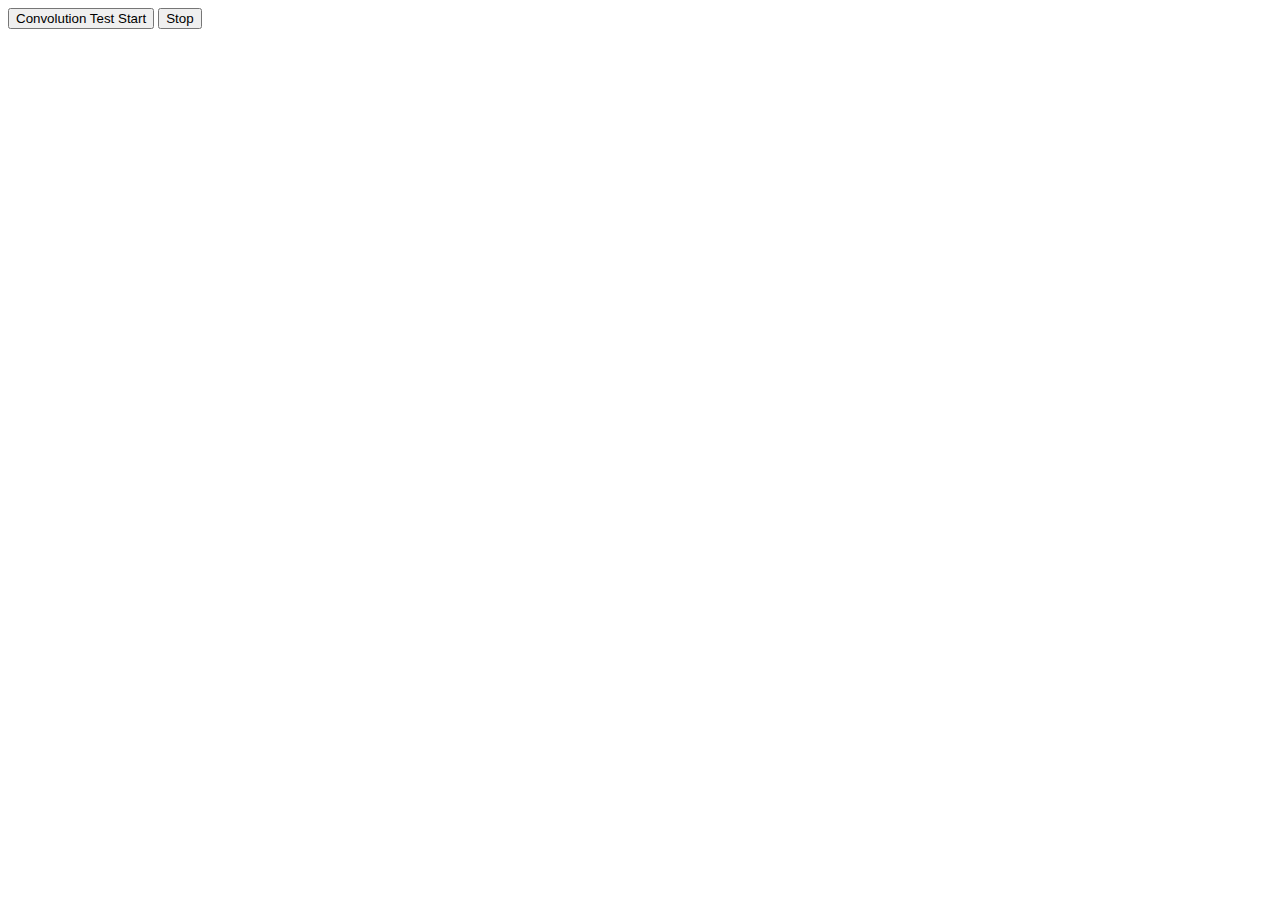
<file: convnetjs/demo/speedtest.html>
<!doctype html>
<html lang="en">
<head>
  <meta charset="utf-8">
  <meta http-equiv="X-UA-Compatible" content="IE=edge,chrome=1">
  <title>Simple speed test</title>
  <meta name="description" content="">
  <meta name="author" content="">

<script src="../build/convnet.js"></script>

<script>

function logEvent(str) {
  console.log(str);
  var d = document.createElement('div');
  d.innerHTML = str;
  document.getElementById('result').appendChild(d);
}

n = 0;
dtall = 0;
function runExample() {

  var t0 = +new Date();
  layer.forward(x);
  //layer.backward();
  var t1 = +new Date();
  var diff = t1 - t0;
  dtall += diff;
  n++;

  logEvent('ran example ' + n + ' in ' + diff + 'ms, estimated average = ' + (dtall / n).toFixed(3) + 'ms');
}

function start() {

  // Conv Layer definition used in convnet benchmarks
  opt = { in_sx:128, in_sy:128, in_depth:3, sx:11, filters:96, stride: 1, pad: 0};
  layer = new convnetjs.ConvLayer(opt);
  x = new convnetjs.Vol(128, 128, 3);

  run1i = setInterval(runExample, 5); // start
}
</script>
</head>
<body>
  <button onclick="start()">Convolution Test Start</button>
  <button onclick="window.clearInterval(run1i);">Stop</button>
  <div id="result"></div>
</body>
</html>
</file>
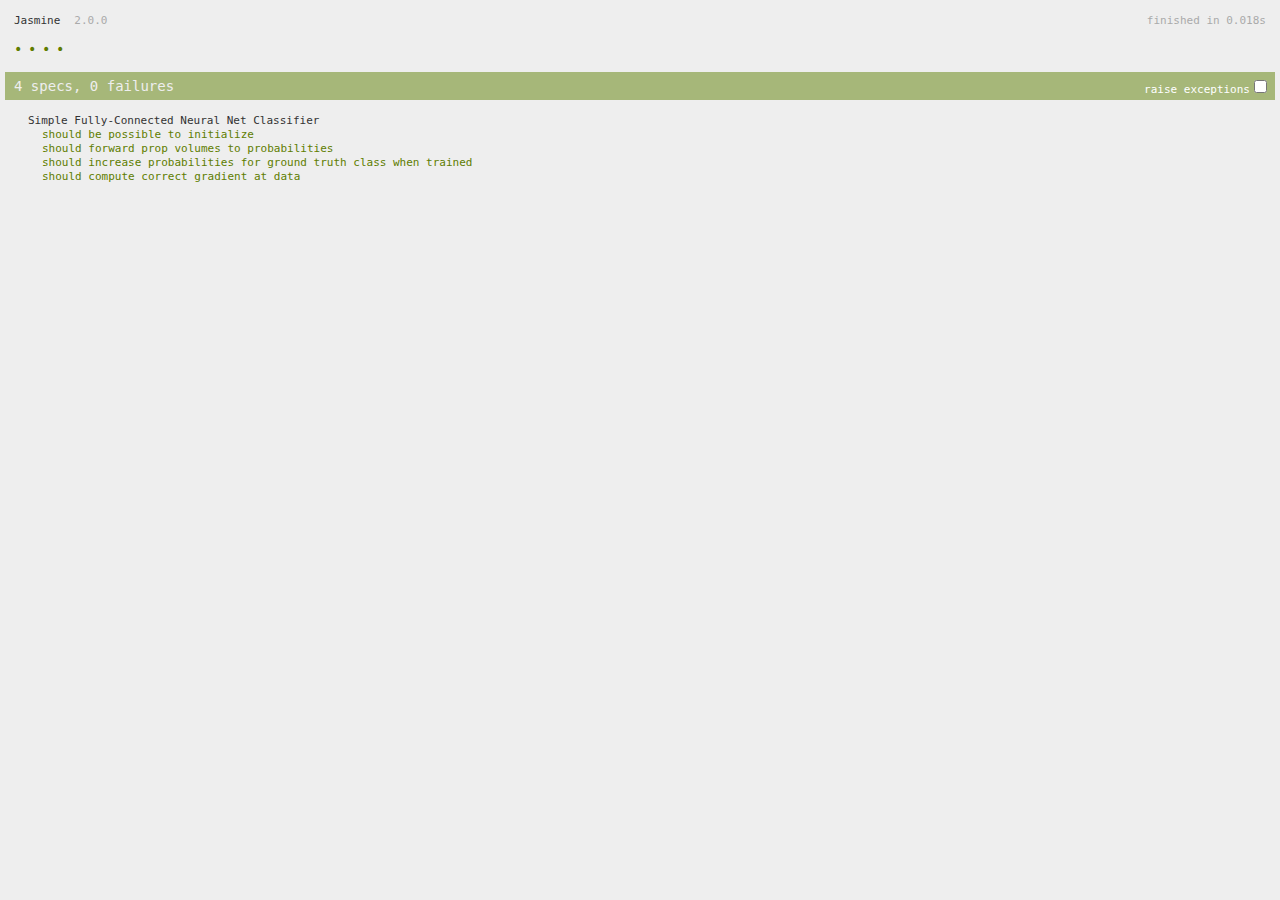
<file: convnetjs/test/jasmine/SpecRunner.html>
<!DOCTYPE HTML>
<html>
<head>
  <meta http-equiv="Content-Type" content="text/html; charset=UTF-8">
  <title>Jasmine Spec Runner v2.0.0</title>

  <link rel="shortcut icon" type="image/png" href="lib/jasmine-2.0.0/jasmine_favicon.png">
  <link rel="stylesheet" type="text/css" href="lib/jasmine-2.0.0/jasmine.css">

  <script type="text/javascript" src="lib/jasmine-2.0.0/jasmine.js"></script>
  <script type="text/javascript" src="lib/jasmine-2.0.0/jasmine-html.js"></script>
  <script type="text/javascript" src="lib/jasmine-2.0.0/boot.js"></script>

  <!-- include source files here... -->
  <script type="text/javascript" src="../../build/convnet.js"></script>

  <!-- include spec files here... -->
  <script type="text/javascript" src="spec/NeuralNetSpec.js"></script>

</head>

<body>
</body>
</html>
</file>
<file: css/main.css>
/* Copyright 2013 The Chromium Authors. All rights reserved.
 * Use of this source code is governed by a BSD-style license that can be
 * found in the LICENSE file. */

html,body{
  padding: 0;
  margin: 0;
  width: 100%;
  height: 100%;
}

.icon {
  -webkit-user-select: none;
  display: inline-block;
}

.icon-offline {
  content: -webkit-image-set(
      url(default_100_percent/offline/100-error-offline.png) 1x,
      url(default_200_percent/offline/200-error-offline.png) 2x);
  position: relative;
}

.hidden {
  display: none;
}

/* Offline page */
.offline .interstitial-wrapper {
  color: #2b2b2b;
  font-size: 1em;
  line-height: 1.55;
  margin: 0 auto;
  max-width: 600px;
  padding-top: 100px;
  width: 100%;
}

.offline .runner-container {
  height: 150px;
  max-width: 600px;
  overflow: hidden;
  position: absolute;
  top: 35px;
  width: 44px;
}

.offline .runner-canvas {
  height: 150px;
  max-width: 600px;
  opacity: 1;
  overflow: hidden;
  position: absolute;
  top: 0;
  z-index: 2;
}

.offline .controller {
  background: rgba(247,247,247, .1);
  height: 100vh;
  left: 0;
  position: absolute;
  top: 0;
  width: 100vw;
  z-index: 1;
}

#offline-resources {
  display: none;
}

@media (max-width: 420px) {
  .suggested-left > #control-buttons,
  .suggested-right > #control-buttons {
    float: none;
  }

  .snackbar {
    left: 0;
    bottom: 0;
    width: 100%;
    border-radius: 0;
  }
}

@media (max-height: 350px) {
  h1 {
    margin: 0 0 15px;
  }

  .icon-offline {
    margin: 0 0 10px;
  }

  .interstitial-wrapper {
    margin-top: 5%;
  }

  .nav-wrapper {
    margin-top: 30px;
  }
}

@media (min-width: 600px) and (max-width: 736px) and (orientation: landscape) {
  .offline .interstitial-wrapper {
    margin-left: 0;
    margin-right: 0;
  }
}

@media (min-width: 420px) and (max-width: 736px) and
       (min-height: 240px) and (max-height: 420px) and
       (orientation:landscape) {
  .interstitial-wrapper {
    margin-bottom: 100px;
  }
}

@media (min-height: 240px) and (orientation: landscape) {
  .offline .interstitial-wrapper {
    margin-bottom: 90px;
  }

  .icon-offline {
    margin-bottom: 20px;
  }
}

@media (max-height: 320px) and (orientation: landscape) {
  .icon-offline {
    margin-bottom: 0;
  }

  .offline .runner-container {
    top: 10px;
  }
}

@media (max-width: 240px) {
  button {
    padding-left: 12px;
    padding-right: 12px;
  }

  .interstitial-wrapper {
    overflow: inherit;
    padding: 0 8px;
  }
}

@media (max-width: 120px) {
  button {
    width: auto;
  }
}

@-webkit-keyframes intro {
    from { width: 44 px }
    to { width: 600px }
}
</file>
<file: css/game.css>
.flexc{
    display:flex;
    flex-direction: row;
    justify-content:space-between;
}

.flexi{
    margin:10px;
}

.flexc1{
    display:flex;
    flex-direction:column;
    align-items:center;
}

.new_a{
    background-color: #008d05;
    border: none;
    color: rgb(255, 255, 255);
    padding: 12px 28px;
    border-radius: 8px;
    text-align: center;
    text-decoration: none;
    display: inline-block;
    font-size: 16px;
}

.new_a:hover {
    background-color: #dbfadc; /* Green */
    border:  #008d05;
    color: rgb(0, 0, 0);
    padding: 12px 28px;
    border-radius: 8px;
    text-align: center;
    text-decoration: none;
    display: inline-block;
    font-size: 16px;
}

a.disabled {
    pointer-events: none;
    cursor: default;
  }

input[type="file"] {
    display: none;
}
</file>
<file: convnetjs/test/jasmine/lib/jasmine-2.0.0/jasmine.css>
body { background-color: #eeeeee; padding: 0; margin: 5px; overflow-y: scroll; }

.html-reporter { font-size: 11px; font-family: Monaco, "Lucida Console", monospace; line-height: 14px; color: #333333; }
.html-reporter a { text-decoration: none; }
.html-reporter a:hover { text-decoration: underline; }
.html-reporter p, .html-reporter h1, .html-reporter h2, .html-reporter h3, .html-reporter h4, .html-reporter h5, .html-reporter h6 { margin: 0; line-height: 14px; }
.html-reporter .banner, .html-reporter .symbol-summary, .html-reporter .summary, .html-reporter .result-message, .html-reporter .spec .description, .html-reporter .spec-detail .description, .html-reporter .alert .bar, .html-reporter .stack-trace { padding-left: 9px; padding-right: 9px; }
.html-reporter .banner .version { margin-left: 14px; }
.html-reporter #jasmine_content { position: fixed; right: 100%; }
.html-reporter .version { color: #aaaaaa; }
.html-reporter .banner { margin-top: 14px; }
.html-reporter .duration { color: #aaaaaa; float: right; }
.html-reporter .symbol-summary { overflow: hidden; *zoom: 1; margin: 14px 0; }
.html-reporter .symbol-summary li { display: inline-block; height: 8px; width: 14px; font-size: 16px; }
.html-reporter .symbol-summary li.passed { font-size: 14px; }
.html-reporter .symbol-summary li.passed:before { color: #5e7d00; content: "\02022"; }
.html-reporter .symbol-summary li.failed { line-height: 9px; }
.html-reporter .symbol-summary li.failed:before { color: #b03911; content: "x"; font-weight: bold; margin-left: -1px; }
.html-reporter .symbol-summary li.disabled { font-size: 14px; }
.html-reporter .symbol-summary li.disabled:before { color: #bababa; content: "\02022"; }
.html-reporter .symbol-summary li.pending { line-height: 17px; }
.html-reporter .symbol-summary li.pending:before { color: #ba9d37; content: "*"; }
.html-reporter .exceptions { color: #fff; float: right; margin-top: 5px; margin-right: 5px; }
.html-reporter .bar { line-height: 28px; font-size: 14px; display: block; color: #eee; }
.html-reporter .bar.failed { background-color: #b03911; }
.html-reporter .bar.passed { background-color: #a6b779; }
.html-reporter .bar.skipped { background-color: #bababa; }
.html-reporter .bar.menu { background-color: #fff; color: #aaaaaa; }
.html-reporter .bar.menu a { color: #333333; }
.html-reporter .bar a { color: white; }
.html-reporter.spec-list .bar.menu.failure-list, .html-reporter.spec-list .results .failures { display: none; }
.html-reporter.failure-list .bar.menu.spec-list, .html-reporter.failure-list .summary { display: none; }
.html-reporter .running-alert { background-color: #666666; }
.html-reporter .results { margin-top: 14px; }
.html-reporter.showDetails .summaryMenuItem { font-weight: normal; text-decoration: inherit; }
.html-reporter.showDetails .summaryMenuItem:hover { text-decoration: underline; }
.html-reporter.showDetails .detailsMenuItem { font-weight: bold; text-decoration: underline; }
.html-reporter.showDetails .summary { display: none; }
.html-reporter.showDetails #details { display: block; }
.html-reporter .summaryMenuItem { font-weight: bold; text-decoration: underline; }
.html-reporter .summary { margin-top: 14px; }
.html-reporter .summary ul { list-style-type: none; margin-left: 14px; padding-top: 0; padding-left: 0; }
.html-reporter .summary ul.suite { margin-top: 7px; margin-bottom: 7px; }
.html-reporter .summary li.passed a { color: #5e7d00; }
.html-reporter .summary li.failed a { color: #b03911; }
.html-reporter .summary li.pending a { color: #ba9d37; }
.html-reporter .description + .suite { margin-top: 0; }
.html-reporter .suite { margin-top: 14px; }
.html-reporter .suite a { color: #333333; }
.html-reporter .failures .spec-detail { margin-bottom: 28px; }
.html-reporter .failures .spec-detail .description { background-color: #b03911; }
.html-reporter .failures .spec-detail .description a { color: white; }
.html-reporter .result-message { padding-top: 14px; color: #333333; white-space: pre; }
.html-reporter .result-message span.result { display: block; }
.html-reporter .stack-trace { margin: 5px 0 0 0; max-height: 224px; overflow: auto; line-height: 18px; color: #666666; border: 1px solid #ddd; background: white; white-space: pre; }
</file>
